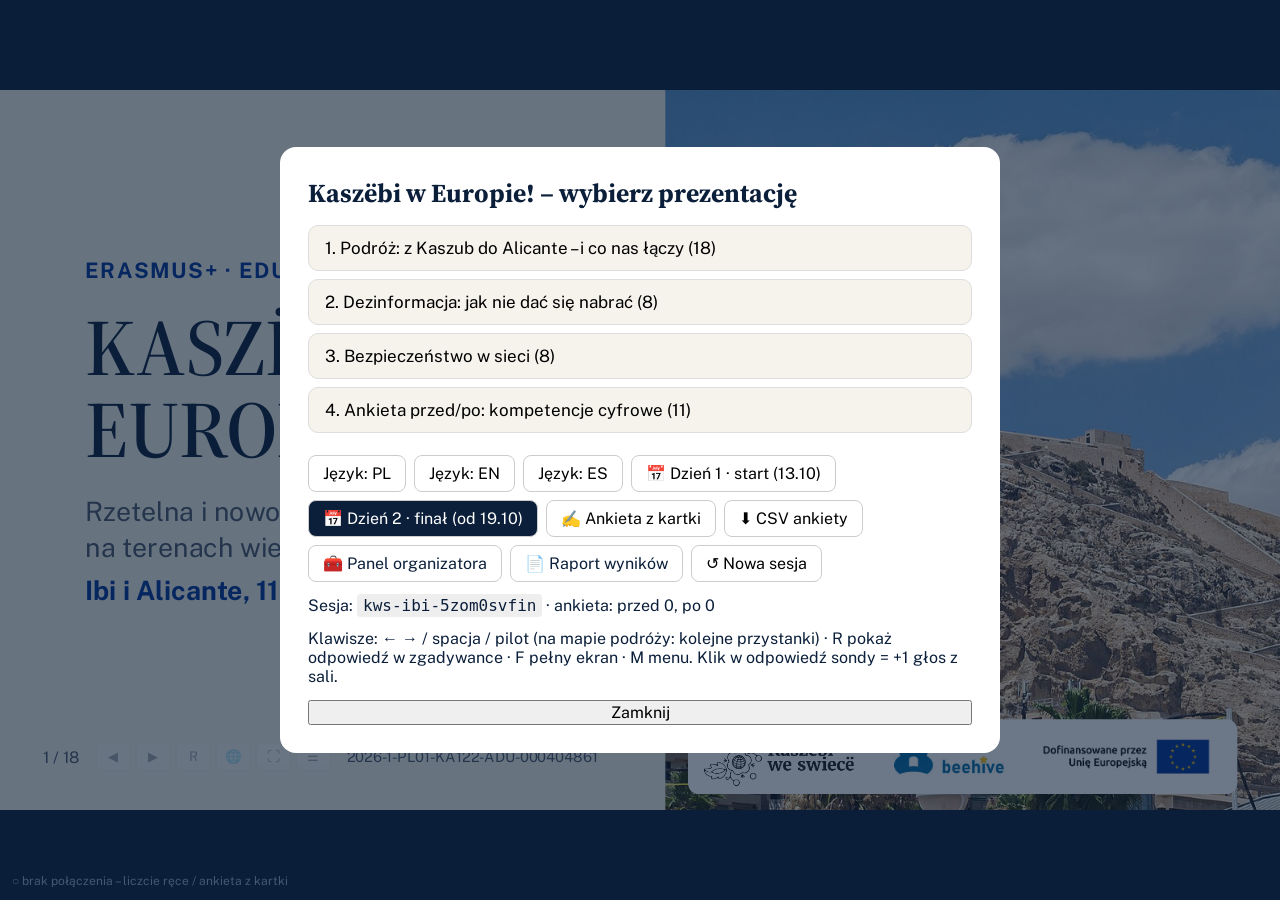
<file: index.html>
<!doctype html>
<html lang="pl">
<head>
<meta charset="utf-8">
<meta name="viewport" content="width=device-width,initial-scale=1">
<title>Kaszëbi w Europie! – prezentacje</title>
<link rel="preconnect" href="https://fonts.googleapis.com">
<link href="https://fonts.googleapis.com/css2?family=Public+Sans:wght@400;700&family=Source+Serif+4:wght@600&display=swap" rel="stylesheet">
<link rel="stylesheet" href="vendor/maplibre-gl.css">
<link rel="stylesheet" href="style.css?v=80">
</head>
<body>
<div id="viewport"></div>
<div id="nav"><button id="prev">←</button><span id="pos"></span><button id="next">→</button></div>
<div id="chrome">
  <button data-act="prev">◀</button><button data-act="next">▶</button>
  <button data-act="reveal">R</button><button data-act="full">⛶</button><button data-act="menu">☰ Menu</button>
</div>
<div id="live"></div>
<div id="menu"><div class="card" id="menucard"></div></div>
<script src="qrcode.min.js"></script>
<script src="data.js?v=80"></script>
<script src="credits.js?v=80"></script>
<script src="vendor/maplibre-gl.js"></script>
<script src="common.js?v=80"></script>
<script src="survey.js?v=80"></script>
<script src="maps.js?v=80"></script>
<script src="app.js?v=80"></script>
</body>
</html>
</file>
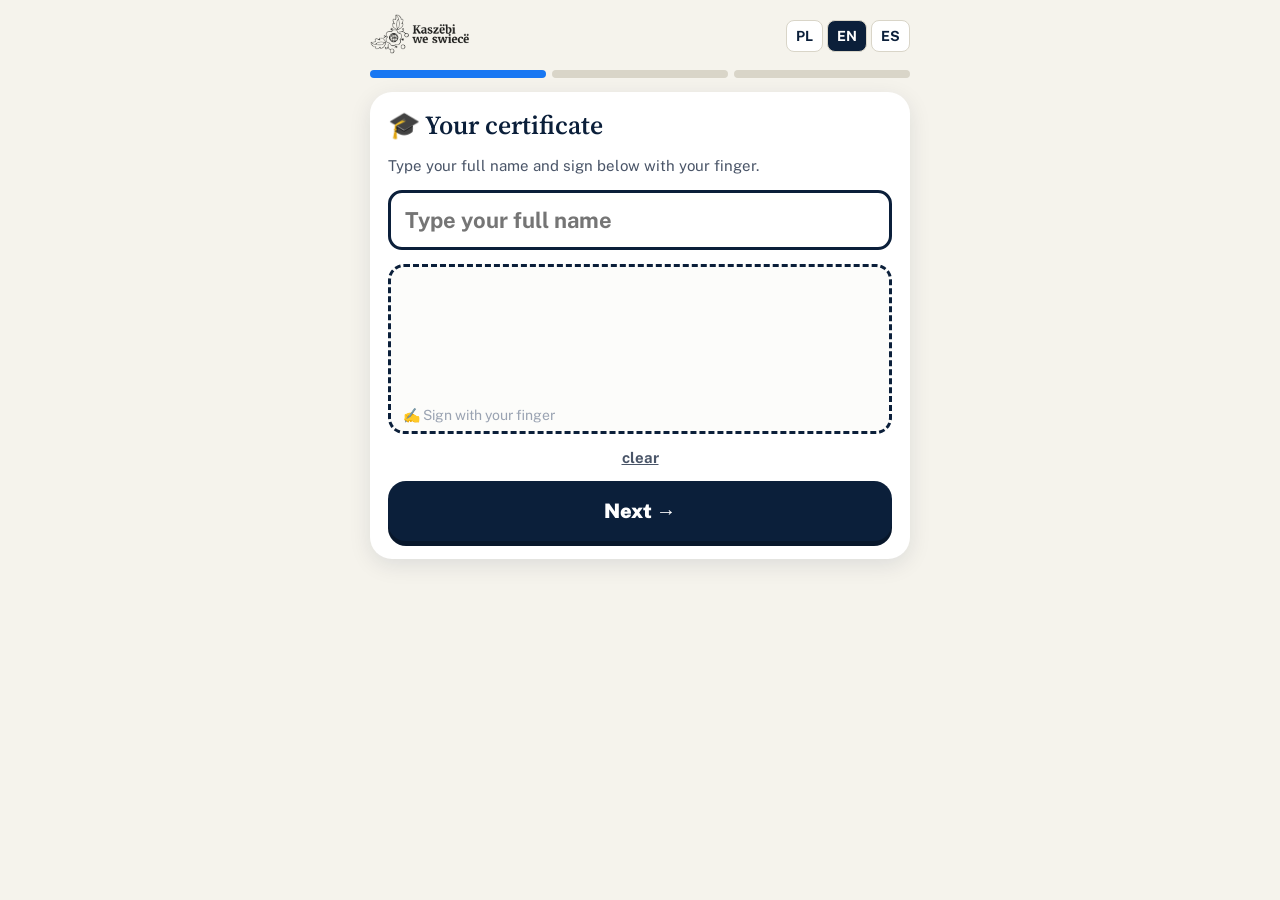
<file: cert.html>
<!doctype html>
<html lang="pl">
<head>
<meta charset="utf-8">
<meta name="viewport" content="width=device-width,initial-scale=1,maximum-scale=1">
<title>Certyfikat – Kaszëbi w Europie!</title>
<link href="https://fonts.googleapis.com/css2?family=Public+Sans:wght@400;700;900&family=Source+Serif+4:wght@600&display=swap" rel="stylesheet">
<style>
  * { box-sizing: border-box; margin: 0; }
  body { background: #F5F3EC; color: #0B1F3A; font-family: 'Public Sans', Arial, sans-serif; padding: 14px; }
  .app { max-width: 540px; margin: 0 auto; }
  .top { display: flex; justify-content: space-between; align-items: center; margin-bottom: 12px; }
  .top img { height: 40px; }
  .langs button { border: 1px solid #D9D5C8; background: #fff; border-radius: 8px; padding: 7px 9px; font: 700 14px 'Public Sans'; margin-left: 4px; color: #0B1F3A; }
  .langs button.on { background: #0B1F3A; color: #fff; }
  .steps { display: flex; gap: 6px; margin-bottom: 14px; }
  .steps i { flex: 1; height: 8px; border-radius: 4px; background: #D9D5C8; }
  .steps i.on { background: #1877F2; }
  .card { background: #fff; border-radius: 22px; padding: 18px; box-shadow: 0 6px 22px rgba(11,31,58,.1); display: flex; flex-direction: column; gap: 14px; }
  h1 { font: 600 26px/1.2 'Source Serif 4', Georgia, serif; }
  .hint { font-size: 15px; color: #4A5568; line-height: 1.4; }
  input.name { font: 700 22px 'Public Sans'; padding: 14px; border-radius: 14px; border: 3px solid #0B1F3A; width: 100%; }
  textarea { font: 17px/1.4 'Public Sans'; padding: 12px; border-radius: 14px; border: 2px solid #D9D5C8; min-height: 110px; width: 100%; }
  .padwrap { position: relative; border: 3px dashed #0B1F3A; border-radius: 16px; height: 170px; touch-action: none; background: #FCFCFA; }
  .padwrap canvas { width: 100%; height: 100%; display: block; }
  .padwrap span { position: absolute; left: 12px; bottom: 8px; color: #9AA3B2; font-size: 14px; pointer-events: none; }
  .btn { display: flex; align-items: center; justify-content: center; gap: 10px; width: 100%; min-height: 60px; border-radius: 18px; border: 0; font: 900 20px 'Public Sans'; background: #0B1F3A; color: #fff; box-shadow: 0 5px 0 #08172B; text-decoration: none; }
  .btn.fb { background: #1877F2; box-shadow: 0 5px 0 #0E5BC2; font-size: 22px; min-height: 70px; }
  .btn.ghost { background: #fff; color: #0B1F3A; border: 2px solid #D9D5C8; box-shadow: none; font-weight: 700; font-size: 17px; min-height: 52px; }
  .btn:disabled { opacity: .5; }
  .link { background: none; border: 0; color: #4A5568; font: 700 15px 'Public Sans'; text-decoration: underline; }
  .chips { display: flex; flex-wrap: wrap; gap: 8px; }
  .chip { font: 14px 'Public Sans'; padding: 8px 12px; border-radius: 99px; background: #fff; border: 1px solid #D9D5C8; color: #0B1F3A; }
  .a4prev { width: 100%; overflow: hidden; border-radius: 6px; box-shadow: 0 4px 16px rgba(0,0,0,.15); background: #fff; }
  .a4prev .cert { transform-origin: top left; }
  #preview { width: 100%; border-radius: 14px; box-shadow: 0 4px 16px rgba(0,0,0,.15); }
  .guide { display: grid; gap: 8px; margin: 4px 0 12px; }
  .gstep { display: flex; gap: 12px; align-items: center; background: #fff; border: 2px solid #E3E0D5; border-radius: 16px; padding: 12px; font-size: 17px; line-height: 1.35; }
  .gstep b { flex: none; width: 36px; height: 36px; border-radius: 50%; background: #1877F2; color: #fff; display: grid; place-items: center; font: 900 18px 'Public Sans'; }
  textarea.copied { min-height: 90px; font-size: 15px; background: #F7F7F4; margin: 8px 0 2px; }
  #guide { display: grid; gap: 8px; }
  .ok { background: #DDF1E4; border-radius: 14px; padding: 14px; font-weight: 700; line-height: 1.4; }
  @media print { body { background: #fff; padding: 0; } .app { display: none; } }
</style>
</head>
<body>
<div class="app">
  <div class="top"><a id="home"><img src="img/kaszebi-logo.png" alt="Kaszëbi we swiecë"></a><div class="langs" id="langs"></div></div>
  <div class="steps" id="steps"></div>
  <div id="main"></div>
</div>
<div class="certs" id="cert"></div>

<script src="data.js?v=80"></script>
<script src="common.js?v=80"></script>
<script src="cert-print.js?v=80"></script>
<script>
  if (!params.get('lang') && store('kws-lang')) LANG = store('kws-lang');
  const topic = params.get('t');
  // Foundation logo = home: the participant's task list for this session.
  document.getElementById('home').href = topic ? `vote.html?lang=${LANG}&t=${topic}` : 'lang.html';
  const C = {
    s1: T('Twój certyfikat', 'Your certificate', 'Tu certificado'),
    s1h: T('Wpisz imię i nazwisko, a poniżej podpisz się palcem.', 'Type your full name and sign below with your finger.', 'Escribe tu nombre y firma abajo con el dedo.'),
    sign: T('✍️ Podpisz się palcem', '✍️ Sign with your finger', '✍️ Firma con el dedo'),
    clear: T('wyczyść', 'clear', 'borrar'),
    next: T('Dalej', 'Next', 'Siguiente'),
    s2: T('Opis na Facebooka', 'Your Facebook text', 'Tu texto para Facebook'),
    s2h: T('Zmień tekst albo zostaw nasz. Dodamy do niego informację o projekcie.', 'Change the text or keep ours. We add the project information to it.', 'Cambia el texto o deja el nuestro. Le añadimos la información del proyecto.'),
    s3: T('Gotowe! Pochwal się', 'Done! Show it off', '¡Listo! Compártelo'),
    s3h: T('Zrób dwa kroki, a potem dodasz post na Facebooku.', 'Do these two steps, then add the post on Facebook.', 'Haz estos dos pasos y luego publica en Facebook.'),
    defaultText: T('Wróciłam/em z Hiszpanii z nową wiedzą: jak rozpoznać oszustwa w sieci i nie dać się nabrać na fake newsy! 🇵🇱🇪🇸', 'Back from Spain with new skills: how to spot online scams and not fall for fake news! 🇵🇱🇪🇸', '¡Vuelvo de España sabiendo detectar estafas en internet y no caer en bulos! 🇵🇱🇪🇸'),
    starters: [T('Najbardziej zaskoczyło mnie… ', 'What surprised me most… ', 'Lo que más me sorprendió… '), T('Polecam taki wyjazd, bo… ', 'I recommend a trip like this because… ', 'Recomiendo un viaje así porque… ')],
    saveImg: T('Zapisz certyfikat do zdjęć', 'Save the certificate to photos', 'Guardar el certificado en fotos'),
    saveHint: T('Bez podpisów, gotowy na Facebooka. iPhone: wybierz „Zapisz obraz”.', 'No signatures, ready for Facebook. iPhone: choose “Save Image”.', 'Sin firmas, listo para Facebook. iPhone: elige «Guardar imagen».'),
    savedOk: T('Certyfikat zapisany w telefonie', 'Certificate saved on your phone', 'Certificado guardado en el teléfono'),
    copy: T('Kopiuj opis do Facebooka', 'Copy the text for Facebook', 'Copiar el texto para Facebook'),
    copiedOk: T('Opis skopiowany. Jest w pamięci telefonu.', 'Text copied. It is in your phone’s memory.', 'Texto copiado. Está en la memoria del teléfono.'),
    copyManual: T('Zaznacz tekst poniżej i skopiuj go.', 'Select the text below and copy it.', 'Selecciona el texto de abajo y cópialo.'),
    copyAgain: T('kopiuj jeszcze raz', 'copy again', 'copiar otra vez'),
    guide: [T('Otwórz Facebooka i kliknij „Co słychać?”', 'Open Facebook and tap “What’s on your mind?”', 'Abre Facebook y pulsa «¿Qué estás pensando?»'),
      T('Przytrzymaj palec na polu tekstu i wybierz „Wklej”', 'Press and hold the text box and choose “Paste”', 'Mantén pulsado el cuadro de texto y elige «Pegar»'),
      T('Kliknij „Zdjęcie”, wybierz certyfikat i zdjęcia z wyjazdu, potem „Opublikuj”', 'Tap “Photo”, pick the certificate and trip photos, then “Post”', 'Pulsa «Foto», elige el certificado y las fotos del viaje y luego «Publicar»')],
    openFb: T('Otwórz Facebooka', 'Open Facebook', 'Abrir Facebook'),
    forPrint: T('Certyfikat do druku', 'Certificate to print', 'Certificado para imprimir'),
    pdf: T('Zapisz certyfikat (PDF)', 'Save the certificate (PDF)', 'Guardar el certificado (PDF)'),
    signed: T('✓ podpisano', '✓ signed', '✓ firmado'),
    sign2: T('Mobilność Erasmus+ „KASZËBI W EUROPIE!” · Ibi i Alicante 2026 · @Kaszëbi we swiecë · Współfinansowane przez Unię Europejską #ErasmusPlus #KaszëbiWEuropie #Cyberbezpieczeństwo', 'Erasmus+ mobility “KASZËBI IN EUROPE!” · Ibi and Alicante 2026 · @Kaszëbi we swiecë · Co-funded by the European Union #ErasmusPlus #KaszëbiWEuropie', 'Movilidad Erasmus+ «KASZËBI EN EUROPA» · Ibi y Alicante 2026 · @Kaszëbi we swiecë · Cofinanciado por la Unión Europea #ErasmusPlus #KaszëbiWEuropie')
  };
  const st = store('kws-cert') || { step: 0, name: '', sig: '', text: '' };
  // Preview (?pv=<step>): a sample participant at that step, never saved over the real one on this device.
  const pv = params.get('pv');
  if (pv !== null) Object.assign(st, { step: +pv || 0, name: 'Anna Kowalska', sig: '', text: '' });
  const saveSt = () => { if (pv === null) store('kws-cert', st); };
  const main = document.getElementById('main');

  function langs() {
    const el = document.getElementById('langs'); el.innerHTML = '';
    ['pl', 'en', 'es'].forEach((l) => el.append(h('button', { class: l === LANG ? 'on' : '', onclick: () => { LANG = l; store('kws-lang', l); draw(); } }, l.toUpperCase())));
    document.getElementById('steps').innerHTML = [0, 1, 2].map((i) => `<i class="${i <= st.step ? 'on' : ''}"></i>`).join('');
  }

  function pad(container) {
    const cv = h('canvas'), wrap = h('div', { class: 'padwrap' }, cv, h('span', {}, L(C.sign)));
    container.append(wrap);
    const ctx = cv.getContext('2d');
    requestAnimationFrame(() => {
      const r = cv.getBoundingClientRect(), k = devicePixelRatio || 1;
      cv.width = r.width * k; cv.height = r.height * k; ctx.scale(k, k);
      ctx.lineWidth = 3; ctx.lineCap = 'round'; ctx.lineJoin = 'round'; ctx.strokeStyle = '#0B1F3A';
      if (st.sig) { const im = new Image(); im.onload = () => ctx.drawImage(im, 0, 0, r.width, r.height); im.src = st.sig; }
    });
    let on = false;
    const pt = (e) => { const r = cv.getBoundingClientRect(); return [e.clientX - r.left, e.clientY - r.top]; };
    cv.addEventListener('pointerdown', (e) => { on = true; cv.setPointerCapture(e.pointerId); const [x, y] = pt(e); ctx.beginPath(); ctx.moveTo(x, y); });
    cv.addEventListener('pointermove', (e) => { if (!on) return; const [x, y] = pt(e); ctx.lineTo(x, y); ctx.stroke(); });
    cv.addEventListener('pointerup', () => { on = false; st.sig = cv.toDataURL('image/png'); saveSt(); });
    return () => { ctx.clearRect(0, 0, cv.width, cv.height); st.sig = ''; saveSt(); };
  }

  function draw() {
    langs(); main.innerHTML = '';
    const card = h('div', { class: 'card' }); main.append(card);
    if (st.step === 0) {
      const inp = h('input', { class: 'name', value: st.name, placeholder: L(UI.certName), autocomplete: 'name' });
      inp.oninput = () => { st.name = inp.value; saveSt(); };
      card.append(h('h1', {}, '🎓 ' + L(C.s1)), h('p', { class: 'hint' }, L(C.s1h)), inp);
      const clear = pad(card);
      card.append(h('button', { class: 'link', onclick: () => { clear(); } }, L(C.clear)),
        h('button', { class: 'btn', onclick: () => { if (!st.name.trim()) { inp.focus(); return; } st.step = 1; saveSt(); draw(); } }, L(C.next) + ' →'));
    } else if (st.step === 1) {
      // Step 2: the participant writes the Facebook text first.
      if (!st.text) st.text = L(C.defaultText);
      const ta = h('textarea', {}); ta.value = st.text; ta.oninput = () => { st.text = ta.value; saveSt(); };
      card.append(h('h1', {}, '✏️ ' + L(C.s2)), h('p', { class: 'hint' }, L(C.s2h)), ta,
        h('div', { class: 'chips' }, C.starters.map((t) => h('button', { class: 'chip', onclick: () => { ta.value += '\n' + L(t); st.text = ta.value; saveSt(); ta.focus(); } }, '+ ' + L(t).trim()))),
        h('button', { class: 'btn', onclick: () => { st.step = 2; saveSt(); draw(); } }, L(C.next) + ' →'),
        h('button', { class: 'link', onclick: () => { st.step = 0; saveSt(); draw(); } }, '← ' + L(C.s1)));
    } else {
      // Step 3: save the masked certificate, copy the text, then a 3-step guide for the Facebook post.
      const saveBtn = h('button', { class: 'btn fb', onclick: () => saveImage(saveBtn) }, '① ' + L(C.saveImg));
      const copyBtn = h('button', { class: 'btn fb', onclick: () => copyText() }, '② ' + L(C.copy));
      const a4 = h('div', { class: 'a4prev' }); a4.innerHTML = certHtml(st.name, st.sig, bossData());
      requestAnimationFrame(() => { const k = a4.clientWidth / a4.firstElementChild.offsetWidth; a4.firstElementChild.style.transform = `scale(${k})`; a4.style.height = a4.firstElementChild.offsetHeight * k + 'px'; });
      card.append(h('h1', {}, '🎉 ' + L(C.s3)), h('p', { class: 'hint' }, L(C.s3h)),
        saveBtn, h('p', { class: 'hint', id: 'saved' }, st.saved ? '✓ ' + L(C.savedOk) : L(C.saveHint)),
        copyBtn, h('div', { id: 'guide' }));
      if (st.copied) showGuide();
      card.append(h('h1', { style: 'margin-top:14px;font-size:21px' }, '🎓 ' + L(C.forPrint)), a4,
        h('button', { class: 'btn ghost', onclick: printCert }, '⬇ ' + L(C.pdf)),
        h('button', { class: 'link', onclick: () => { st.step = 1; saveSt(); draw(); } }, '← ' + L(C.s2)));
    }
  }

  function postText() { return [(st.text || L(C.defaultText)).trim(), L(C.sign2), window.FB.event].filter(Boolean).join('\n\n'); }
  async function saveImage(btn) {
    btn.disabled = true;
    const f = new File([await makeImage()], 'certyfikat-kaszebi-w-europie.jpg', { type: 'image/jpeg' });
    let ok = false;
    try {
      // Phones: the share sheet's "Save image" puts it in the gallery, where Facebook's photo picker finds it.
      if (/Android|iPhone|iPad/i.test(navigator.userAgent) && navigator.canShare && navigator.canShare({ files: [f] })) { await navigator.share({ files: [f] }); ok = true; }
      else { const a = h('a', { href: URL.createObjectURL(f), download: f.name }); document.body.append(a); a.click(); a.remove(); ok = true; }
    } catch (e) { /* closed the share sheet */ }
    if (ok) { st.saved = true; saveSt(); document.getElementById('saved').textContent = '✓ ' + L(C.savedOk); }
    btn.disabled = false;
  }
  async function copyText() {
    let ok = true;
    try { await navigator.clipboard.writeText(postText()); } catch (e) { ok = false; }
    st.copied = true; saveSt(); showGuide(ok);
    // Organiser summary: count participants who got to the Facebook step (no personal data, just the device).
    if (topic && !store('kws-fb-sent-' + topic)) { Live.sendSure(topic, { k: 'fb', d: deviceId() }, null, 6).then((r) => { if (r) store('kws-fb-sent-' + topic, 1); }); }
  }
  function showGuide(ok = true) {
    const g = document.getElementById('guide'); if (!g) return;
    const box = h('textarea', { readonly: true, class: 'copied' }); box.value = postText();
    g.innerHTML = '';
    g.append(h('p', { class: 'ok' }, ok ? '✓ ' + L(C.copiedOk) : L(C.copyManual)), box,
      h('button', { class: 'link', onclick: () => copyText() }, '📋 ' + L(C.copyAgain)),
      h('div', { class: 'guide' }, C.guide.map((t, i) => h('div', { class: 'gstep' }, h('b', {}, String(i + 1)), h('span', {}, L(t))))),
      h('a', { class: 'btn fb', href: 'https://www.facebook.com/', target: '_blank' }, 'f  ' + L(C.openFb)));
    g.scrollIntoView({ behavior: 'smooth', block: 'start' });
  }

  const load = (src) => new Promise((r) => { if (!src) return r(null); const i = new Image(); i.onload = () => r(i); i.onerror = () => r(null); i.src = src; });
  function wrap(x, text, cx, y, maxW, lh) {
    let line = '';
    for (const w of text.split(' ')) { const t = line + w + ' '; if (x.measureText(t).width > maxW && line) { x.fillText(line.trim(), cx, y); line = w + ' '; y += lh; } else line = t; }
    x.fillText(line.trim(), cx, y); return y;
  }
  // 1080×840 picture for Facebook: the certificate with signatures masked.
  async function makeImage() {
    const c = document.createElement('canvas'); c.width = 1080; c.height = 840;
    const x = c.getContext('2d');
    // Certificate card in the printed design (classic diploma): navy double frame, gold inner line, centred text.
    x.fillStyle = '#F5F3EC'; x.fillRect(0, 0, 1080, 1350);
    x.fillStyle = '#fff'; x.fillRect(40, 40, 1000, 760);
    x.strokeStyle = '#0B1F3A'; x.lineWidth = 8; x.strokeRect(52, 52, 976, 736);
    x.lineWidth = 2; x.strokeRect(66, 66, 948, 708);
    x.strokeStyle = '#E5B800'; x.lineWidth = 1.5; x.strokeRect(75, 75, 930, 690);
    const boss = bossData();
    const [logo, eu, bb, sig, bsig, stamp] = await Promise.all([load('img/kaszebi-logo.png'), load('img/eu-pl.jpg'), load('img/bluebeehive.jpg'), load(st.sig), load(boss.sig), load(boss.stamp)]);
    x.textAlign = 'center';
    x.fillStyle = '#003399'; x.font = '700 17px "Public Sans", Arial'; if ('letterSpacing' in x) x.letterSpacing = '4px';
    x.fillText(L(UI.certKick).toUpperCase(), 540, 124); if ('letterSpacing' in x) x.letterSpacing = '0px';
    x.fillStyle = '#0B1F3A'; x.font = '600 56px "Source Serif 4", Georgia, serif'; x.fillText(L(UI.certTitle), 540, 192);
    const nm = st.name.trim() || '…';
    x.font = `italic 500 ${nm.length > 26 ? 44 : 56}px "Source Serif 4", Georgia, serif`; x.fillText(nm, 540, 274);
    x.fillStyle = '#E5B800'; x.fillRect(250, 294, 580, 2.5);
    x.font = '400 20px "Public Sans", Arial'; x.fillStyle = '#26334A';
    let y = wrap(x, L(UI.certBody), 540, 336, 860, 28) + 44;
    // Two short competence columns: digital skills and cybersecurity.
    const cols = [
      [T('Kompetencje cyfrowe', 'Digital skills', 'Competencias digitales'), T('tablet, aplikacje, kody QR', 'tablet, apps, QR codes', 'tableta, apps, códigos QR'), T('AI: Copilot / ChatGPT', 'AI: Copilot / ChatGPT', 'IA: Copilot / ChatGPT'), T('Google Lens, fact-checking', 'Google Lens, fact-checking', 'Google Lens, verificación')],
      [T('Cyberbezpieczeństwo', 'Cybersecurity', 'Ciberseguridad'), T('phishing, SMS, deepfake', 'phishing, texts, deepfakes', 'phishing, SMS, deepfakes'), T('silne hasła, 2FA, BLIK', 'strong passwords, 2FA', 'contraseñas seguras, 2FA'), T('bezpieczny telefon i dane', 'safe phone and data', 'móvil y datos seguros')]
    ];
    cols.forEach((col, i) => col.forEach((t, j) => {
      x.font = j ? '400 19px "Public Sans", Arial' : '700 17px "Public Sans", Arial'; x.fillStyle = j ? '#26334A' : '#003399';
      x.fillText(j ? L(t) : L(t).toUpperCase(), 310 + i * 460, y + j * 27);
    }));
    // Signatures: participant left, president (stamp under signature) right — same as the printed certificate.
    const line = 652, px = 330, bx = 750;
    const put = (img, cx, hh, maxW) => { const w = Math.min(maxW, hh * img.width / img.height); x.drawImage(img, cx - w / 2, line - 4 - hh, w, hh); };
    // Public post: real signatures and the stamp stay off the picture (they appear only on the printed PDF).
    x.font = 'italic 600 26px "Source Serif 4", Georgia, serif'; x.fillStyle = '#6A7385';
    if (sig) x.fillText(L(C.signed), px, line - 16);
    if (stamp || bsig) x.fillText(L(C.signed), bx, line - 16);
    x.fillStyle = '#0B1F3A'; x.fillRect(px - 150, line, 300, 1.5); x.fillRect(bx - 150, line, 300, 1.5);
    x.font = '400 14px "Public Sans", Arial'; x.fillText(L(UI.certSignP), px, line + 22); x.fillText(L(UI.certSignBoss), bx, line + 22);
    // Logo row as on the consent form: foundation + Blue Beehive left, EU right.
    const lw = logo ? 52 * logo.width / logo.height : 0;
    if (logo) x.drawImage(logo, 110, 700, lw, 52);
    if (bb) x.drawImage(bb, 130 + lw, 707, 40 * bb.width / bb.height, 40);
    if (eu) x.drawImage(eu, 970 - 52 * eu.width / eu.height, 700, 52 * eu.width / eu.height, 52);
    return new Promise((r) => c.toBlob(r, 'image/jpeg', 0.9));
  }

  function printCert() {
    // President's signature/stamp come from this device's storage (added on prezes.html); without them the line stays empty.
    const b = this && this.tagName ? this : null, t = b && b.textContent;
    if (b) { b.disabled = true; b.textContent = '⏳ PDF…'; }
    certPdf([{ name: st.name, sig: st.sig, boss: bossData() }], 'certyfikat-kaszebi-w-europie.pdf')
      .catch(() => { document.getElementById('cert').innerHTML = certHtml(st.name, st.sig, bossData()); setTimeout(print, 300); })
      .finally(() => { if (b) { b.disabled = false; b.textContent = t; } });
  }
  draw();
</script>
</body>
</html>
</file>
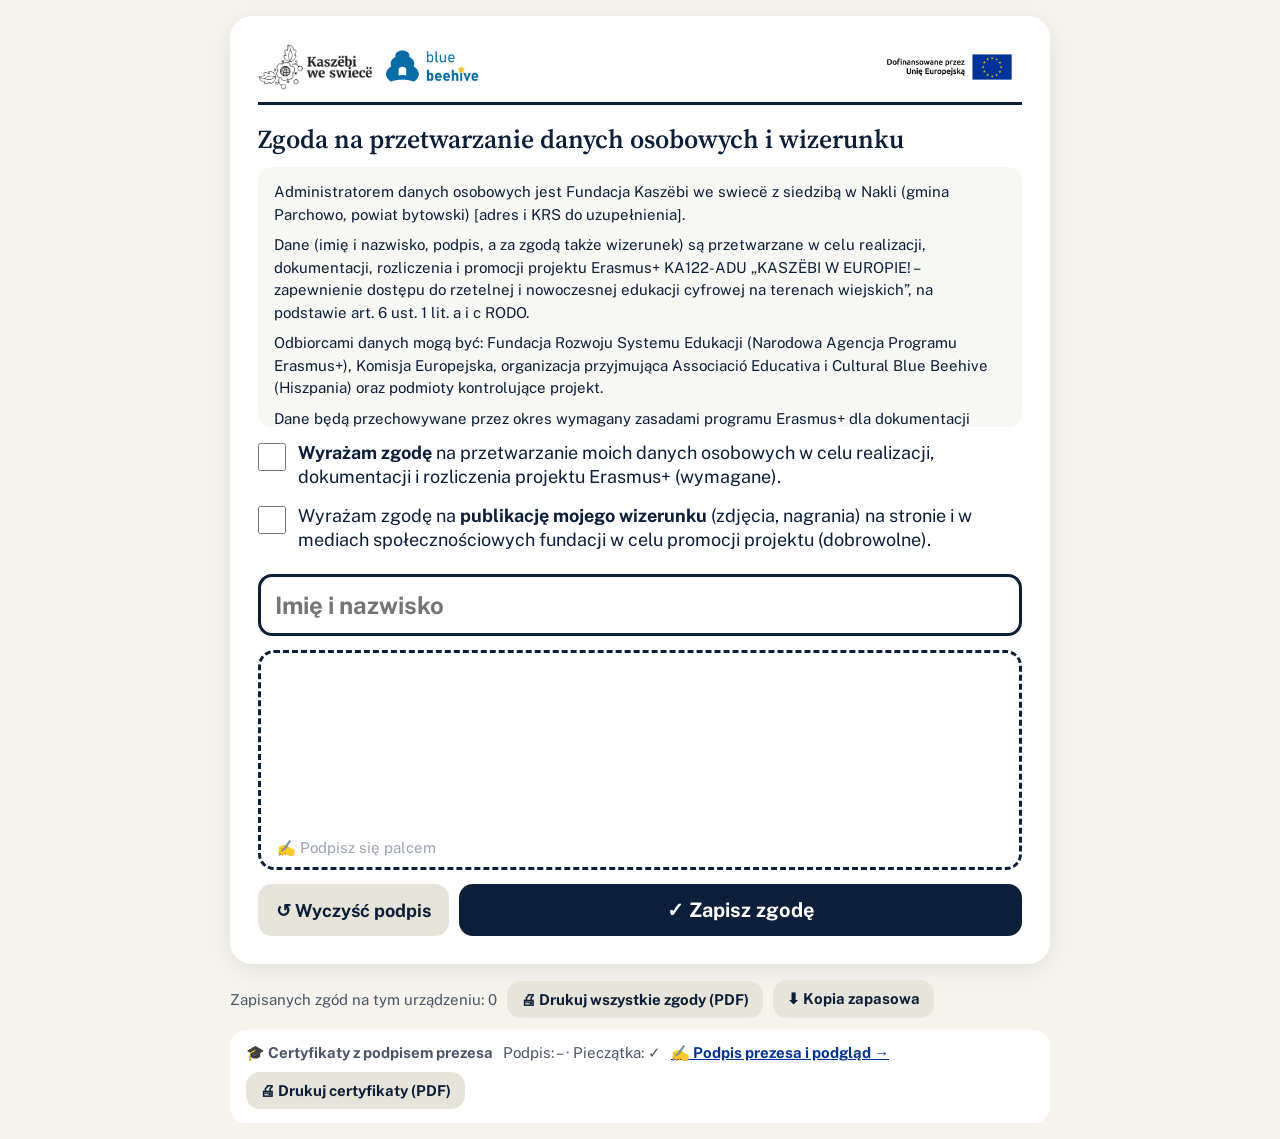
<file: consent.html>
<!doctype html>
<html lang="pl">
<head>
<meta charset="utf-8">
<meta name="viewport" content="width=device-width,initial-scale=1,maximum-scale=1">
<title>Zgody RODO – Kaszëbi w Europie!</title>
<link href="https://fonts.googleapis.com/css2?family=Public+Sans:wght@400;700;900&family=Source+Serif+4:wght@600&display=swap" rel="stylesheet">
<style>
  * { box-sizing: border-box; margin: 0; }
  body { font-family: 'Public Sans', Arial, sans-serif; color: #0B1F3A; background: #F5F3EC; padding: 16px; }
  .page { max-width: 820px; margin: 0 auto; background: #fff; border-radius: 22px; padding: 28px; box-shadow: 0 6px 24px rgba(11,31,58,.08); }
  header { display: flex; align-items: center; gap: 14px; border-bottom: 3px solid #0B1F3A; padding-bottom: 12px; margin-bottom: 16px; flex-wrap: wrap; }
  header img { height: 46px; } header .eu { margin-left: auto; }
  h1 { font: 600 26px 'Source Serif 4', Georgia, serif; margin-bottom: 10px; }
  .clause { font-size: 15px; line-height: 1.5; background: #F7F7F4; border-radius: 14px; padding: 14px 16px; max-height: 260px; overflow: auto; }
  .clause p { margin-bottom: 8px; }
  label.ck { display: flex; gap: 12px; align-items: flex-start; font-size: 18px; margin: 14px 0; line-height: 1.35; }
  label.ck input { width: 28px; height: 28px; flex: none; margin-top: 2px; }
  input.name { width: 100%; font: 700 24px 'Public Sans'; padding: 14px; border-radius: 14px; border: 3px solid #0B1F3A; margin: 8px 0 14px; }
  .padwrap { position: relative; border: 3px dashed #0B1F3A; border-radius: 16px; background: #fff; height: 220px; touch-action: none; }
  .padwrap canvas { width: 100%; height: 100%; display: block; border-radius: 14px; }
  .padwrap span { position: absolute; left: 16px; bottom: 10px; color: #9AA3B2; font-size: 15px; pointer-events: none; }
  .row { display: flex; gap: 10px; margin-top: 14px; flex-wrap: wrap; }
  button { font: 700 18px 'Public Sans'; padding: 14px 18px; border-radius: 14px; border: 0; background: #E7E4DA; color: #0B1F3A; }
  button.main { background: #0B1F3A; color: #fff; flex: 1; font-size: 20px; }
  .ok { background: #DDF1E4; border-radius: 14px; padding: 14px; font-weight: 700; margin-top: 12px; display: none; }
  .admin { max-width: 820px; margin: 16px auto 0; font-size: 15px; color: #4A5568; display: flex; gap: 10px; align-items: center; flex-wrap: wrap; }
  .admin button { font-size: 15px; padding: 10px 14px; }
  .admin.boss { background: #fff; border-radius: 16px; padding: 14px 16px; margin-top: 12px; }
  .admin.boss label { display: flex; flex-direction: column; gap: 4px; font-size: 14px; }
  .print { display: none; }
  @media print {
    body { background: #fff; padding: 0; } .page, .admin { display: none; } .print { display: block; }
    .sheet { page-break-after: always; padding: 10mm 6mm; font-size: 12px; line-height: 1.45; }
    .sheet img.sig { height: 70px; border-bottom: 1px solid #000; }
  }
</style>
</head>
<body>
<div class="page">
  <header><img src="img/kaszebi-logo.png" alt=""><img src="img/bluebeehive.jpg" alt="" style="height:36px"><img class="eu" src="img/eu-pl.jpg" alt=""></header>
  <h1>Zgoda na przetwarzanie danych osobowych i wizerunku</h1>
  <div class="clause" id="clause"></div>
  <label class="ck"><input type="checkbox" id="c1"> <span><b>Wyrażam zgodę</b> na przetwarzanie moich danych osobowych w celu realizacji, dokumentacji i rozliczenia projektu Erasmus+ (wymagane).</span></label>
  <label class="ck"><input type="checkbox" id="c2"> <span>Wyrażam zgodę na <b>publikację mojego wizerunku</b> (zdjęcia, nagrania) na stronie i w mediach społecznościowych fundacji w celu promocji projektu (dobrowolne).</span></label>
  <input class="name" id="name" placeholder="Imię i nazwisko" autocomplete="off">
  <div class="padwrap"><canvas id="pad"></canvas><span>✍️ Podpisz się palcem</span></div>
  <div class="row"><button id="clear">↺ Wyczyść podpis</button><button class="main" id="save">✓ Zapisz zgodę</button></div>
  <div class="ok" id="ok"></div>
</div>
<div class="admin"><span id="count"></span><button id="print">🖨 Drukuj wszystkie zgody (PDF)</button><button id="backup">⬇ Kopia zapasowa</button></div>
<div class="admin boss">
  <b>🎓 Certyfikaty z podpisem prezesa</b>
  <span id="bossInfo"></span>
  <a href="prezes.html" style="font-weight:700;color:#003399">✍️ Podpis prezesa i podgląd →</a>
  <button id="certs">🖨 Drukuj certyfikaty (PDF)</button>
</div>
<div class="print" id="printArea"></div>
<div class="certs" id="certArea"></div>

<script src="data.js?v=80"></script>
<script src="common.js?v=80"></script>
<script src="cert-print.js?v=80"></script>
<script>
  LANG = 'pl'; // organiser station: consents and certificates print in Polish
  // Consents stay on this tablet only (never sent over the internet); print them as PDF for the project files.
  const CLAUSE = [
    'Administratorem danych osobowych jest Fundacja Kaszëbi we swiecë z siedzibą w Nakli (gmina Parchowo, powiat bytowski) [adres i KRS do uzupełnienia].',
    'Dane (imię i nazwisko, podpis, a za zgodą także wizerunek) są przetwarzane w celu realizacji, dokumentacji, rozliczenia i promocji projektu Erasmus+ KA122-ADU „KASZËBI W EUROPIE! – zapewnienie dostępu do rzetelnej i nowoczesnej edukacji cyfrowej na terenach wiejskich”, na podstawie art. 6 ust. 1 lit. a i c RODO.',
    'Odbiorcami danych mogą być: Fundacja Rozwoju Systemu Edukacji (Narodowa Agencja Programu Erasmus+), Komisja Europejska, organizacja przyjmująca Associació Educativa i Cultural Blue Beehive (Hiszpania) oraz podmioty kontrolujące projekt.',
    'Dane będą przechowywane przez okres wymagany zasadami programu Erasmus+ dla dokumentacji projektu, a dane przetwarzane na podstawie zgody do czasu jej wycofania.',
    'Przysługuje Pani/Panu prawo dostępu do danych, ich sprostowania, usunięcia, ograniczenia przetwarzania, wycofania zgody w dowolnym momencie (bez wpływu na wcześniejsze przetwarzanie) oraz wniesienia skargi do Prezesa Urzędu Ochrony Danych Osobowych.',
    'Podanie danych jest dobrowolne, ale niezbędne do udziału w projekcie. Zgoda na publikację wizerunku jest całkowicie dobrowolna. Ankieta ewaluacyjna jest anonimowa.'
  ];
  document.getElementById('clause').innerHTML = CLAUSE.map((p) => `<p>${p}</p>`).join('');
  const KEY = 'kws-consents';
  const list = () => store(KEY) || [];

  // Finger signature pad
  const cv = document.getElementById('pad'), ctx = cv.getContext('2d');
  let drawing = false, dirty = false;
  function size() { const r = cv.getBoundingClientRect(), k = devicePixelRatio || 1; cv.width = r.width * k; cv.height = r.height * k; ctx.scale(k, k); ctx.lineWidth = 3.2; ctx.lineCap = 'round'; ctx.lineJoin = 'round'; ctx.strokeStyle = '#0B1F3A'; }
  size(); addEventListener('resize', () => { if (!dirty) size(); });
  const pt = (e) => { const r = cv.getBoundingClientRect(); return [e.clientX - r.left, e.clientY - r.top]; };
  cv.addEventListener('pointerdown', (e) => { drawing = true; dirty = true; cv.setPointerCapture(e.pointerId); const [x, y] = pt(e); ctx.beginPath(); ctx.moveTo(x, y); });
  cv.addEventListener('pointermove', (e) => { if (!drawing) return; const [x, y] = pt(e); ctx.lineTo(x, y); ctx.stroke(); });
  addEventListener('pointerup', () => { drawing = false; });
  document.getElementById('clear').onclick = () => { ctx.clearRect(0, 0, cv.width, cv.height); dirty = false; };

  function refresh() { document.getElementById('count').textContent = `Zapisanych zgód na tym urządzeniu: ${list().length}`; }
  document.getElementById('save').onclick = () => {
    const name = document.getElementById('name').value.trim();
    if (!document.getElementById('c1').checked) { alert('Zaznacz zgodę na przetwarzanie danych (wymagane).'); return; }
    if (!name) { document.getElementById('name').focus(); return; }
    if (!dirty) { alert('Podpisz się palcem w ramce.'); return; }
    const all = list();
    all.push({ name, image: document.getElementById('c2').checked, sig: cv.toDataURL('image/png'), at: new Date().toISOString() });
    store(KEY, all);
    const ok = document.getElementById('ok'); ok.style.display = 'block'; ok.textContent = `✓ Dziękujemy, ${name}! Zgoda zapisana. Następna osoba może się podpisać.`;
    document.getElementById('name').value = ''; document.getElementById('c1').checked = false; document.getElementById('c2').checked = false;
    ctx.clearRect(0, 0, cv.width, cv.height); dirty = false; refresh(); scrollTo(0, 0);
  };
  document.getElementById('print').onclick = () => {
    const pa = document.getElementById('printArea');
    pa.innerHTML = list().map((c) => `<div class="sheet"><h2 style="font-family:Georgia">Zgoda na przetwarzanie danych osobowych i wizerunku</h2>
      ${CLAUSE.map((p) => `<p>${p}</p>`).join('')}
      <p>☑ Zgoda na przetwarzanie danych w celu realizacji projektu</p><p>${c.image ? '☑' : '☐'} Zgoda na publikację wizerunku</p>
      <p><b>${c.name}</b> · ${new Date(c.at).toLocaleString('pl-PL')}</p><img class="sig" src="${c.sig}" alt=""></div>`).join('');
    document.getElementById('certArea').innerHTML = '';
    setPage('A4 portrait', 12); print();
  };
  // President's signature and stamp are added on prezes.html; kept in this browser only, never uploaded.
  const BOSS = 'kws-boss';
  const boss = () => store(BOSS) || {};
  function bossInfo() { const b = bossData(); document.getElementById('bossInfo').textContent = `Podpis: ${b.sig ? '✓' : '–'} · Pieczątka: ${b.stamp ? '✓' : '–'}`; }
  document.getElementById('certs').onclick = () => {
    const all = list(); if (!all.length) { alert('Brak zapisanych osób.'); return; }
    const b = document.getElementById('certs'), t = b.textContent; b.disabled = true; b.textContent = '⏳ PDF…';
    certPdf(all.map((c) => ({ name: c.name, sig: c.sig, boss: bossData() })), 'certyfikaty-kaszebi-w-europie.pdf')
      .catch(() => alert('Nie udało się utworzyć PDF. Sprawdź internet i spróbuj ponownie.'))
      .finally(() => { b.disabled = false; b.textContent = t; });
  };
  bossInfo();
  document.getElementById('backup').onclick = () => {
    const a = document.createElement('a');
    a.href = URL.createObjectURL(new Blob([JSON.stringify(list(), null, 1)], { type: 'application/json' }));
    a.download = 'zgody-rodo-kaszebi-w-europie.json'; a.click();
  };
  refresh();
</script>
</body>
</html>
</file>
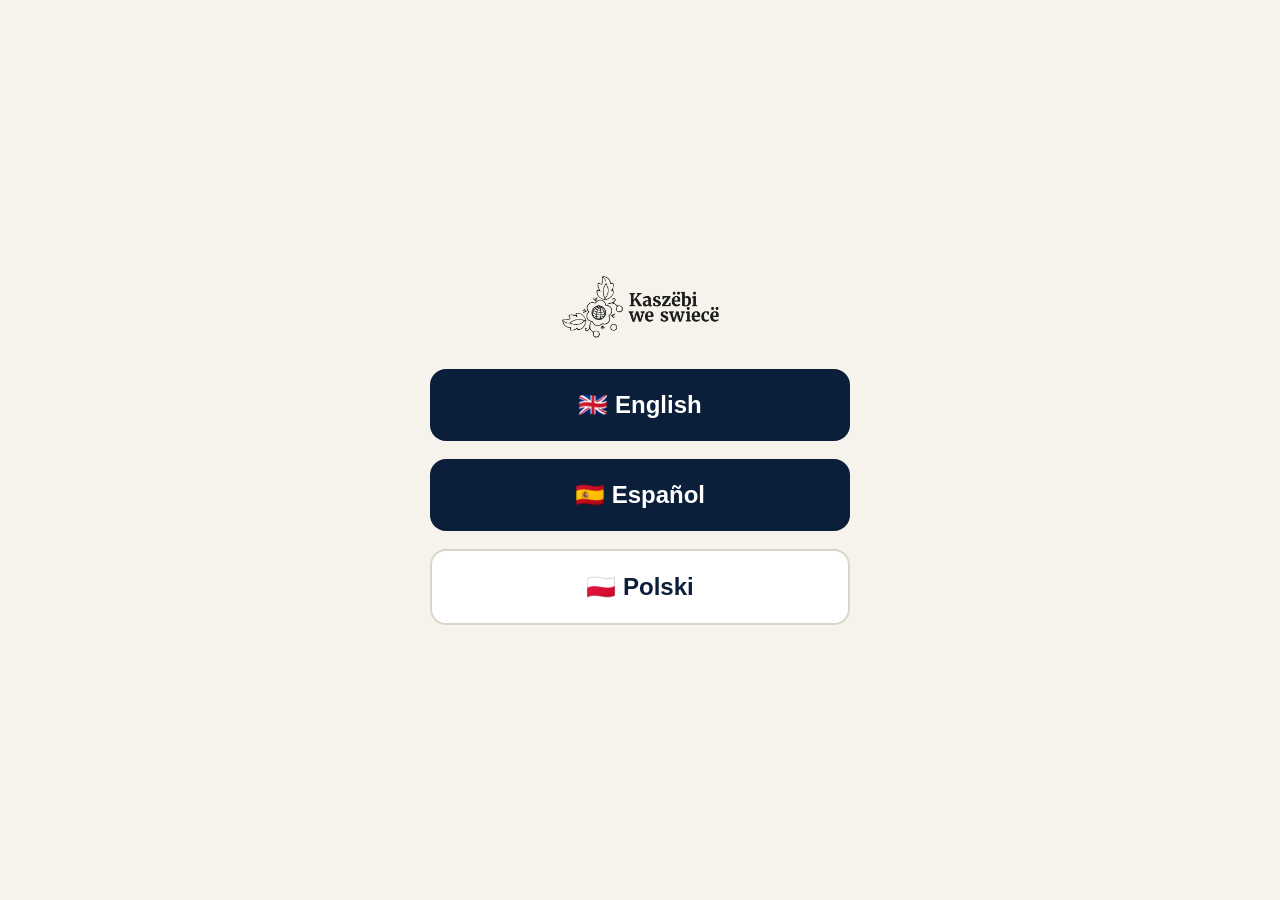
<file: lang.html>
<!doctype html>
<html lang="en">
<head>
<meta charset="utf-8">
<meta name="viewport" content="width=device-width,initial-scale=1">
<title>Kaszëbi w Europie! – language</title>
<style>
  body { margin: 0; min-height: 100vh; background: #F5F3EC; color: #0B1F3A; font-family: Arial, sans-serif; display: flex; flex-direction: column; align-items: center; justify-content: center; gap: 18px; padding: 24px; box-sizing: border-box; }
  img { height: 64px; margin-bottom: 12px; }
  a { display: block; width: min(420px, 100%); padding: 22px; border-radius: 16px; background: #0B1F3A; color: #fff; text-decoration: none; font-size: 24px; font-weight: 700; text-align: center; box-sizing: border-box; }
  a.alt { background: #fff; color: #0B1F3A; border: 2px solid #D9D5C8; }
</style>
</head>
<body>
<img src="img/kaszebi-logo.png" alt="Kaszëbi we swiecë">
<a id="en" class="">🇬🇧 English</a>
<a id="es" class="">🇪🇸 Español</a>
<a id="pl" class="alt">🇵🇱 Polski</a>
<script>
  const p = new URLSearchParams(location.search);
  ['en', 'es', 'pl'].forEach((l) => {
    const q = new URLSearchParams({ d: p.get('d') || 'p1', s: p.get('s') || '0', lang: l, view: '1' });
    if (p.get('t')) q.set('t', p.get('t'));
    document.getElementById(l).href = 'index.html?' + q;
  });
</script>
</body>
</html>
</file>
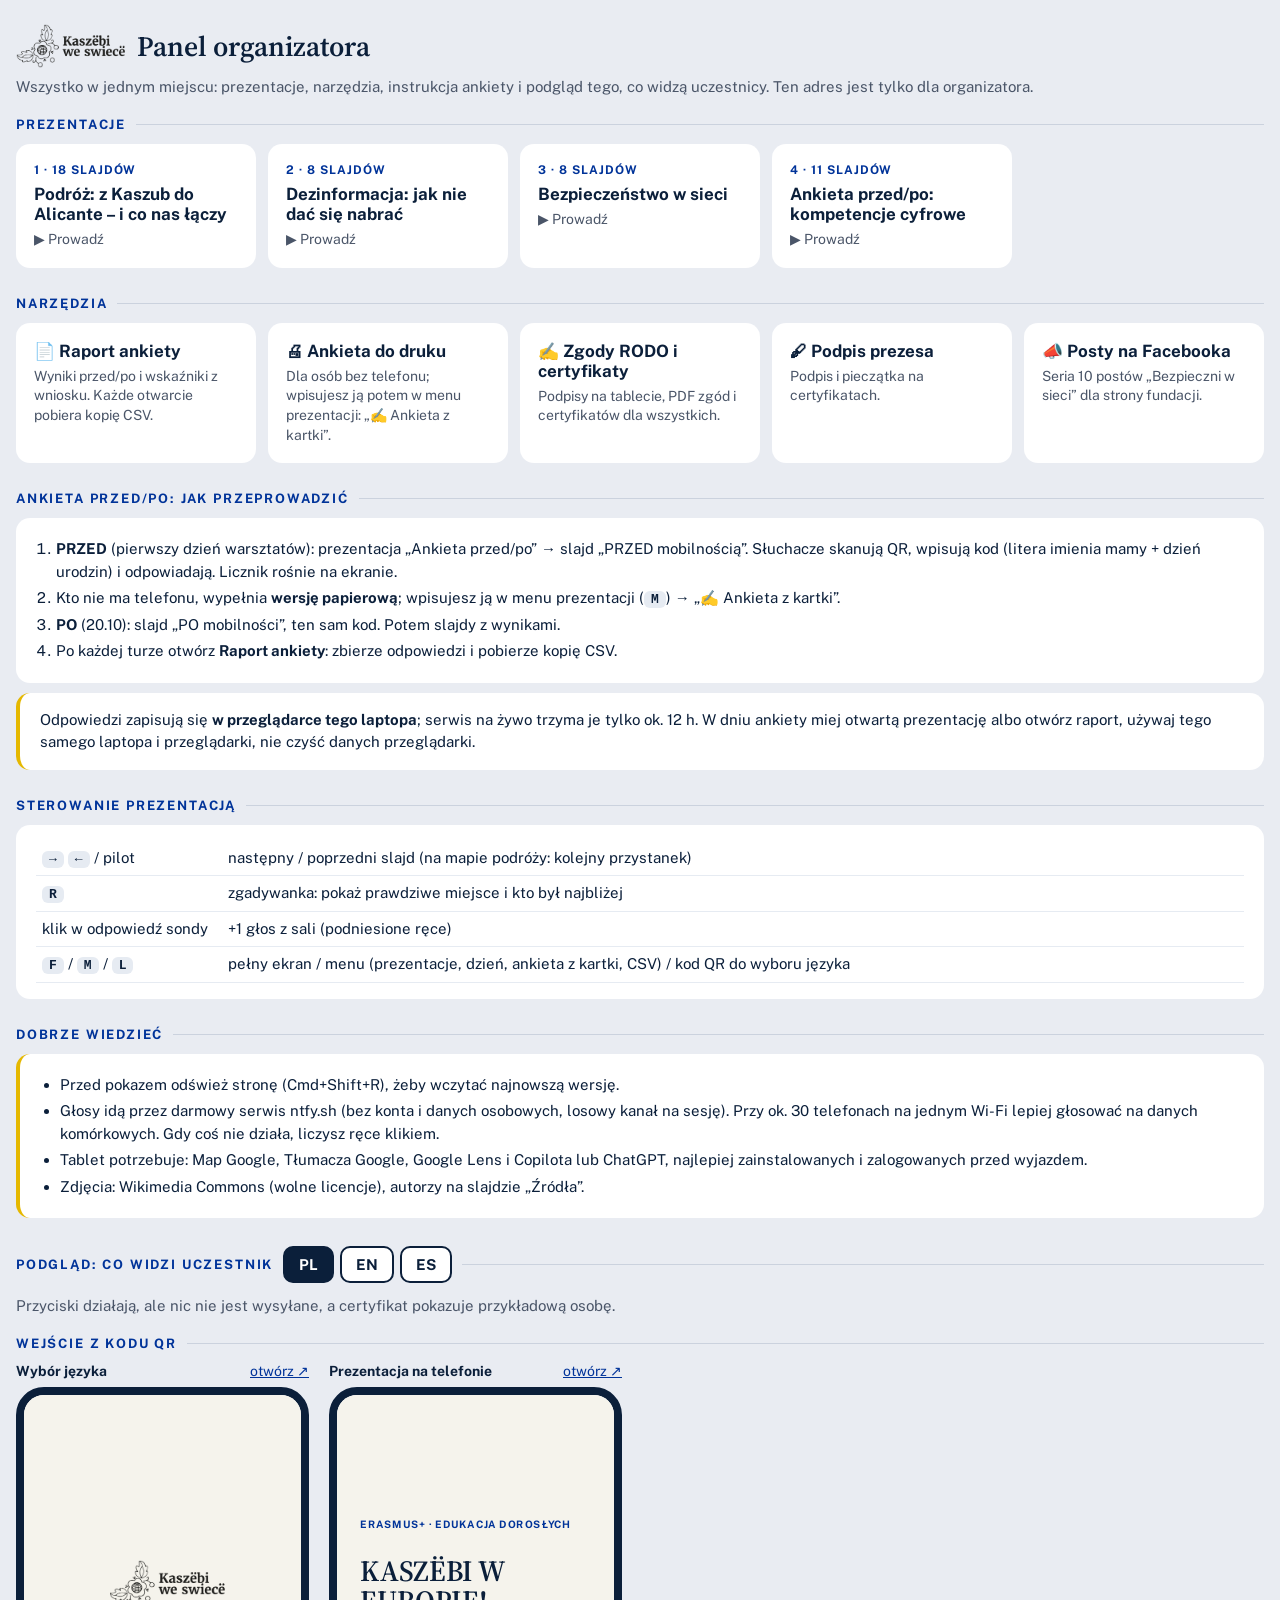
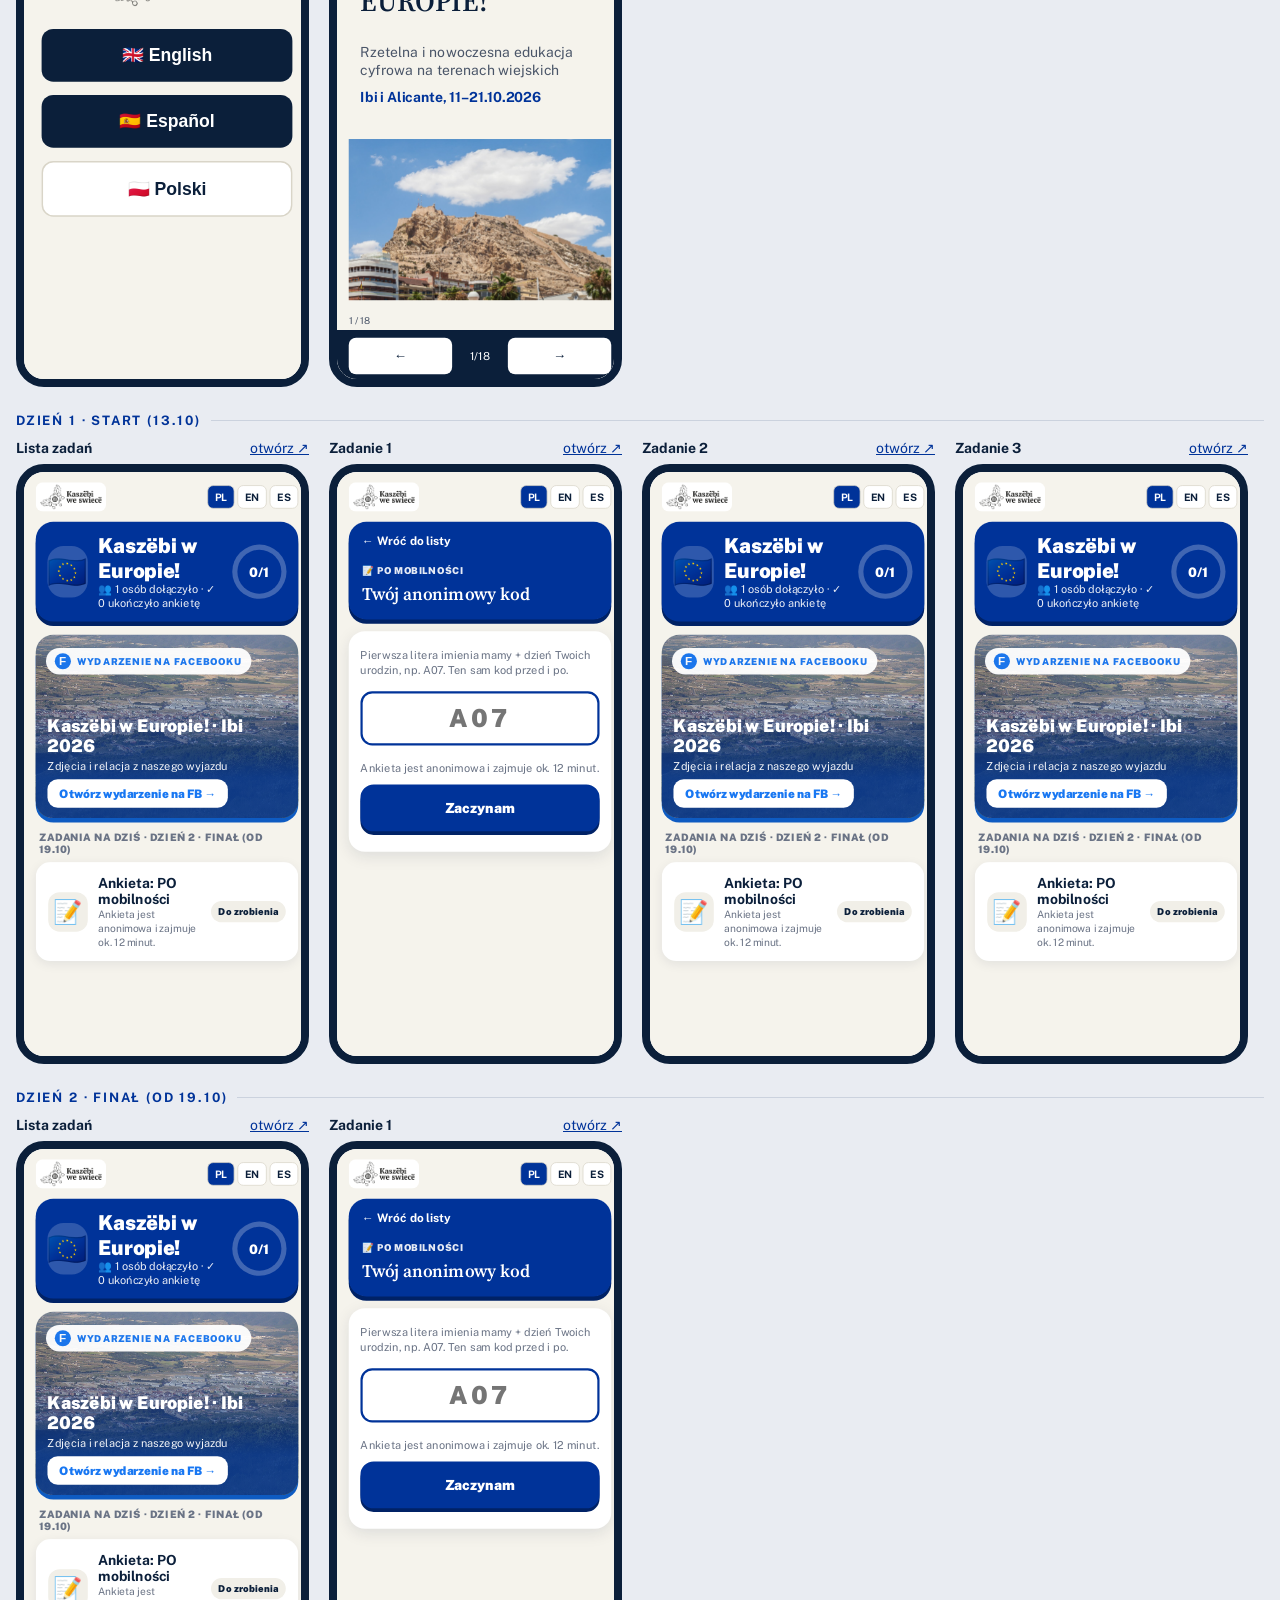
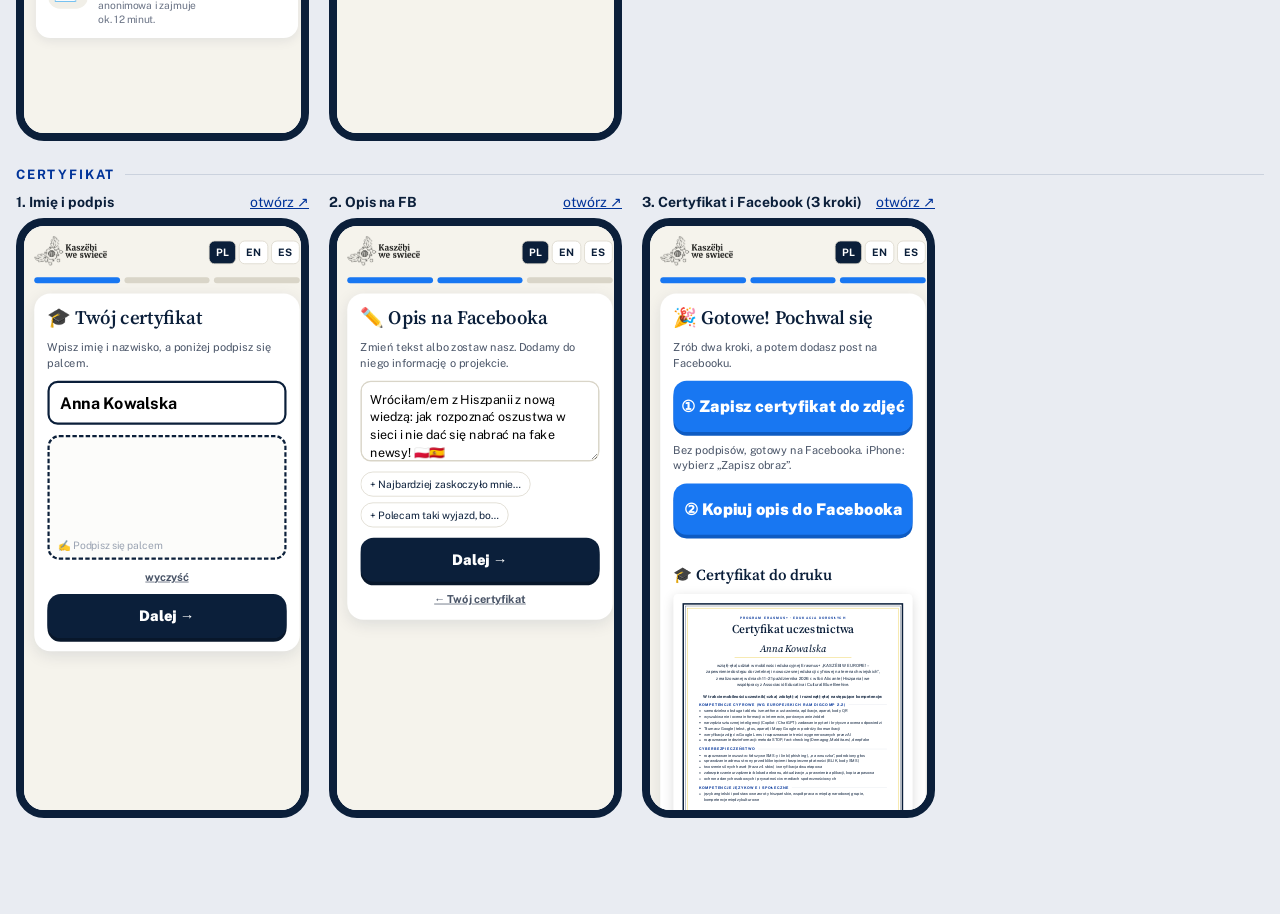
<file: panel.html>
<!doctype html>
<html lang="pl">
<head>
<meta charset="utf-8">
<meta name="viewport" content="width=device-width,initial-scale=1">
<title>Panel organizatora – Kaszëbi w Europie!</title>
<link href="https://fonts.googleapis.com/css2?family=Public+Sans:wght@400;700;900&family=Source+Serif+4:wght@600&display=swap" rel="stylesheet">
<style>
  * { box-sizing: border-box; margin: 0; }
  body { font-family: 'Public Sans', Arial, sans-serif; color: #0B1F3A; background: #E9ECF2; padding: 24px 16px 60px; }
  header, section, .note { max-width: 1400px; margin-left: auto; margin-right: auto; }
  header { margin-bottom: 8px; display: flex; flex-wrap: wrap; gap: 12px; align-items: center; }
  header img { height: 44px; }
  h1 { font: 600 28px 'Source Serif 4', Georgia, serif; }
  .note { margin-bottom: 18px; color: #4A5568; font-size: 15px; line-height: 1.5; }
  section { margin-bottom: 28px; }
  h2 { font: 700 13px 'Public Sans'; letter-spacing: .14em; text-transform: uppercase; color: #003399; margin: 0 0 12px; display: flex; gap: 10px; align-items: center; }
  h2::after { content: ''; flex: 1; height: 1px; background: #CBD2DE; }
  .grid { display: grid; grid-template-columns: repeat(auto-fill, minmax(240px, 1fr)); gap: 12px; }
  .card { background: #fff; border-radius: 14px; padding: 16px; display: flex; flex-direction: column; gap: 6px; color: inherit; text-decoration: none; border: 2px solid transparent; }
  a.card:hover { border-color: #003399; }
  .card b { font-size: 17px; } .card span { color: #4A5568; font-size: 14px; line-height: 1.4; }
  .card .n { font-size: 12px; letter-spacing: .08em; text-transform: uppercase; color: #003399; font-weight: 700; }
  .box { background: #fff; border-radius: 14px; padding: 16px 20px; font-size: 15px; line-height: 1.5; }
  .box + .box { margin-top: 10px; } .warn { border-left: 4px solid #E5B800; }
  ol, ul { padding-left: 20px; } li { margin: 4px 0; }
  kbd { background: #E6EBF2; border-radius: 6px; padding: 1px 7px; font: 600 13px ui-monospace, monospace; }
  table { border-collapse: collapse; width: 100%; } td { padding: 6px; border-bottom: 1px solid #E6EBF2; vertical-align: top; } td:first-child { white-space: nowrap; width: 1%; padding-right: 14px; }
  .langs { margin-left: auto; display: flex; gap: 6px; }
  .langs button { font: 700 15px 'Public Sans'; padding: 8px 14px; border-radius: 10px; border: 2px solid #0B1F3A; background: #fff; color: #0B1F3A; cursor: pointer; }
  .langs button.on { background: #0B1F3A; color: #fff; }
  .row { display: flex; gap: 20px; overflow-x: auto; padding-bottom: 8px; }
  figure { flex: none; display: grid; gap: 8px; }
  figcaption { font-size: 14px; font-weight: 700; display: flex; justify-content: space-between; gap: 8px; }
  figcaption a { color: #003399; font-weight: 400; }
  /* Phone 390×800 shown at 75%. */
  .ph { width: 293px; height: 600px; border-radius: 28px; border: 8px solid #0B1F3A; overflow: hidden; background: #fff; }
  .ph iframe { width: 390px; height: 800px; border: 0; transform: scale(.7333); transform-origin: top left; }
</style>
</head>
<body>
<header><img src="img/kaszebi-logo.png" alt="Kaszëbi we swiecë"><h1>Panel organizatora</h1></header>
<p class="note">Wszystko w jednym miejscu: prezentacje, narzędzia, instrukcja ankiety i podgląd tego, co widzą uczestnicy. Ten adres jest tylko dla organizatora.</p>

<section><h2>Prezentacje</h2><div class="grid" id="decks"></div></section>

<section><h2>Narzędzia</h2><div class="grid">
  <a class="card" href="report.html" target="_blank"><b>📄 Raport ankiety</b><span>Wyniki przed/po i wskaźniki z wniosku. Każde otwarcie pobiera kopię CSV.</span></a>
  <a class="card" href="survey-print.html" target="_blank"><b>🖨 Ankieta do druku</b><span>Dla osób bez telefonu; wpisujesz ją potem w menu prezentacji: „✍ Ankieta z kartki”.</span></a>
  <a class="card" href="consent.html" target="_blank"><b>✍️ Zgody RODO i certyfikaty</b><span>Podpisy na tablecie, PDF zgód i certyfikatów dla wszystkich.</span></a>
  <a class="card" href="prezes.html" target="_blank"><b>🖋 Podpis prezesa</b><span>Podpis i pieczątka na certyfikatach.</span></a>
  <a class="card" href="social.html" target="_blank"><b>📣 Posty na Facebooka</b><span>Seria 10 postów „Bezpieczni w sieci” dla strony fundacji.</span></a>
</div></section>

<section><h2>Ankieta przed/po: jak przeprowadzić</h2>
  <div class="box"><ol>
    <li><b>PRZED</b> (pierwszy dzień warsztatów): prezentacja „Ankieta przed/po” → slajd „PRZED mobilnością”. Słuchacze skanują QR, wpisują kod (litera imienia mamy + dzień urodzin) i odpowiadają. Licznik rośnie na ekranie.</li>
    <li>Kto nie ma telefonu, wypełnia <b>wersję papierową</b>; wpisujesz ją w menu prezentacji (<kbd>M</kbd>) → „✍ Ankieta z kartki”.</li>
    <li><b>PO</b> (20.10): slajd „PO mobilności”, ten sam kod. Potem slajdy z wynikami.</li>
    <li>Po każdej turze otwórz <b>Raport ankiety</b>: zbierze odpowiedzi i pobierze kopię CSV.</li>
  </ol></div>
  <div class="box warn">Odpowiedzi zapisują się <b>w przeglądarce tego laptopa</b>; serwis na żywo trzyma je tylko ok. 12 h. W dniu ankiety miej otwartą prezentację albo otwórz raport, używaj tego samego laptopa i przeglądarki, nie czyść danych przeglądarki.</div>
</section>

<section><h2>Sterowanie prezentacją</h2><div class="box"><table>
  <tr><td><kbd>→</kbd> <kbd>←</kbd> / pilot</td><td>następny / poprzedni slajd (na mapie podróży: kolejny przystanek)</td></tr>
  <tr><td><kbd>R</kbd></td><td>zgadywanka: pokaż prawdziwe miejsce i kto był najbliżej</td></tr>
  <tr><td>klik w odpowiedź sondy</td><td>+1 głos z sali (podniesione ręce)</td></tr>
  <tr><td><kbd>F</kbd> / <kbd>M</kbd> / <kbd>L</kbd></td><td>pełny ekran / menu (prezentacje, dzień, ankieta z kartki, CSV) / kod QR do wyboru języka</td></tr>
</table></div></section>

<section><h2>Dobrze wiedzieć</h2><div class="box warn"><ul>
  <li>Przed pokazem odśwież stronę (Cmd+Shift+R), żeby wczytać najnowszą wersję.</li>
  <li>Głosy idą przez darmowy serwis ntfy.sh (bez konta i danych osobowych, losowy kanał na sesję). Przy ok. 30 telefonach na jednym Wi-Fi lepiej głosować na danych komórkowych. Gdy coś nie działa, liczysz ręce klikiem.</li>
  <li>Tablet potrzebuje: Map Google, Tłumacza Google, Google Lens i Copilota lub ChatGPT, najlepiej zainstalowanych i zalogowanych przed wyjazdem.</li>
  <li>Zdjęcia: Wikimedia Commons (wolne licencje), autorzy na slajdzie „Źródła”.</li>
</ul></div></section>

<section><h2>Podgląd: co widzi uczestnik <span class="langs" id="langs"></span></h2>
  <p class="note" style="margin:0 0 12px">Przyciski działają, ale nic nie jest wysyłane, a certyfikat pokazuje przykładową osobę.</p>
  <div id="all"></div>
</section>

<script src="data.js?v=80"></script>
<script>
  // Preview session id, so nothing mixes with a real class session.
  const TOPIC = 'podglad';
  let lang = new URLSearchParams(location.search).get('lang') || 'pl';
  const name = (t) => (t && t[lang]) || (t && t.pl) || '';
  document.getElementById('decks').innerHTML = window.DECKS.map((d, i) =>
    `<a class="card" href="index.html?d=${d.id}" target="_blank"><span class="n">${i + 1} · ${d.slides.length} slajdów</span><b>${d.title.pl}</b><span>▶ Prowadź</span></a>`).join('');
  function build() {
    document.getElementById('langs').innerHTML = ['pl', 'en', 'es'].map((l) => `<button class="${l === lang ? 'on' : ''}" data-l="${l}">${l.toUpperCase()}</button>`).join('');
    const q = (pv, extra) => `pv=${pv}&t=${TOPIC}&lang=${lang}${extra ? '&' + extra : ''}`;
    const groups = [
      ['Wejście z kodu QR', [['Wybór języka', `lang.html?${q(1)}`], ['Prezentacja na telefonie', `index.html?${q(1, 'view=1&d=p1&s=0')}`]]],
      ...Object.keys(window.DAYS).map((d) => [name(window.DAYS[d].name), [
        ['Lista zadań', `vote.html?${q(1, 'day=' + d)}`],
        ...window.DAYS[d].acts.map((a, i) => [`Zadanie ${i + 1}`, `vote.html?${q(1, `day=${d}&open=${i}`)}`])
      ]]),
      ['Certyfikat', [['1. Imię i podpis', `cert.html?${q(0)}`], ['2. Opis na FB', `cert.html?${q(1)}`], ['3. Certyfikat i Facebook (3 kroki)', `cert.html?${q(2)}`]]]
    ];
    document.getElementById('all').innerHTML = groups.map(([g, items]) => `<h2 style="margin-top:18px">${g}</h2><div class="row">${items.map(([t, u]) =>
      `<figure><figcaption>${t}<a href="${u}" target="_blank">otwórz ↗</a></figcaption><div class="ph"><iframe loading="lazy" src="${u}" title="${t}"></iframe></div></figure>`).join('')}</div>`).join('');
  }
  document.getElementById('langs').onclick = (e) => { const l = e.target.dataset.l; if (!l) return; lang = l; history.replaceState(null, '', '?lang=' + l); build(); };
  build();
</script>
</body>
</html>
</file>
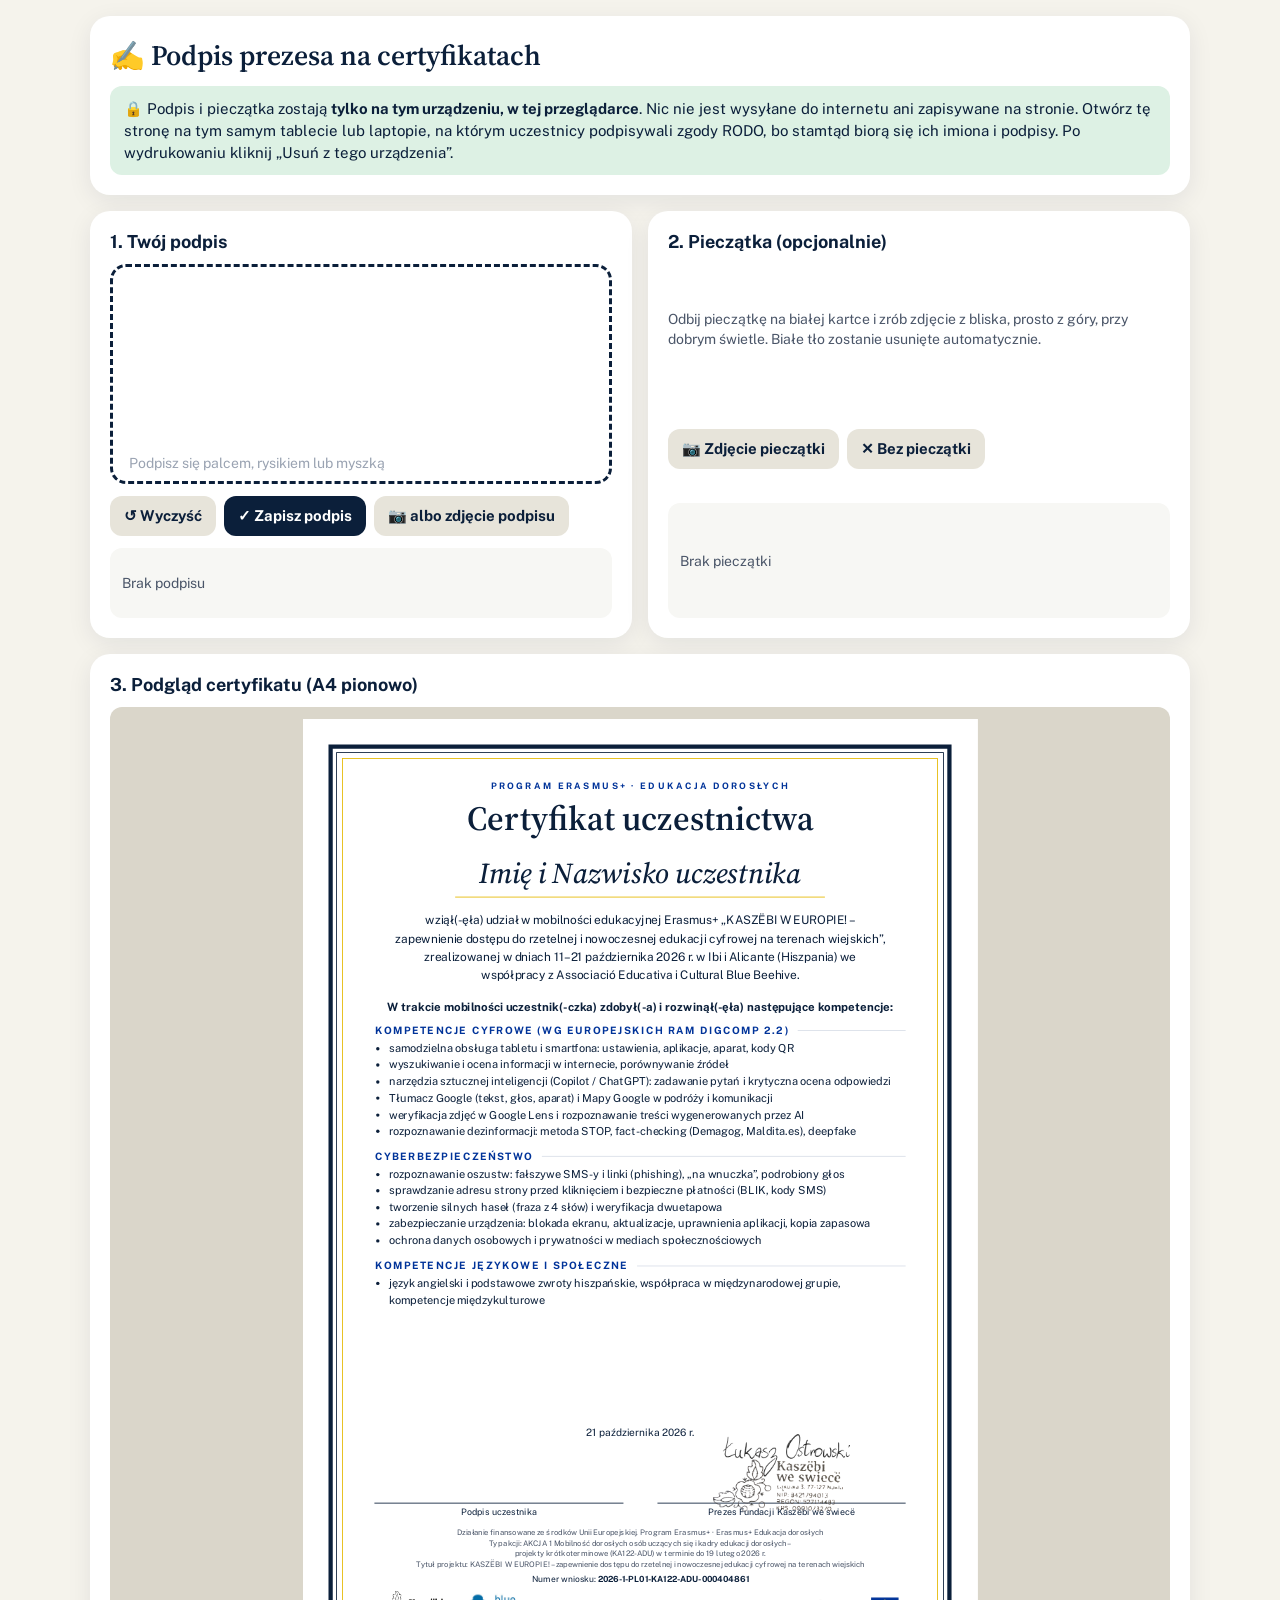
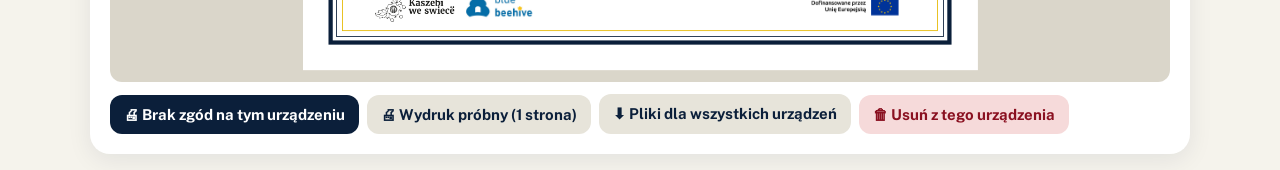
<file: prezes.html>
<!doctype html>
<html lang="pl">
<head>
<meta charset="utf-8">
<meta name="viewport" content="width=device-width,initial-scale=1,maximum-scale=1">
<meta name="robots" content="noindex">
<title>Podpis prezesa – Kaszëbi w Europie!</title>
<link href="https://fonts.googleapis.com/css2?family=Public+Sans:wght@400;700;900&family=Source+Serif+4:wght@600&display=swap" rel="stylesheet">
<style>
  * { box-sizing: border-box; margin: 0; }
  body { font-family: 'Public Sans', Arial, sans-serif; color: #0B1F3A; background: #F5F3EC; padding: 16px; }
  .w { max-width: 1100px; margin: 0 auto; display: grid; gap: 16px; }
  .card { background: #fff; border-radius: 20px; padding: 20px; box-shadow: 0 6px 24px rgba(11,31,58,.08); display: grid; gap: 12px; }
  h1 { font: 600 28px 'Source Serif 4', Georgia, serif; } h2 { font-size: 18px; }
  .note { background: #DDF1E4; border-radius: 12px; padding: 12px 14px; font-size: 15px; line-height: 1.45; }
  .cols { display: grid; grid-template-columns: 1fr 1fr; gap: 16px; } @media (max-width: 760px) { .cols { grid-template-columns: 1fr; } }
  .padwrap { position: relative; border: 3px dashed #0B1F3A; border-radius: 16px; height: 220px; touch-action: none; background: #fff; }
  .padwrap canvas { width: 100%; height: 100%; display: block; border-radius: 14px; }
  .padwrap span { position: absolute; left: 16px; bottom: 10px; color: #9AA3B2; font-size: 14px; pointer-events: none; }
  .row { display: flex; gap: 8px; flex-wrap: wrap; align-items: center; }
  button, .file { font: 700 15px 'Public Sans'; padding: 11px 14px; border-radius: 12px; border: 0; background: #E7E4DA; color: #0B1F3A; cursor: pointer; }
  button.main { background: #0B1F3A; color: #fff; } button.danger { background: #F6DADA; color: #8A1020; }
  .file input { display: none; }
  .have { display: flex; gap: 12px; align-items: center; min-height: 70px; background: #F7F7F4; border-radius: 12px; padding: 8px 12px; font-size: 14px; color: #4A5568; }
  .have img { max-height: 60px; max-width: 220px; background: repeating-conic-gradient(#eee 0 25%, #fff 0 50%) 0 0 / 12px 12px; border-radius: 6px; }
  .prev { overflow: hidden; border-radius: 12px; background: #DAD6CA; padding: 12px; }
  .prev .certs { display: block; transform-origin: top left; }
  @media print { body { padding: 0; background: #fff; } .w { display: none; } }
</style>
</head>
<body>
<div class="w">
  <div class="card">
    <h1>✍️ Podpis prezesa na certyfikatach</h1>
    <div class="note">🔒 Podpis i pieczątka zostają <b>tylko na tym urządzeniu, w tej przeglądarce</b>. Nic nie jest wysyłane do internetu ani zapisywane na stronie. Otwórz tę stronę na tym samym tablecie lub laptopie, na którym uczestnicy podpisywali zgody RODO, bo stamtąd biorą się ich imiona i podpisy. Po wydrukowaniu kliknij „Usuń z tego urządzenia”.</div>
  </div>
  <div class="cols">
    <div class="card">
      <h2>1. Twój podpis</h2>
      <div class="padwrap"><canvas id="pad"></canvas><span>Podpisz się palcem, rysikiem lub myszką</span></div>
      <div class="row"><button id="clr">↺ Wyczyść</button><button class="main" id="savePad">✓ Zapisz podpis</button>
        <label class="file">📷 albo zdjęcie podpisu <input type="file" accept="image/*" id="sigFile"></label></div>
      <div class="have"><img id="sigImg" alt="" hidden><span id="sigInfo">Brak podpisu</span></div>
    </div>
    <div class="card">
      <h2>2. Pieczątka (opcjonalnie)</h2>
      <p style="font-size:14px;color:#4A5568;line-height:1.45">Odbij pieczątkę na białej kartce i zrób zdjęcie z bliska, prosto z góry, przy dobrym świetle. Białe tło zostanie usunięte automatycznie.</p>
      <div class="row"><label class="file">📷 Zdjęcie pieczątki <input type="file" accept="image/*" id="stampFile"></label><button id="stampDel">✕ Bez pieczątki</button></div>
      <div class="have"><img id="stampImg" alt="" hidden><span id="stampInfo">Brak pieczątki</span></div>
    </div>
  </div>
  <div class="card">
    <h2>3. Podgląd certyfikatu (A4 pionowo)</h2>
    <div class="prev" id="prevBox"><div class="certs" id="prev"></div></div>
    <div class="row"><button class="main" id="printAll"></button><button id="printTest">🖨 Wydruk próbny (1 strona)</button><button id="share">⬇ Pliki dla wszystkich urządzeń</button><button class="danger" id="del">🗑 Usuń z tego urządzenia</button></div>
  </div>
</div>
<div class="certs" id="printArea"></div>
<script src="data.js?v=80"></script>
<script src="common.js?v=80"></script>
<script src="cert-print.js?v=80"></script>
<script>
  LANG = 'pl';
  const BOSS = 'kws-boss';
  const boss = () => store(BOSS) || {};
  const consents = () => store('kws-consents') || [];
  const $ = (id) => document.getElementById(id);

  // Crop a canvas to its non-transparent pixels and return a PNG data URL.
  function crop(c) {
    const x = c.getContext('2d'), d = x.getImageData(0, 0, c.width, c.height).data;
    let t = c.height, l = c.width, b = -1, r = -1;
    for (let y = 0; y < c.height; y++) for (let i = 0; i < c.width; i++) if (d[(y * c.width + i) * 4 + 3] > 20) { if (y < t) t = y; if (y > b) b = y; if (i < l) l = i; if (i > r) r = i; }
    if (b < 0) return null;
    const p = 6, o = document.createElement('canvas');
    o.width = r - l + 1 + p * 2; o.height = b - t + 1 + p * 2;
    o.getContext('2d').drawImage(c, l, t, r - l + 1, b - t + 1, p, p, r - l + 1, b - t + 1);
    return o.toDataURL('image/png');
  }
  // Photo → transparent background. ink=true recolours strokes to dark blue (signature); false keeps colours (stamp).
  // Tries a strict ink threshold first, then looser ones for faint pen or grey photos; null when nothing was found.
  function clean(file, ink) {
    return new Promise((res) => {
      const img = new Image();
      img.onload = () => {
        const k = Math.min(1, 700 / Math.max(img.width, img.height)), c = document.createElement('canvas');
        c.width = Math.round(img.width * k); c.height = Math.round(img.height * k);
        const x = c.getContext('2d'); x.drawImage(img, 0, 0, c.width, c.height);
        const id = x.getImageData(0, 0, c.width, c.height), d = id.data;
        let sum = 0; for (let i = 0; i < d.length; i += 4) sum += (d[i] + d[i + 1] + d[i + 2]) / 3;
        const paper = sum / (d.length / 4), src = new Uint8ClampedArray(d);
        for (const gap of [45, 25, 12]) {
        d.set(src); const cut = paper - gap; // anything clearly darker than the paper is ink
        for (let i = 0; i < d.length; i += 4) {
          const lum = (d[i] + d[i + 1] + d[i + 2]) / 3, sat = Math.max(d[i], d[i + 1], d[i + 2]) - Math.min(d[i], d[i + 1], d[i + 2]);
          const a = ink ? (lum < cut ? Math.min(255, (cut - lum) * 4 + 120) : 0) : (lum < cut || sat > 60 ? Math.min(255, (paper - lum) * 3 + sat * 2) : 0);
          if (ink) { d[i] = 11; d[i + 1] = 31; d[i + 2] = 80; }
          d[i + 3] = Math.max(0, a);
        }
        x.putImageData(id, 0, 0); const out = crop(c); if (out) { URL.revokeObjectURL(img.src); res(out); return; }
        }
        URL.revokeObjectURL(img.src); res(null);
      };
      img.src = URL.createObjectURL(file);
    });
  }
  // Saved in this browser's storage (kept across sessions, never uploaded); a failed save is reported instead of silently lost.
  function put(key, val) {
    const b = boss(); if (val) b[key] = val; else delete b[key]; store(BOSS, b);
    if (val && boss()[key] !== val) alert('Nie udało się zapisać (za mało miejsca w przeglądarce). Spróbuj mniejszego zdjęcia.');
    if (navigator.storage && navigator.storage.persist) navigator.storage.persist();
    render();
  }

  // Drawing pad
  const cv = $('pad'), ctx = cv.getContext('2d'); let drawing = false, dirty = false;
  function size() { const r = cv.getBoundingClientRect(), s = devicePixelRatio || 1; cv.width = r.width * s; cv.height = r.height * s; ctx.scale(s, s); ctx.lineWidth = 2.6; ctx.lineCap = ctx.lineJoin = 'round'; ctx.strokeStyle = '#0B1F50'; dirty = false; }
  const pt = (e) => { const r = cv.getBoundingClientRect(); return [e.clientX - r.left, e.clientY - r.top]; };
  cv.addEventListener('pointerdown', (e) => { drawing = true; cv.setPointerCapture(e.pointerId); ctx.beginPath(); ctx.moveTo(...pt(e)); });
  cv.addEventListener('pointermove', (e) => { if (!drawing) return; ctx.lineTo(...pt(e)); ctx.stroke(); dirty = true; });
  addEventListener('pointerup', () => { drawing = false; });
  $('clr').onclick = size;
  $('savePad').onclick = () => { if (!dirty) { alert('Najpierw się podpisz.'); return; } put('sig', crop(cv)); size(); };
  $('sigFile').onchange = async (e) => { const f = e.target.files[0]; e.target.value = ''; if (!f) return; const v = await clean(f, true); if (v) put('sig', v); else alert('Nie widać podpisu na zdjęciu. Zrób zdjęcie ciemnym długopisem na białej kartce albo podpisz się palcem w ramce.'); };
  $('stampFile').onchange = async (e) => { const f = e.target.files[0]; e.target.value = ''; if (!f) return; const v = await clean(f, false); if (v) put('stamp', v); else alert('Nie widać pieczątki na zdjęciu.'); };
  // Downloads the PNGs; once they are in the repo's img/ folder, every phone shows them (see BOSS_FILES in data.js).
  $('share').onclick = () => {
    const b = boss(); if (!b.sig && !b.stamp) { alert('Najpierw dodaj podpis lub pieczątkę.'); return; }
    [['sig', 'prezes-podpis.png'], ['stamp', 'prezes-pieczatka.png']].forEach(([k, f], i) => { if (!b[k]) return; setTimeout(() => { const a = document.createElement('a'); a.href = b[k]; a.download = f; a.click(); }, i * 600); });
  };
  $('stampDel').onclick = () => put('stamp', null);
  $('del').onclick = () => { if (confirm('Usunąć podpis i pieczątkę z tego urządzenia?')) { localStorage.removeItem(BOSS); render(); } };

  function fit() { const box = $('prevBox'), p = $('prev'), c = p.firstElementChild; if (!c) return; const k = Math.min((box.clientWidth - 24) / c.offsetWidth, 0.85); p.style.transform = `scale(${k})`; p.style.marginLeft = (box.clientWidth - 24 - c.offsetWidth * k) / 2 + 'px'; box.style.height = c.offsetHeight * k + 24 + 'px'; }
  function render() {
    const b = boss(), n = consents().length, first = consents()[0];
    $('sigImg').hidden = !b.sig; if (b.sig) $('sigImg').src = b.sig; $('sigInfo').textContent = b.sig ? '✓ Podpis zapisany na tym urządzeniu' : 'Brak podpisu';
    $('stampImg').hidden = !b.stamp; if (b.stamp) $('stampImg').src = b.stamp; $('stampInfo').textContent = b.stamp ? '✓ Pieczątka zapisana' : 'Brak pieczątki';
    $('prev').innerHTML = certHtml(first ? first.name : 'Imię i Nazwisko uczestnika', first ? first.sig : '', bossData());
    $('printAll').textContent = n ? `🖨 Drukuj certyfikaty dla ${n} os. (PDF)` : '🖨 Brak zgód na tym urządzeniu';
    $('printAll').disabled = !n;
    requestAnimationFrame(fit);
  }
  function go(list) { $('printArea').innerHTML = list.map((c) => certHtml(c.name, c.sig, bossData())).join(''); setPage('A4 portrait'); setTimeout(print, 400); }
  $('printAll').onclick = () => go(consents());
  $('printTest').onclick = () => go([consents()[0] || { name: 'Imię i Nazwisko uczestnika', sig: '' }]);
  addEventListener('resize', fit);
  size(); render();
</script>
</body>
</html>
</file>
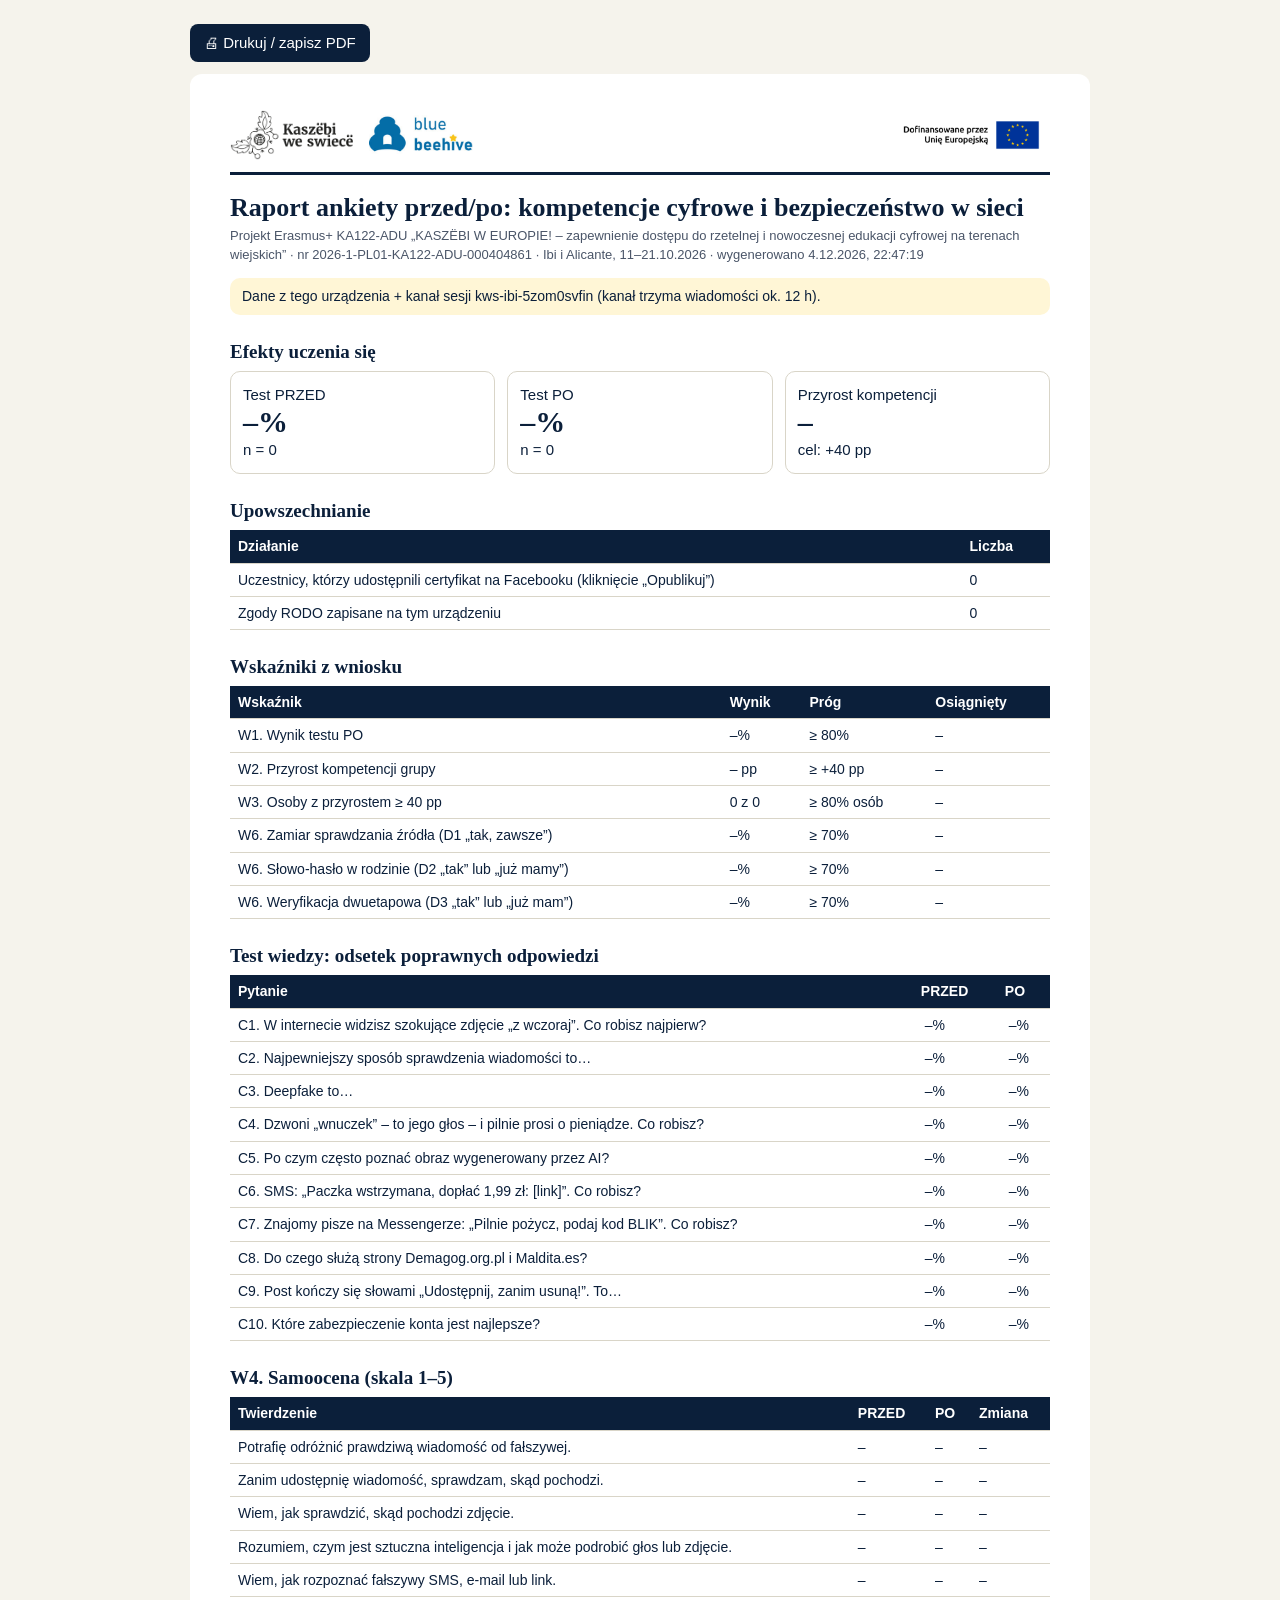
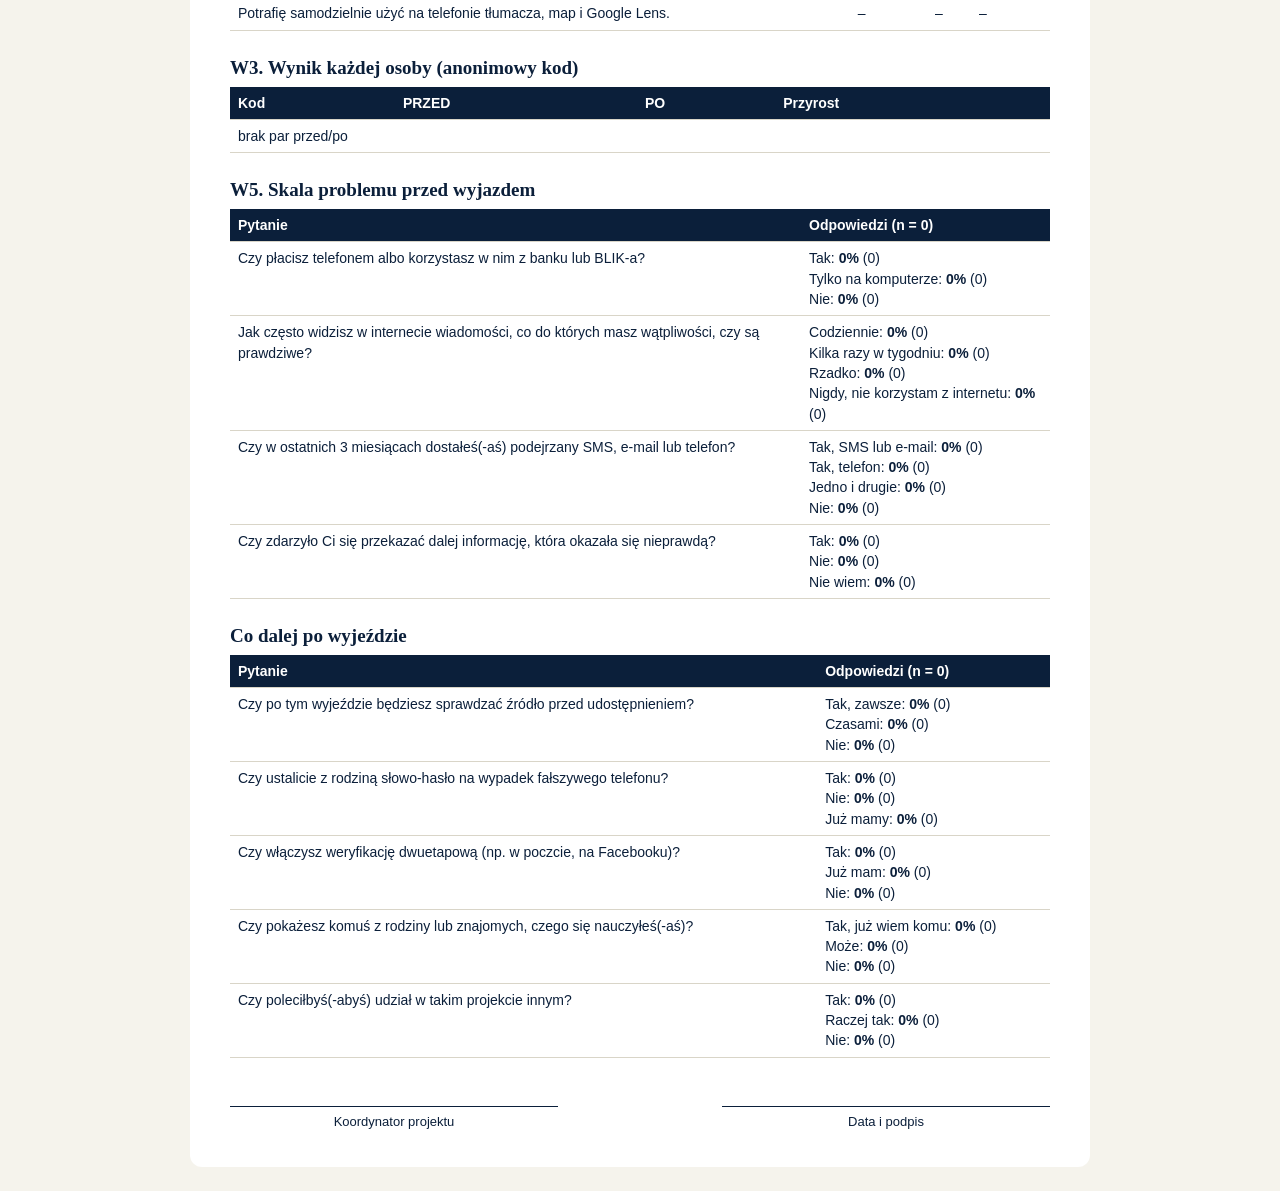
<file: report.html>
<!doctype html>
<html lang="pl">
<head>
<meta charset="utf-8">
<meta name="viewport" content="width=device-width,initial-scale=1">
<title>Raport ankiety – Kaszëbi w Europie!</title>
<style>
  * { box-sizing: border-box; }
  body { font: 15px/1.45 Arial, sans-serif; color: #0B1F3A; margin: 0; padding: 24px 16px; background: #F5F3EC; }
  .page { max-width: 900px; margin: 0 auto; background: #fff; padding: 36px 40px; border-radius: 12px; }
  header { display: flex; align-items: center; gap: 16px; border-bottom: 3px solid #0B1F3A; padding-bottom: 12px; margin-bottom: 18px; flex-wrap: wrap; }
  header img { height: 50px; } header .eu { margin-left: auto; height: 50px; }
  h1 { font: 600 26px Georgia, serif; margin: 0 0 4px; } h2 { font: 600 19px Georgia, serif; margin: 26px 0 8px; }
  .meta { color: #4A5568; font-size: 13px; }
  table { width: 100%; border-collapse: collapse; font-size: 14px; }
  th, td { border-bottom: 1px solid #D9D5C8; padding: 6px 8px; text-align: left; vertical-align: top; }
  th { background: #0B1F3A; color: #fff; font-weight: 700; }
  .ok { color: #1E7B4A; font-weight: 700; } .no { color: #B3261E; font-weight: 700; }
  .kpis { display: grid; grid-template-columns: repeat(3, 1fr); gap: 12px; }
  .kpi { border: 1px solid #D9D5C8; border-radius: 10px; padding: 12px; } .kpi b { display: block; font: 600 30px Georgia, serif; }
  .bar { display: inline-block; height: 10px; background: #1E7B4A; border-radius: 3px; vertical-align: middle; }
  .bar.pre { background: #8A94A6; }
  .tools { max-width: 900px; margin: 0 auto 12px; display: flex; gap: 8px; }
  .tools button { font: inherit; padding: 8px 14px; border-radius: 8px; border: 0; background: #0B1F3A; color: #fff; cursor: pointer; }
  .sign { display: flex; justify-content: space-between; margin-top: 48px; font-size: 13px; }
  .sign div { border-top: 1px solid #0B1F3A; width: 40%; padding-top: 6px; text-align: center; }
  @media print { body { background: #fff; padding: 0; } .tools { display: none; } .page { padding: 0; border-radius: 0; } @page { size: A4; margin: 14mm; } h2 { break-after: avoid; } tr { break-inside: avoid; } }
</style>
</head>
<body>
<div class="tools"><button onclick="print()">🖨 Drukuj / zapisz PDF</button></div>
<div class="page" id="page"></div>
<script src="data.js?v=80"></script>
<script src="common.js?v=80"></script>
<script src="survey.js?v=80"></script>
<script>
  LANG = 'pl';
  // Answers from phones arrive on the live channel; pull them here too, so the report works without the presentation open.
  const TOPIC = params.get('t') || store('kws-topic');
  async function pull() {
    await Survey.pull(TOPIC);
    return TOPIC ? `Dane z tego urządzenia + kanał sesji ${TOPIC} (kanał trzyma wiadomości ok. 12 h).` : 'Brak sesji na tym urządzeniu: otwórz raport na laptopie z prezentacją albo dodaj ?t=<kod sesji>.';
  }
  function draw(note) {
  const { TESTS } = Survey;
  const st = Survey.stats(), { pre, post, preAvg, postAvg, gain, people, reached, d1, d2, d3 } = st;
  const yes = (v, t) => (v == null ? '–' : v >= t ? '<span class="ok">TAK</span>' : '<span class="no">NIE</span>');
  const dist = (list, it) => { const c = Survey.dist(list, it); const n = c.reduce((a, b) => a + b, 0) || 1; return it.a.map((o, i) => `${L(o)}: <b>${Math.round((100 * c[i]) / n)}%</b> (${c[i]})`).join('<br>'); };

  document.getElementById('page').innerHTML = `
    <header><img src="img/kaszebi-logo.png" alt=""><img src="img/bluebeehive.jpg" alt="" style="height:40px"><img class="eu" src="img/eu-pl.jpg" alt=""></header>
    <h1>Raport ankiety przed/po: kompetencje cyfrowe i bezpieczeństwo w sieci</h1>
    <div class="meta">Projekt Erasmus+ KA122-ADU „KASZËBI W EUROPIE! – zapewnienie dostępu do rzetelnej i nowoczesnej edukacji cyfrowej na terenach wiejskich”${PROJECT_NO ? ' · nr ' + PROJECT_NO : ''} · Ibi i Alicante, 11–21.10.2026 · wygenerowano ${new Date().toLocaleString('pl-PL')}</div>
    <p class="note" style="background:#FFF6D6;border-radius:10px;padding:8px 12px;font-size:14px">${note}</p>
    <h2>Efekty uczenia się</h2>
    <div class="kpis">
      <div class="kpi">Test PRZED<b>${preAvg ?? '–'}%</b>n = ${pre.length}</div>
      <div class="kpi">Test PO<b>${postAvg ?? '–'}%</b>n = ${post.length}</div>
      <div class="kpi">Przyrost kompetencji<b>${gain == null ? '–' : (gain > 0 ? '+' : '') + gain + ' pp'}</b>cel: +40 pp</div>
    </div>
    <h2>Upowszechnianie</h2>
    <table><tr><th>Działanie</th><th>Liczba</th></tr>
      <tr><td>Uczestnicy, którzy udostępnili certyfikat na Facebooku (kliknięcie „Opublikuj”)</td><td>${Survey.fbCount()}</td></tr>
      <tr><td>Zgody RODO zapisane na tym urządzeniu</td><td>${(store('kws-consents') || []).length}</td></tr>
    </table>
    <h2>Wskaźniki z wniosku</h2>
    <table><tr><th>Wskaźnik</th><th>Wynik</th><th>Próg</th><th>Osiągnięty</th></tr>
      <tr><td>W1. Wynik testu PO</td><td>${postAvg ?? '–'}%</td><td>≥ 80%</td><td>${yes(postAvg, 80)}</td></tr>
      <tr><td>W2. Przyrost kompetencji grupy</td><td>${gain ?? '–'} pp</td><td>≥ +40 pp</td><td>${yes(gain, 40)}</td></tr>
      <tr><td>W3. Osoby z przyrostem ≥ 40 pp</td><td>${reached} z ${people.length}</td><td>≥ 80% osób</td><td>${people.length ? yes(Math.round((100 * reached) / people.length), 80) : '–'}</td></tr>
      <tr><td>W6. Zamiar sprawdzania źródła (D1 „tak, zawsze”)</td><td>${d1 ?? '–'}%</td><td>≥ 70%</td><td>${yes(d1, 70)}</td></tr>
      <tr><td>W6. Słowo-hasło w rodzinie (D2 „tak” lub „już mamy”)</td><td>${d2 ?? '–'}%</td><td>≥ 70%</td><td>${yes(d2, 70)}</td></tr>
      <tr><td>W6. Weryfikacja dwuetapowa (D3 „tak” lub „już mam”)</td><td>${d3 ?? '–'}%</td><td>≥ 70%</td><td>${yes(d3, 70)}</td></tr>
    </table>
    <h2>Test wiedzy: odsetek poprawnych odpowiedzi</h2>
    <table><tr><th>Pytanie</th><th>PRZED</th><th>PO</th></tr>
      ${TESTS.map((q, i) => { const a = st.preQ[i], b = st.postQ[i];
        return `<tr><td>${q.id}. ${L(q.q)}</td><td><span class="bar pre" style="width:${a || 0}px"></span> ${a ?? '–'}%</td><td><span class="bar" style="width:${b || 0}px"></span> ${b ?? '–'}%</td></tr>`; }).join('')}
    </table>
    <h2>W4. Samoocena (skala 1–5)</h2>
    <table><tr><th>Twierdzenie</th><th>PRZED</th><th>PO</th><th>Zmiana</th></tr>
      ${st.B.map(({ item: x, pre: a, post: b }) => { return `<tr><td>${L(x.q)}</td><td>${a ?? '–'}</td><td>${b ?? '–'}</td><td>${a != null && b != null ? (b - a >= 0 ? '+' : '') + Math.round((b - a) * 10) / 10 : '–'}</td></tr>`; }).join('')}
    </table>
    <h2>W3. Wynik każdej osoby (anonimowy kod)</h2>
    <table><tr><th>Kod</th><th>PRZED</th><th>PO</th><th>Przyrost</th></tr>
      ${people.map((p) => `<tr><td>${p.code}</td><td>${p.pre}%</td><td>${p.post}%</td><td class="${p.post - p.pre >= 40 ? 'ok' : ''}">${p.post - p.pre > 0 ? '+' : ''}${p.post - p.pre} pp</td></tr>`).join('') || '<tr><td colspan="4">brak par przed/po</td></tr>'}
    </table>
    <h2>W5. Skala problemu przed wyjazdem</h2>
    <table><tr><th>Pytanie</th><th>Odpowiedzi (n = ${pre.length})</th></tr>
      ${SURVEY.filter((x) => x.part === 'A').map((x) => `<tr><td>${L(x.q)}</td><td>${dist(pre, x)}</td></tr>`).join('')}
    </table>
    <h2>Co dalej po wyjeździe</h2>
    <table><tr><th>Pytanie</th><th>Odpowiedzi (n = ${post.length})</th></tr>
      ${SURVEY.filter((x) => x.part === 'D').map((x) => `<tr><td>${L(x.q)}</td><td>${dist(post, x)}</td></tr>`).join('')}
    </table>
    <div class="sign"><div>Koordynator projektu</div><div>Data i podpis</div></div>`;
  }
  draw('⏳ Pobieram odpowiedzi…');
  // Every opening saves a dated CSV copy: the survey's only durable backup besides this browser.
  const backup = (note) => {
    const has = Survey.entries('pre').length + Survey.entries('post').length > 0;
    draw(note + (has ? ' Kopia CSV pobrana do Pobranych.' : ''));
    if (has) Survey.csv(`kws-ankieta-${new Date().toISOString().slice(0, 16).replace(/[T:]/g, '-')}.csv`);
  };
  pull().then(backup, () => backup('Nie udało się pobrać odpowiedzi z kanału.'));
</script>
</body>
</html>
</file>
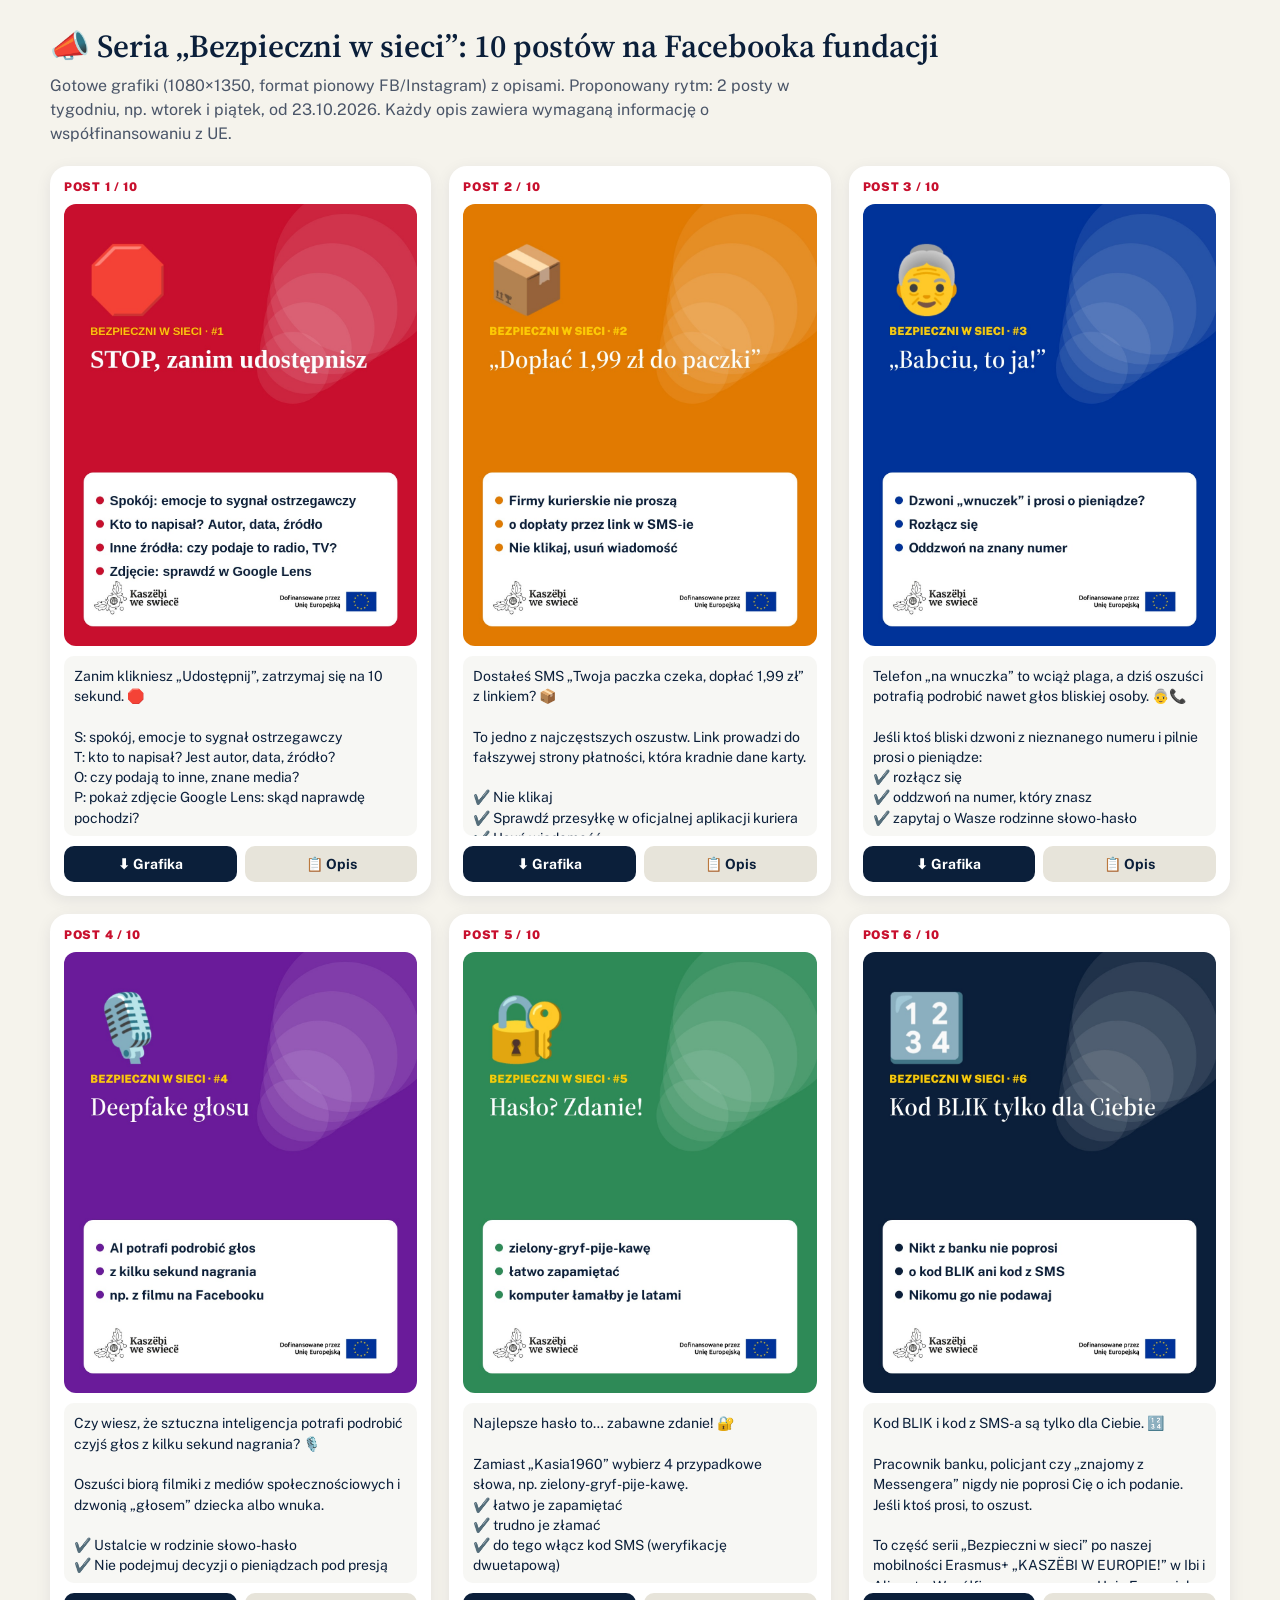
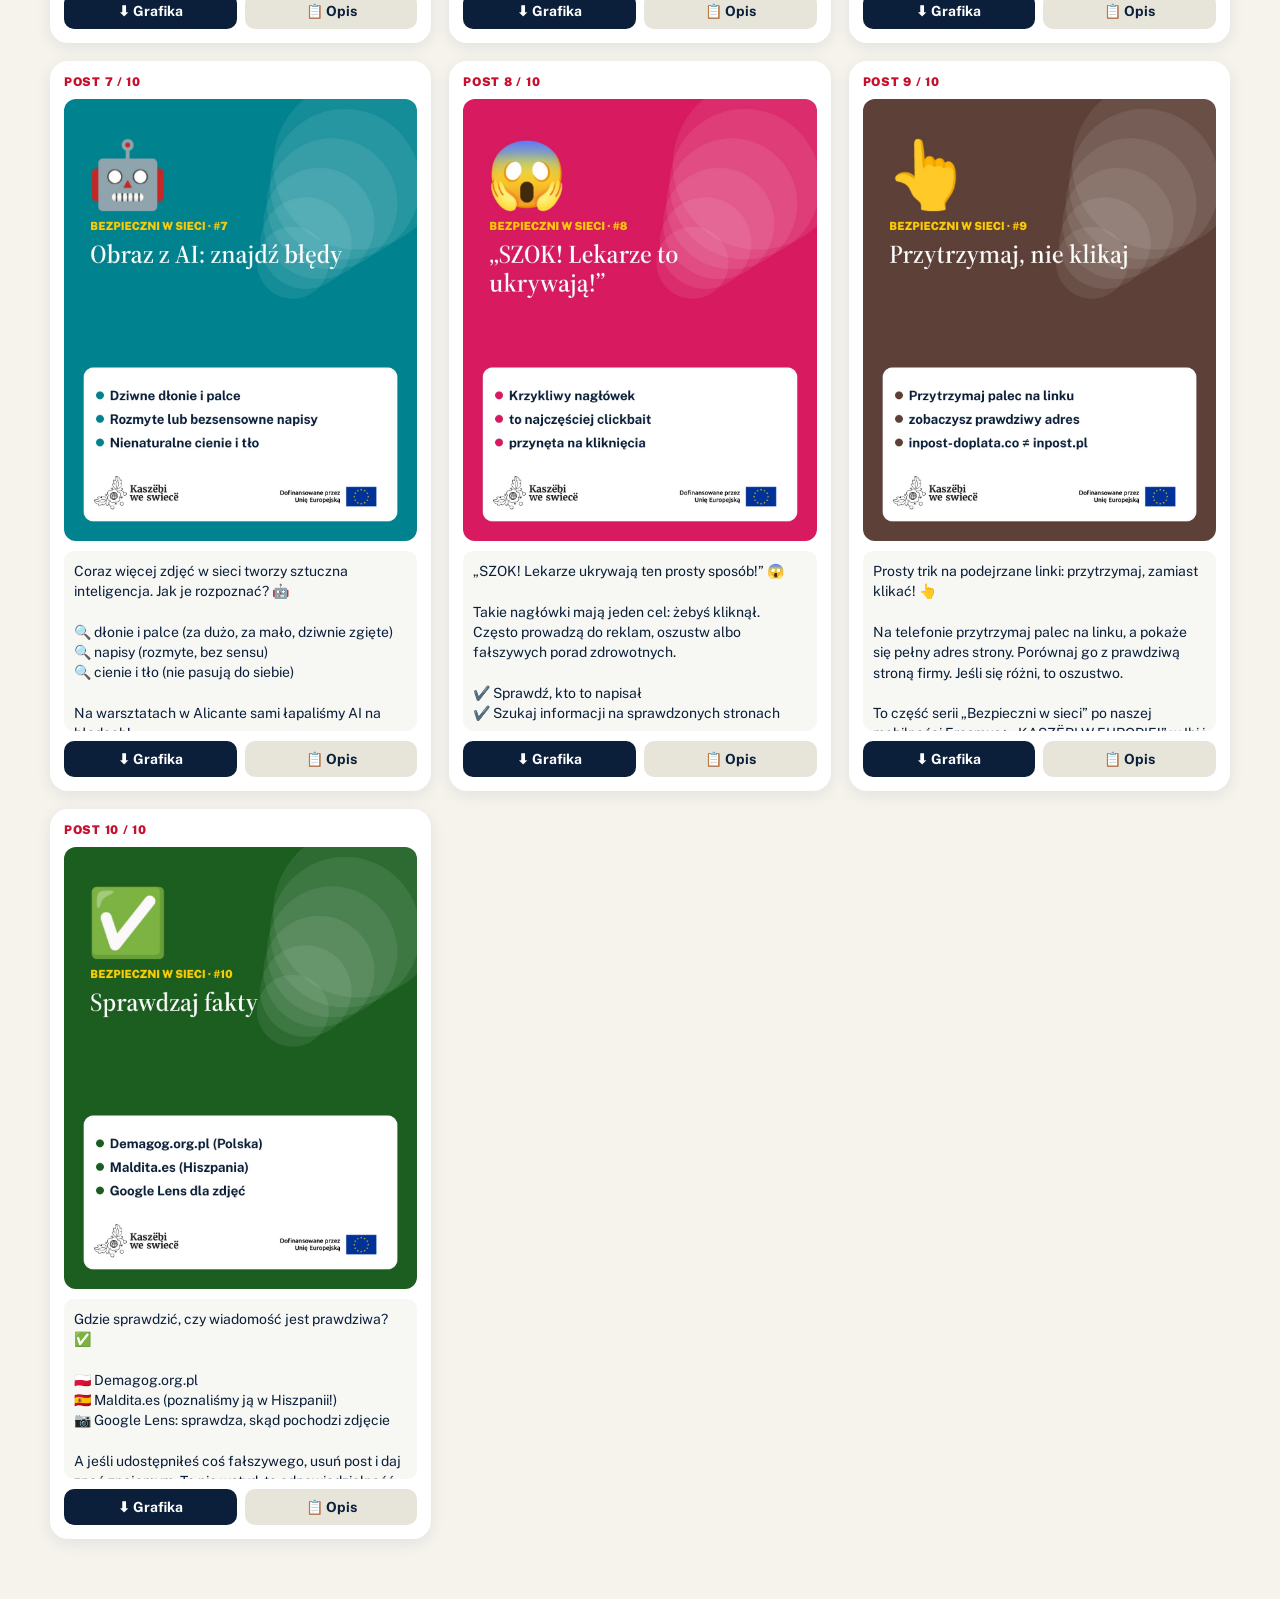
<file: social.html>
<!doctype html>
<html lang="pl">
<head>
<meta charset="utf-8">
<meta name="viewport" content="width=device-width,initial-scale=1">
<title>Seria postów – Bezpieczni w sieci</title>
<link href="https://fonts.googleapis.com/css2?family=Public+Sans:wght@400;700;900&family=Source+Serif+4:wght@600&display=swap" rel="stylesheet">
<style>
  * { box-sizing: border-box; margin: 0; }
  body { font-family: 'Public Sans', Arial, sans-serif; color: #0B1F3A; background: #F5F3EC; padding: 24px 16px 60px; }
  .w { max-width: 1180px; margin: 0 auto; }
  h1 { font: 600 32px 'Source Serif 4', Georgia, serif; } .lead { color: #4A5568; margin: 6px 0 20px; max-width: 75ch; line-height: 1.5; }
  .grid { display: grid; grid-template-columns: repeat(auto-fill, minmax(320px, 1fr)); gap: 18px; }
  .post { background: #fff; border-radius: 18px; padding: 14px; box-shadow: 0 4px 16px rgba(11,31,58,.08); display: flex; flex-direction: column; gap: 10px; }
  .post img { width: 100%; border-radius: 12px; }
  .post pre { white-space: pre-wrap; font: 14px/1.45 'Public Sans'; background: #F7F7F4; border-radius: 10px; padding: 10px; max-height: 180px; overflow: auto; }
  .row { display: flex; gap: 8px; } .row button { flex: 1; font: 700 14px 'Public Sans'; padding: 10px; border-radius: 10px; border: 0; background: #0B1F3A; color: #fff; cursor: pointer; } .row button.alt { background: #E7E4DA; color: #0B1F3A; }
  .tag { font: 900 12px 'Public Sans'; color: #C8102E; letter-spacing: .06em; }
</style>
</head>
<body>
<div class="w">
  <h1>📣 Seria „Bezpieczni w sieci”: 10 postów na Facebooka fundacji</h1>
  <p class="lead">Gotowe grafiki (1080×1350, format pionowy FB/Instagram) z opisami. Proponowany rytm: 2 posty w tygodniu, np. wtorek i piątek, od 23.10.2026. Każdy opis zawiera wymaganą informację o współfinansowaniu z UE.</p>
  <div class="grid" id="grid"></div>
</div>
<script src="data.js?v=80"></script>
<script src="common.js?v=80"></script>
<script>
  const FOOT = '\n\nTo część serii „Bezpieczni w sieci” po naszej mobilności Erasmus+ „KASZËBI W EUROPIE!” w Ibi i Alicante. Współfinansowane przez Unię Europejską.\n#BezpieczniWSieci #Cyberbezpieczeństwo #ErasmusPlus #KaszëbiWEuropie #Kaszuby';
  const POSTS = [
    { e: '🛑', c: '#C8102E', h: 'STOP, zanim udostępnisz', l: ['Spokój: emocje to sygnał ostrzegawczy', 'Kto to napisał? Autor, data, źródło', 'Inne źródła: czy podaje to radio, TV?', 'Zdjęcie: sprawdź w Google Lens'], t: 'Zanim klikniesz „Udostępnij”, zatrzymaj się na 10 sekund. 🛑\n\nS: spokój, emocje to sygnał ostrzegawczy\nT: kto to napisał? Jest autor, data, źródło?\nO: czy podają to inne, znane media?\nP: pokaż zdjęcie Google Lens: skąd naprawdę pochodzi?\n\nZapisz sobie i podeślij bliskim!' },
    { e: '📦', c: '#E07A00', h: '„Dopłać 1,99 zł do paczki”', l: ['Firmy kurierskie nie proszą', 'o dopłaty przez link w SMS-ie', 'Nie klikaj, usuń wiadomość'], t: 'Dostałeś SMS „Twoja paczka czeka, dopłać 1,99 zł” z linkiem? 📦\n\nTo jedno z najczęstszych oszustw. Link prowadzi do fałszywej strony płatności, która kradnie dane karty.\n\n✔️ Nie klikaj\n✔️ Sprawdź przesyłkę w oficjalnej aplikacji kuriera\n✔️ Usuń wiadomość' },
    { e: '👵', c: '#003399', h: '„Babciu, to ja!”', l: ['Dzwoni „wnuczek” i prosi o pieniądze?', 'Rozłącz się', 'Oddzwoń na znany numer'], t: 'Telefon „na wnuczka” to wciąż plaga, a dziś oszuści potrafią podrobić nawet głos bliskiej osoby. 👵📞\n\nJeśli ktoś bliski dzwoni z nieznanego numeru i pilnie prosi o pieniądze:\n✔️ rozłącz się\n✔️ oddzwoń na numer, który znasz\n✔️ zapytaj o Wasze rodzinne słowo-hasło' },
    { e: '🎙️', c: '#6A1B9A', h: 'Deepfake głosu', l: ['AI potrafi podrobić głos', 'z kilku sekund nagrania', 'np. z filmu na Facebooku'], t: 'Czy wiesz, że sztuczna inteligencja potrafi podrobić czyjś głos z kilku sekund nagrania? 🎙️\n\nOszuści biorą filmiki z mediów społecznościowych i dzwonią „głosem” dziecka albo wnuka.\n\n✔️ Ustalcie w rodzinie słowo-hasło\n✔️ Nie podejmuj decyzji o pieniądzach pod presją czasu' },
    { e: '🔐', c: '#2E8B57', h: 'Hasło? Zdanie!', l: ['zielony-gryf-pije-kawę', 'łatwo zapamiętać', 'komputer łamałby je latami'], t: 'Najlepsze hasło to… zabawne zdanie! 🔐\n\nZamiast „Kasia1960” wybierz 4 przypadkowe słowa, np. zielony-gryf-pije-kawę.\n✔️ łatwo je zapamiętać\n✔️ trudno je złamać\n✔️ do tego włącz kod SMS (weryfikację dwuetapową)' },
    { e: '🔢', c: '#0B1F3A', h: 'Kod BLIK tylko dla Ciebie', l: ['Nikt z banku nie poprosi', 'o kod BLIK ani kod z SMS', 'Nikomu go nie podawaj'], t: 'Kod BLIK i kod z SMS-a są tylko dla Ciebie. 🔢\n\nPracownik banku, policjant czy „znajomy z Messengera” nigdy nie poprosi Cię o ich podanie. Jeśli ktoś prosi, to oszust.' },
    { e: '🤖', c: '#00838F', h: 'Obraz z AI: znajdź błędy', l: ['Dziwne dłonie i palce', 'Rozmyte lub bezsensowne napisy', 'Nienaturalne cienie i tło'], t: 'Coraz więcej zdjęć w sieci tworzy sztuczna inteligencja. Jak je rozpoznać? 🤖\n\n🔍 dłonie i palce (za dużo, za mało, dziwnie zgięte)\n🔍 napisy (rozmyte, bez sensu)\n🔍 cienie i tło (nie pasują do siebie)\n\nNa warsztatach w Alicante sami łapaliśmy AI na błędach!' },
    { e: '😱', c: '#D81B60', h: '„SZOK! Lekarze to ukrywają!”', l: ['Krzykliwy nagłówek', 'to najczęściej clickbait', 'przynęta na kliknięcia'], t: '„SZOK! Lekarze ukrywają ten prosty sposób!” 😱\n\nTakie nagłówki mają jeden cel: żebyś kliknął. Często prowadzą do reklam, oszustw albo fałszywych porad zdrowotnych.\n\n✔️ Sprawdź, kto to napisał\n✔️ Szukaj informacji na sprawdzonych stronach' },
    { e: '👆', c: '#5D4037', h: 'Przytrzymaj, nie klikaj', l: ['Przytrzymaj palec na linku', 'zobaczysz prawdziwy adres', 'inpost-doplata.co ≠ inpost.pl'], t: 'Prosty trik na podejrzane linki: przytrzymaj, zamiast klikać! 👆\n\nNa telefonie przytrzymaj palec na linku, a pokaże się pełny adres strony. Porównaj go z prawdziwą stroną firmy. Jeśli się różni, to oszustwo.' },
    { e: '✅', c: '#1B5E20', h: 'Sprawdzaj fakty', l: ['Demagog.org.pl (Polska)', 'Maldita.es (Hiszpania)', 'Google Lens dla zdjęć'], t: 'Gdzie sprawdzić, czy wiadomość jest prawdziwa? ✅\n\n🇵🇱 Demagog.org.pl\n🇪🇸 Maldita.es (poznaliśmy ją w Hiszpanii!)\n📷 Google Lens: sprawdza, skąd pochodzi zdjęcie\n\nA jeśli udostępniłeś coś fałszywego, usuń post i daj znać znajomym. To nie wstyd, to odpowiedzialność.' }
  ];
  const load = (src) => new Promise((r) => { const i = new Image(); i.onload = () => r(i); i.onerror = () => r(null); i.src = src; });
  async function card(p, n) {
    const c = document.createElement('canvas'); c.width = 1080; c.height = 1350;
    const x = c.getContext('2d');
    x.fillStyle = p.c; x.fillRect(0, 0, 1080, 1350);
    x.fillStyle = 'rgba(255,255,255,.08)'; for (let i = 0; i < 6; i++) { x.beginPath(); x.arc(900 - i * 40, 200 + i * 60, 260 - i * 30, 0, 7); x.fill(); }
    x.fillStyle = '#fff'; x.beginPath(); x.roundRect(60, 820, 960, 470, 30); x.fill();
    x.font = '200px serif'; x.textAlign = 'left'; x.fillText(p.e, 70, 300);
    x.fillStyle = '#FFCC00'; x.font = '900 34px "Public Sans", Arial'; x.fillText(`BEZPIECZNI W SIECI · #${n}`, 80, 400);
    x.fillStyle = '#fff'; x.font = '600 78px "Source Serif 4", Georgia, serif';
    let y = 500, line = '';
    for (const w of p.h.split(' ')) { const t = line + w + ' '; if (x.measureText(t).width > 920 && line) { x.fillText(line.trim(), 80, y); line = w + ' '; y += 88; } else line = t; }
    x.fillText(line.trim(), 80, y);
    x.fillStyle = '#0B1F3A'; x.font = '700 40px "Public Sans", Arial';
    p.l.forEach((t, i) => { x.fillStyle = p.c; x.beginPath(); x.arc(110, 905 + i * 72, 12, 0, 7); x.fill(); x.fillStyle = '#0B1F3A'; x.fillText(t, 140, 920 + i * 72); });
    const [logo, eu] = await Promise.all([load('img/kaszebi-logo.png'), load('img/eu-pl.jpg')]);
    if (logo) x.drawImage(logo, 90, 1150, 260, 260 * logo.height / logo.width);
    if (eu) x.drawImage(eu, 640, 1160, 340, 340 * eu.height / eu.width);
    return c.toDataURL('image/jpeg', 0.92);
  }
  (async () => {
    const g = document.getElementById('grid');
    for (let i = 0; i < POSTS.length; i++) {
      const p = POSTS[i], src = await card(p, i + 1), text = p.t + FOOT;
      g.append(h('div', { class: 'post' }, h('span', { class: 'tag' }, `POST ${i + 1} / ${POSTS.length}`), h('img', { src, alt: p.h }), h('pre', {}, text),
        h('div', { class: 'row' },
          h('button', { onclick: () => { const a = h('a', { href: src, download: `bezpieczni-w-sieci-${i + 1}.jpg` }); document.body.append(a); a.click(); a.remove(); } }, '⬇ Grafika'),
          h('button', { class: 'alt', onclick: (e) => navigator.clipboard.writeText(text).then(() => { e.target.textContent = 'Skopiowano ✓'; }) }, '📋 Opis'))));
    }
  })();
</script>
</body>
</html>
</file>
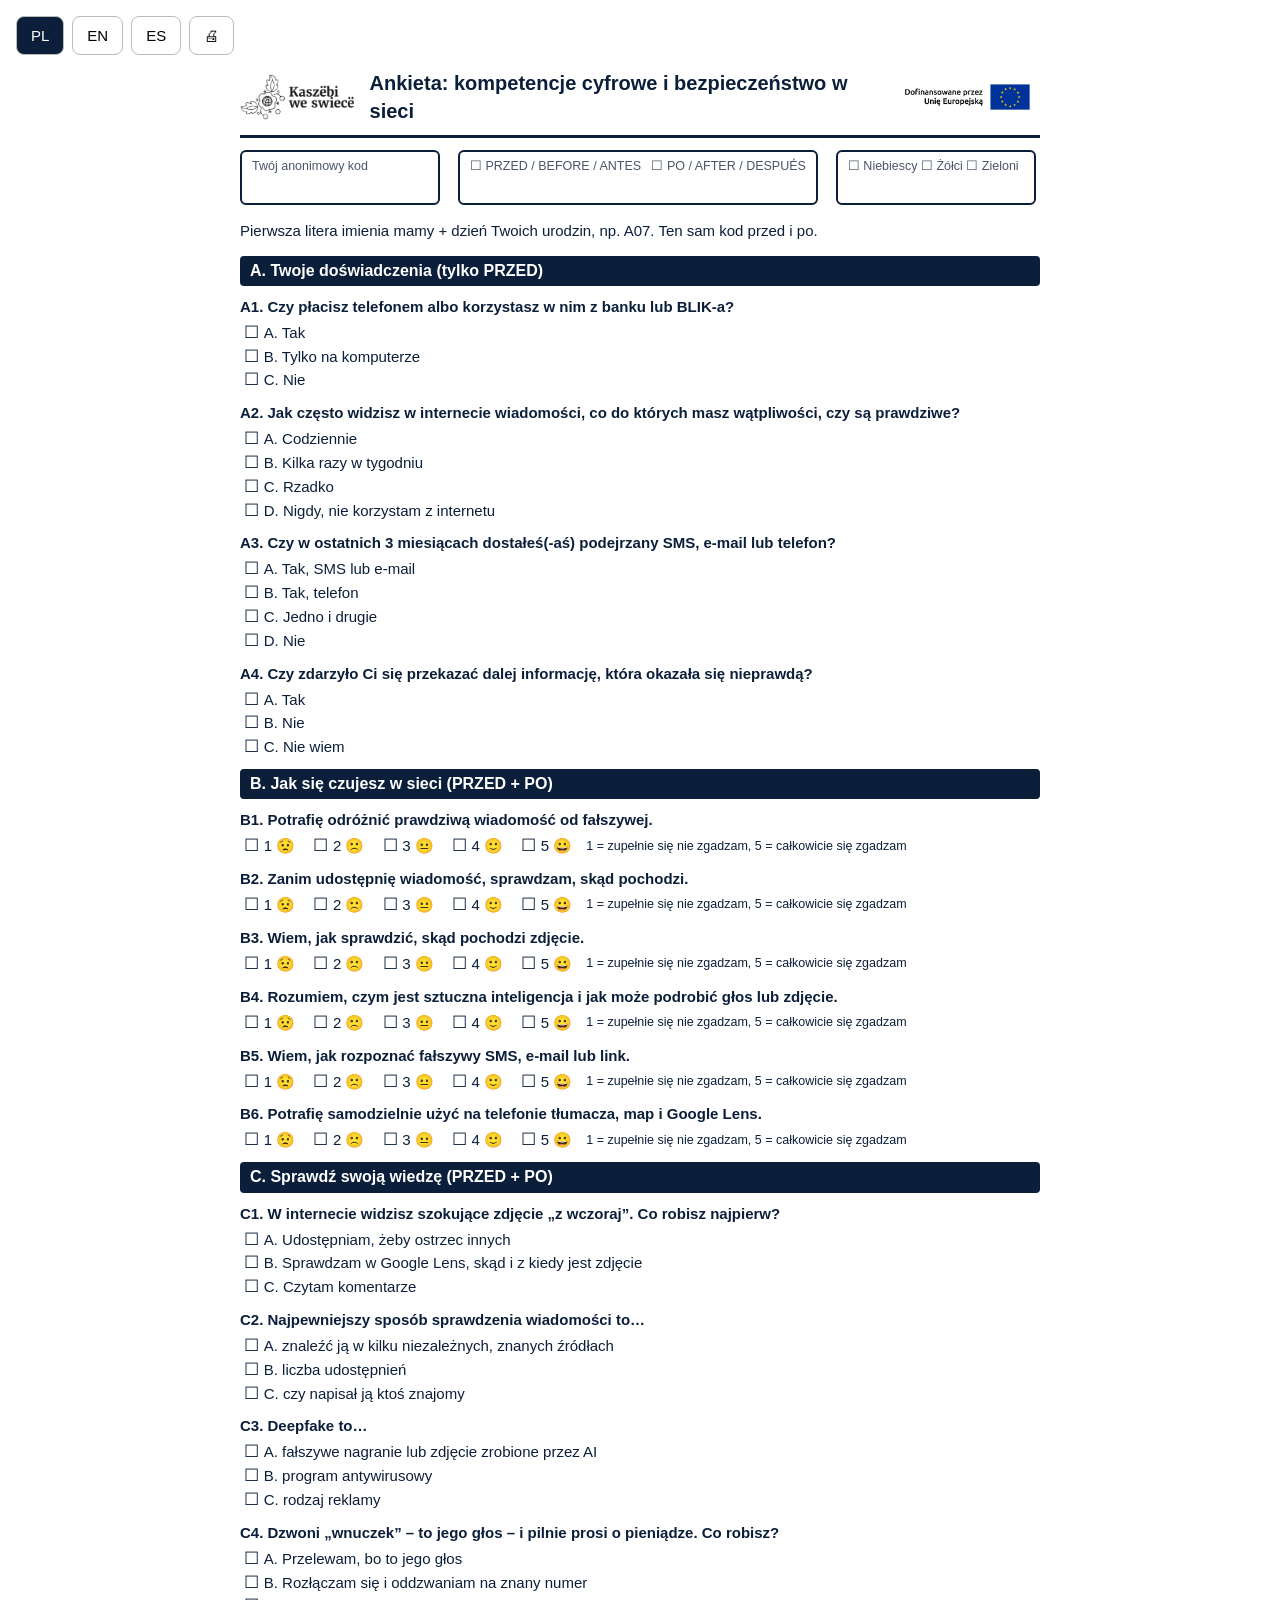
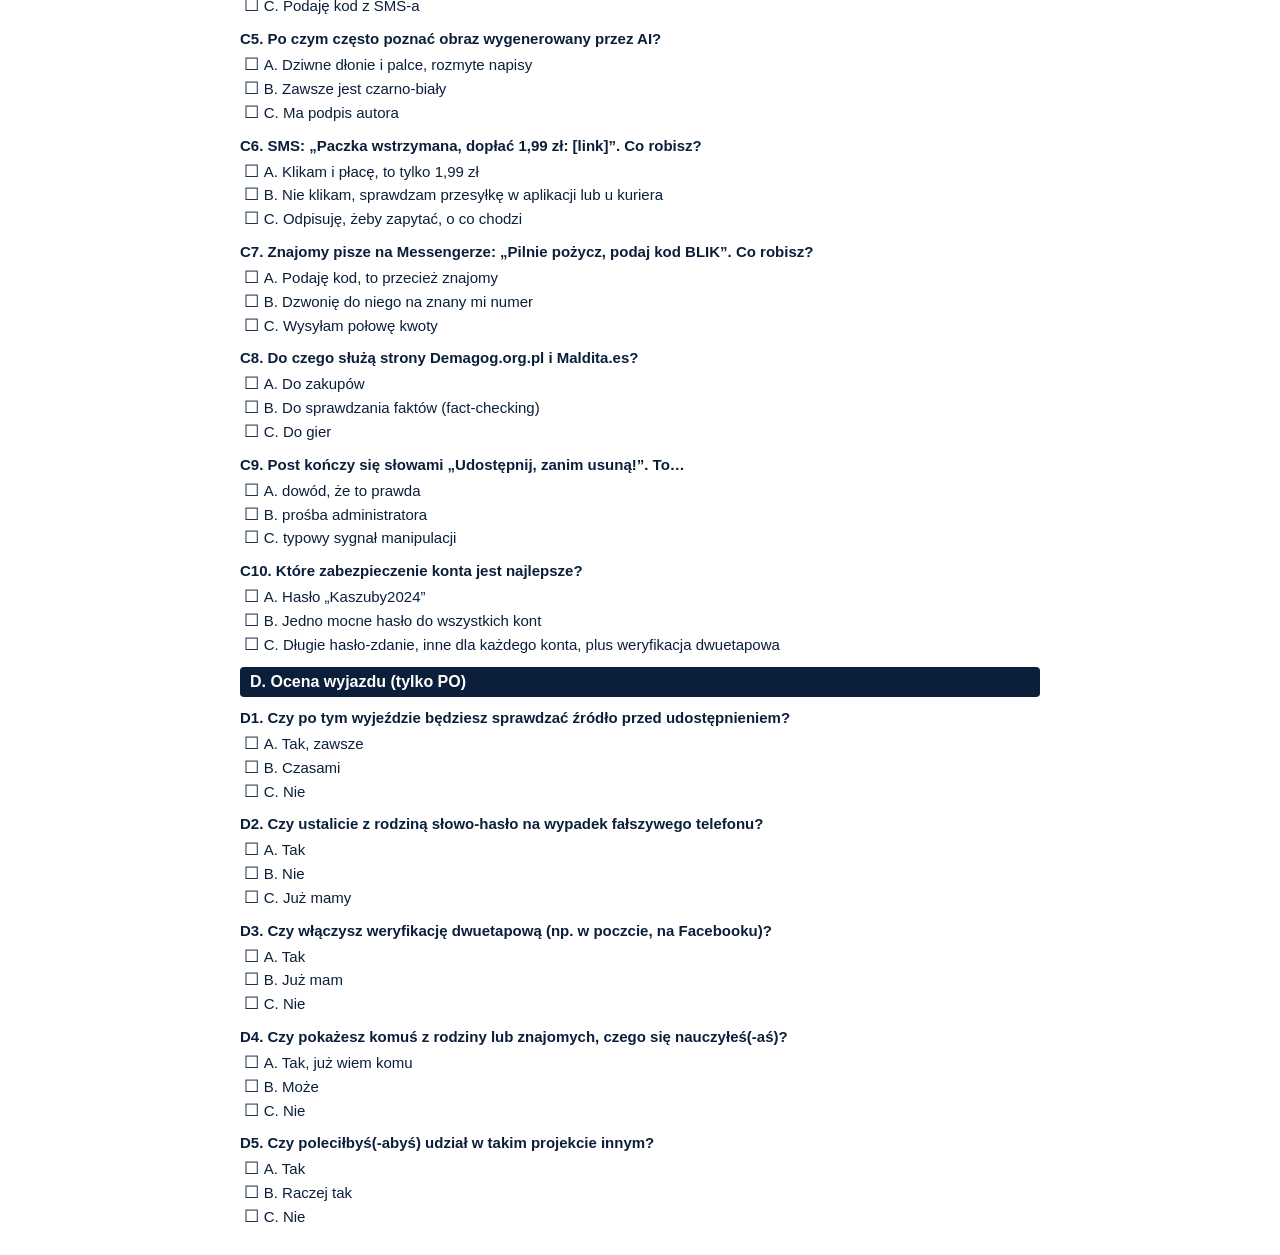
<file: survey-print.html>
<!doctype html>
<html lang="pl">
<head>
<meta charset="utf-8">
<meta name="viewport" content="width=device-width,initial-scale=1">
<title>Ankieta – kompetencje cyfrowe (do druku)</title>
<style>
  * { box-sizing: border-box; }
  body { font: 15px/1.4 Arial, sans-serif; color: #0B1F3A; margin: 0; padding: 16px; background: #fff; }
  .bar { display: flex; gap: 8px; margin-bottom: 14px; }
  .bar button { font: inherit; padding: 8px 14px; border-radius: 8px; border: 1px solid #bbb; background: #fff; }
  .sheet { max-width: 800px; margin: 0 auto; }
  header { display: flex; align-items: center; gap: 16px; border-bottom: 3px solid #0B1F3A; padding-bottom: 10px; margin-bottom: 12px; }
  header img { height: 46px; }
  header .eu { height: 46px; margin-left: auto; }
  h1 { font-size: 20px; margin: 0; }
  .fields { display: flex; gap: 18px; margin: 10px 0 14px; flex-wrap: wrap; }
  .fields div { border: 2px solid #0B1F3A; border-radius: 6px; padding: 6px 10px; min-width: 200px; }
  .fields small { display: block; color: #4A5568; }
  ol { padding-left: 0; margin: 0; list-style: none; }
  li.sec p { font-size: 16px; background: #0B1F3A; color: #fff; padding: 4px 10px; border-radius: 4px; margin-top: 8px; }
  .lk { display: flex; gap: 14px; flex-wrap: wrap; align-items: center; } .lk .opt { display: inline; }
  li { margin-bottom: 10px; break-inside: avoid; }
  li p { margin: 0 0 4px; font-weight: 700; }
  .opt { display: block; margin-left: 4px; }
  .opt::before { content: '☐ '; font-size: 17px; }
  @media print { .bar { display: none; } body { padding: 0; } @page { size: A4; margin: 12mm; } }
</style>
</head>
<body>
<div class="bar" id="bar"></div>
<div class="sheet">
  <header><img src="img/kaszebi-logo.png" alt=""><h1 id="t"></h1><img class="eu" src="img/eu-pl.jpg" alt=""></header>
  <div class="fields">
    <div><small id="lc"></small>&nbsp;</div>
    <div><small>☐ PRZED / BEFORE / ANTES &nbsp; ☐ PO / AFTER / DESPUÉS</small>&nbsp;</div>
    <div><small>☐ Niebiescy ☐ Żółci ☐ Zieloni</small>&nbsp;</div>
  </div>
  <p id="help"></p>
  <ol id="qs"></ol>
</div>
<script src="data.js?v=80"></script>
<script src="common.js?v=80"></script>
<script>
  function draw() {
    const bar = document.getElementById('bar'); bar.innerHTML = '';
    ['pl', 'en', 'es'].forEach((l) => bar.append(h('button', { onclick: () => { LANG = l; draw(); }, style: l === LANG ? 'background:#0B1F3A;color:#fff' : '' }, l.toUpperCase())));
    bar.append(h('button', { onclick: () => print() }, '🖨'));
    document.getElementById('t').textContent = L(SURVEY_UI.title);
    document.getElementById('lc').textContent = L(SURVEY_UI.code);
    document.getElementById('help').textContent = L(SURVEY_UI.codeHelp);
    const qs = document.getElementById('qs'); qs.innerHTML = '';
    let part = null;
    window.SURVEY.forEach((q) => {
      if (q.part !== part) {
        part = q.part;
        const tag = q.ph.length === 2 ? 'PRZED + PO' : q.ph[0] === 'pre' ? 'tylko PRZED' : 'tylko PO';
        qs.append(h('li', { class: 'sec' }, h('p', {}, `${q.part}. ${L(PARTS[q.part])} (${tag})`)));
      }
      const opts = q.type === 'likert'
        ? h('span', { class: 'lk' }, [1, 2, 3, 4, 5].map((v) => h('span', { class: 'opt' }, `${v} ${LIKERT_FACE[v - 1]}`)), h('small', {}, ` 1 = ${L(LIKERT[0])}, 5 = ${L(LIKERT[4])}`))
        : q.a.map((a, i) => h('span', { class: 'opt' }, 'ABCD'[i] + '. ' + L(a)));
      qs.append(h('li', {}, h('p', {}, `${q.id}. ${L(q.q)}`), opts));
    });
  }
  if (!params.get('lang')) LANG = 'pl';
  draw();
</script>
</body>
</html>
</file>
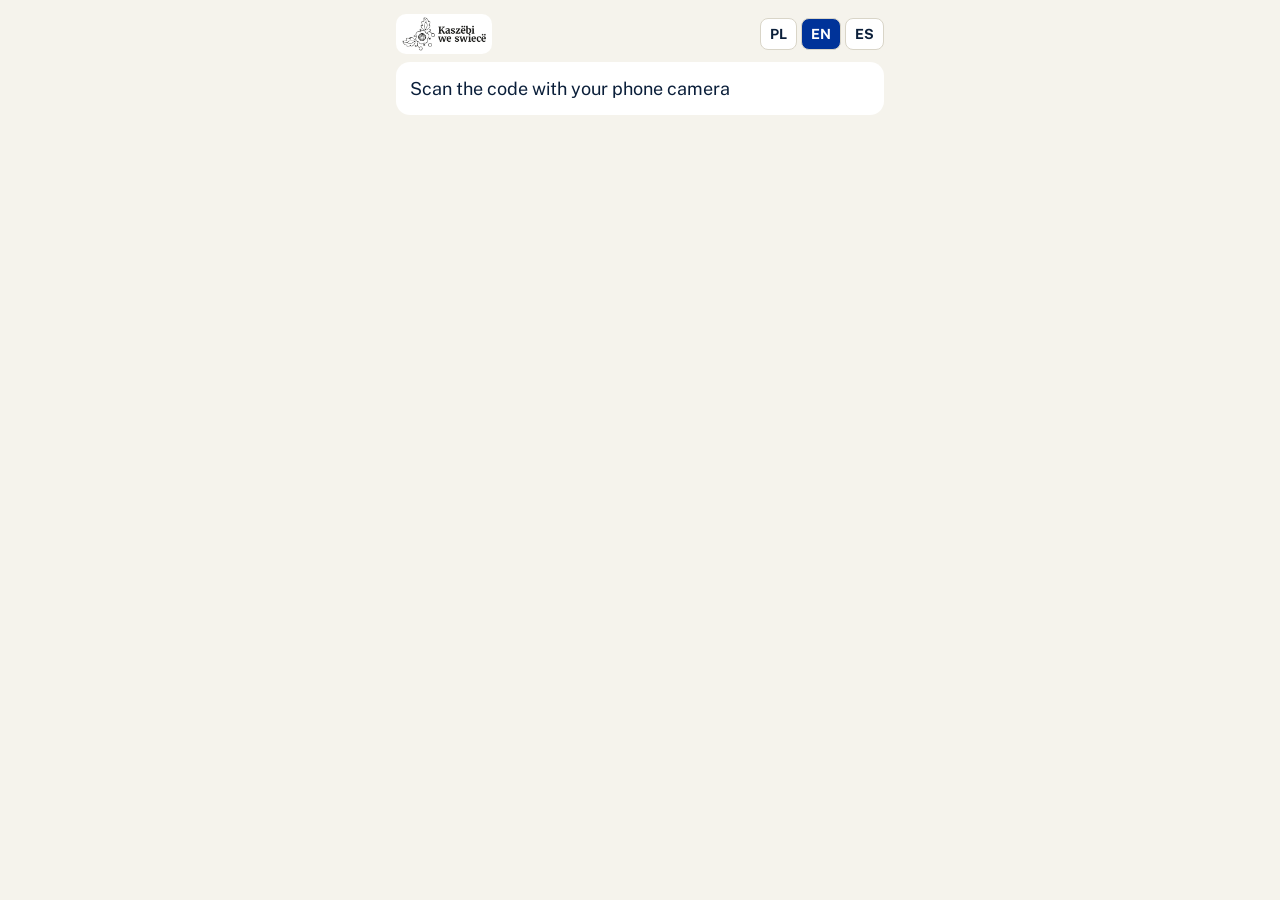
<file: vote.html>
<!doctype html>
<html lang="pl">
<head>
<meta charset="utf-8">
<meta name="viewport" content="width=device-width,initial-scale=1,viewport-fit=cover">
<meta name="theme-color" content="#0B1F3A">
<title>Kaszëbi w Europie!</title>
<link href="https://fonts.googleapis.com/css2?family=Public+Sans:wght@400;700;900&family=Source+Serif+4:wght@600&display=swap" rel="stylesheet">
<link rel="stylesheet" href="vendor/maplibre-gl.css">
<style>
  :root { --t: #0B1F3A; --td: #08172B; --navy: #0B1F3A; --eu: #003399; --ok: #1E7B4A; --line: #D9D5C8; --cream: #F5F3EC; }
  * { box-sizing: border-box; margin: 0; -webkit-tap-highlight-color: transparent; }
  body { background: var(--cream); color: var(--navy); font-family: 'Public Sans', Arial, sans-serif; min-height: 100vh; overflow-x: hidden; }
  body.team { background: var(--cream); }
  .wrap { padding: 14px 16px 40px; max-width: 520px; margin: 0 auto; }
  header { display: flex; align-items: center; justify-content: space-between; gap: 10px; }
  header img { height: 40px; background: #fff; border-radius: 10px; padding: 3px 6px; }
  .langs button { border: 1px solid var(--line); background: #fff; border-radius: 8px; padding: 7px 9px; font: 700 14px 'Public Sans'; margin-left: 4px; color: var(--navy); }
  .langs button.on { background: var(--navy); color: #fff; }
  body.team .langs button.on { background: var(--t); color: #fff; }
  h1 { font: 600 26px/1.2 'Source Serif 4', Georgia, serif; margin: 18px 0 14px; }
  .lobby h1 { text-align: center; }
  .tbtn { display: flex; align-items: center; gap: 16px; width: 100%; padding: 18px; margin-bottom: 14px; border: 0; border-radius: 22px; color: #fff; font: 900 26px 'Public Sans'; text-align: left; box-shadow: 0 6px 0 rgba(0,0,0,.25); transition: transform .1s; }
  .tbtn:active { transform: translateY(4px); box-shadow: 0 2px 0 rgba(0,0,0,.25); }
  .tbtn .ic { font-size: 40px; width: 56px; height: 56px; background: rgba(255,255,255,.2); border-radius: 16px; display: grid; place-items: center; }
  .tbtn small { display: block; font: 700 15px 'Public Sans'; opacity: .9; }
  .hero { color: #fff; margin: 14px 0 18px; display: flex; align-items: center; gap: 14px; background: var(--t); border-radius: 24px; padding: 16px; box-shadow: 0 6px 0 var(--td); }
  .hero .ic { font-size: 44px; width: 70px; height: 70px; background: rgba(255,255,255,.18); border-radius: 22px; display: grid; place-items: center; animation: bob 2.4s ease-in-out infinite; }
  @keyframes bob { 50% { transform: translateY(-5px) rotate(-4deg); } }
  .hero b { font: 900 28px 'Public Sans'; display: block; }
  .hero span { font-size: 15px; opacity: .92; }
  .ring { margin-left: auto; width: 74px; height: 74px; border-radius: 50%; display: grid; place-items: center; font: 900 18px 'Public Sans'; color: #fff; background: conic-gradient(#fff var(--p, 0%), rgba(255,255,255,.25) 0); position: relative; flex: none; }
  .ring::before { content: ''; position: absolute; inset: 7px; border-radius: 50%; background: var(--t); }
  .ring i { position: relative; font-style: normal; }
  .card { background: #fff; border-radius: 22px; padding: 16px; box-shadow: 0 6px 22px rgba(11,31,58,.1); }
  .sec { font: 900 14px 'Public Sans'; letter-spacing: .06em; text-transform: uppercase; color: #6A7385; margin: 6px 4px 10px; }
  .task { display: flex; align-items: center; gap: 14px; width: 100%; background: #fff; border: 3px solid transparent; border-radius: 20px; padding: 14px; margin-bottom: 12px; box-shadow: 0 4px 14px rgba(11,31,58,.08); font: inherit; text-align: left; color: var(--navy); }
  .task .ti { font-size: 32px; width: 54px; height: 54px; border-radius: 16px; background: #F1EFE8; display: grid; place-items: center; flex: none; }
  .task b { font-size: 19px; display: block; }
  .task small { font-size: 14px; color: #6A7385; }
  .task .st { margin-left: auto; font: 900 13px 'Public Sans'; padding: 7px 10px; border-radius: 99px; background: #F1EFE8; white-space: nowrap; }
  .task.done { opacity: .7; } .task.done .st { background: #DDF1E4; color: var(--ok); }
  .fbev { position: relative; display: block; overflow: hidden; border-radius: 24px; margin: 0 0 18px; min-height: 250px; color: #fff; text-decoration: none; background: #1877F2 url(img/ibi.jpg) center/cover; box-shadow: 0 6px 0 #0E5BC2; }
  .fbev::before { content: ''; position: absolute; inset: 0; background: linear-gradient(180deg, rgba(24,119,242,0) 20%, rgba(14,60,140,.94) 78%); }
  .fbev > * { position: relative; }
  .fbev .tag { position: absolute; top: 14px; left: 14px; display: flex; align-items: center; gap: 8px; font: 900 13px 'Public Sans'; letter-spacing: .08em; text-transform: uppercase; background: #fff; color: #1877F2; padding: 7px 12px; border-radius: 99px; }
  .fbev .tag i { font: 900 16px Arial; font-style: normal; background: #1877F2; color: #fff; width: 22px; height: 22px; border-radius: 50%; display: grid; place-items: center; }
  .fbev .in { position: absolute; left: 16px; right: 16px; bottom: 14px; }
  .fbev b { font: 900 24px/1.15 'Public Sans'; display: block; }
  .fbev span { font-size: 15px; opacity: .95; display: block; margin-top: 4px; }
  .fbev em { font-style: normal; display: inline-block; margin-top: 10px; background: #fff; color: #1877F2; font: 900 16px 'Public Sans'; padding: 10px 16px; border-radius: 14px; }
  .task.live { border-color: var(--t); animation: glow 1.4s ease-in-out infinite; } .task.live .st { background: var(--t); color: #fff; }
  @keyframes glow { 50% { box-shadow: 0 0 0 6px rgba(11,31,58,.15); } }
  .alldone { text-align: center; font: 900 22px 'Public Sans'; padding: 20px; }
  .btn { display: flex; align-items: center; gap: 14px; width: 100%; min-height: 64px; margin-bottom: 12px; padding: 12px 16px; border-radius: 18px; border: 3px solid var(--line); background: #fff; font: 700 19px 'Public Sans'; color: var(--navy); text-align: left; }
  .btn b { width: 40px; height: 40px; border-radius: 12px; background: var(--t); color: #fff; display: grid; place-items: center; flex: none; }
  .btn.pick { border-color: var(--t); background: #F3F5FA; }
  .btn.main { background: var(--t); color: #fff; border-color: var(--t); justify-content: center; font-weight: 900; box-shadow: 0 5px 0 var(--td); }
  .btn:disabled { opacity: .45; }
  .btn.lk .face { font-size: 30px; width: 40px; text-align: center; }
  .link { background: none; border: 0; color: #fff; font: 700 16px 'Public Sans'; padding: 10px 0; }
  .part { font: 900 13px 'Public Sans'; color: #fff; opacity: .9; text-transform: uppercase; letter-spacing: .05em; margin-top: 14px; }
  .prog { height: 12px; background: rgba(255,255,255,.3); border-radius: 99px; overflow: hidden; margin: 10px 0 4px; }
  .prog i { display: block; height: 100%; background: #fff; border-radius: 99px; transition: width .3s; }
  .qhead { color: #fff; background: var(--t); border-radius: 24px; padding: 6px 18px 20px; margin: 14px 0 16px; box-shadow: 0 6px 0 var(--td); }
  .qhead h1 { margin: 10px 0 0; font-size: 24px; }
  .help { font-size: 15px; color: #6A7385; line-height: 1.4; margin: 6px 0 12px; }
  input.code { width: 100%; font: 900 34px 'Public Sans'; letter-spacing: .15em; text-transform: uppercase; text-align: center; padding: 14px; border-radius: 16px; border: 3px solid var(--t); margin: 6px 0 14px; }
  .img { height: 170px; border-radius: 16px; background-size: cover; background-position: center; margin-bottom: 12px; }
  #map { height: 46vh; border-radius: 18px; margin-bottom: 12px; overflow: hidden; }
  .msg { font-size: 18px; padding: 14px; border-radius: 14px; background: #fff; margin-top: 8px; line-height: 1.4; }
  .msg.ok { background: #DDF1E4; }
  .pin { width: 30px; height: 30px; border-radius: 50% 50% 50% 0; background: var(--c); transform: rotate(-45deg); border: 4px solid #fff; box-shadow: 0 3px 8px rgba(0,0,0,.35); }
  .toast { position: fixed; left: 12px; right: 12px; bottom: 16px; background: var(--navy); color: #fff; border-radius: 18px; padding: 14px 16px; display: flex; gap: 12px; align-items: center; font-weight: 700; z-index: 9; animation: up .35s ease; }
  .toast button { margin-left: auto; border: 0; border-radius: 12px; padding: 10px 14px; font: 900 15px 'Public Sans'; background: #fff; color: var(--navy); }
  @keyframes up { from { transform: translateY(120%); } }
  .confetti { position: fixed; inset: 0; pointer-events: none; z-index: 20; overflow: hidden; }
  .confetti i { position: absolute; top: -20px; width: 10px; height: 16px; border-radius: 3px; animation: fall 1.8s ease-in forwards; }
  .sl-r { animation: slr .32s cubic-bezier(.2,.8,.2,1) both; } .sl-l { animation: sll .32s cubic-bezier(.2,.8,.2,1) both; }
  .sl-r + .sl-r, .sl-l + .sl-l { animation-delay: .05s; }
  @keyframes slr { from { transform: translateX(70%); opacity: 0; } }
  @keyframes sll { from { transform: translateX(-70%); opacity: 0; } }
  @media (prefers-reduced-motion: reduce) { .sl-r, .sl-l { animation: none; } }
  @keyframes fall { to { transform: translateY(110vh) rotate(720deg); opacity: .6; } }
</style>
</head>
<body>
<div class="wrap">
  <header><img id="home" src="img/kaszebi-logo.png" alt="Kaszëbi we swiecë" style="cursor:pointer"><div class="langs" id="langs"></div></header>
  <main id="main"></main>
</div>
<script src="data.js?v=80"></script>
<script src="vendor/maplibre-gl.js"></script>
<script src="common.js?v=80"></script>
<script src="maps.js?v=80"></script>
<script>
const topic = params.get('t');
const dev = deviceId();
const day = autoDay(params.get('day'));
const DAY = window.DAYS[day];
const done = store('kws-done-' + topic) || {};
const mine = store('kws-mine-' + topic) || {};
const revealed = {};
const members = {};      // devices that joined
const finished = {};     // devices that sent a survey
let liveKey = null;      // what the presenter shows right now
let view = null;         // null = task list, otherwise the open activity
let phoneMap = null, picked = null;
const main = document.getElementById('main');
// Foundation logo = home: back to the task list from any open activity.
// Preview (?open=<n>): open that activity of the day straight away.
if (params.get('open') !== null) view = DAY.acts[+params.get('open')] || null;
document.getElementById('home').onclick = () => { view = null; draw(); scrollTo(0, 0); };
if (!params.get('lang') && store('kws-lang')) LANG = store('kws-lang');
members[dev] = 1;
if (topic && !store('kws-joined-' + topic)) Live.send(topic, { k: 'j', d: dev }).then((ok) => { if (ok) store('kws-joined-' + topic, 1); });

const actKey = (a) => (a.type === 'survey' ? 'survey-' + a.phase : a.key);
const actTitle = (a) => (a.type === 'survey' ? `${L(GAME_UI.survey)}: ${L(SURVEY_UI[a.phase])}` : L(GAME_UI.guess));
const actIcon = (a) => (a.type === 'survey' ? '📝' : '📍');
const saveDone = () => store('kws-done-' + topic, done);

function theme() {
  document.body.classList.add('team');
  document.documentElement.style.setProperty('--t', '#003399');
  document.documentElement.style.setProperty('--td', '#002266');
  document.querySelector('meta[name=theme-color]').content = '#003399';
}
function langs() {
  const el = document.getElementById('langs'); el.innerHTML = '';
  ['pl', 'en', 'es'].forEach((l) => el.append(h('button', { class: l === LANG ? 'on' : '', onclick: () => { LANG = l; store('kws-lang', l); draw(); } }, l.toUpperCase())));
}
function confetti() {
  const c = h('div', { class: 'confetti' });
  for (let i = 0; i < 70; i++) c.append(h('i', { style: `left:${Math.random() * 100}%;background:${['#FFCC00', '#003399', '#C8102E', '#2E8B57', '#fff'][i % 5]};animation-delay:${Math.random() * .5}s` }));
  document.body.append(c); setTimeout(() => c.remove(), 2600);
  if (navigator.vibrate) navigator.vibrate([60, 40, 60]);
}
function toast(text, btn, fn) {
  document.querySelectorAll('.toast').forEach((t) => t.remove());
  const t = h('div', { class: 'toast' }, h('span', {}, text), btn ? h('button', { onclick: () => { t.remove(); fn(); } }, btn) : null);
  document.body.append(t); setTimeout(() => t.remove(), 7000);
}

function draw() {
  langs(); theme();
  if (phoneMap) { phoneMap.destroy(); phoneMap = null; }
  main.innerHTML = '';
  if (!topic) { main.append(h('p', { class: 'msg' }, L(UI.scan))); return; }
  if (!view) return drawList();
  if (view.type === 'survey') {
    const anim = slideDir > 0 ? 'sl-r' : slideDir < 0 ? 'sl-l' : ''; slideDir = 0;
    drawSurvey(view);
    if (anim) [...main.children].forEach((el) => el.classList.add(anim));
    return;
  }
  return drawMap(view);
}

function drawList() {
  const acts = DAY.acts, nDone = acts.filter((a) => done[actKey(a)]).length;
  const m = Object.keys(members).length, f = Object.keys(finished).length;
  const pct = Math.round((100 * nDone) / acts.length);
  main.append(h('div', { class: 'hero' }, h('div', { class: 'ic' }, '🇪🇺'),
    h('div', {}, h('b', {}, 'Kaszëbi w Europie!'), h('span', {}, `👥 ${m} ${L(GAME_UI.joined)} · ✓ ${f} ${L(GAME_UI.finished)}`)),
    h('div', { class: 'ring', style: `--p:${pct}%` }, h('i', {}, `${nDone}/${acts.length}`))));
  if (window.FB.event) main.append(h('a', { class: 'fbev', href: window.FB.event, target: '_blank' },
    h('span', { class: 'tag' }, h('i', {}, 'f'), L(T('Wydarzenie na Facebooku', 'Facebook event', 'Evento en Facebook'))),
    h('div', { class: 'in' }, h('b', {}, 'Kaszëbi w Europie! · Ibi 2026'),
      h('span', {}, L(T('Zdjęcia i relacja z naszego wyjazdu', 'Photos and news from our trip', 'Fotos y crónica de nuestro viaje'))),
      h('em', {}, L(T('Otwórz wydarzenie na FB →', 'Open the event on FB →', 'Abrir el evento en FB →'))))));
  main.append(h('p', { class: 'sec' }, `${L(GAME_UI.tasks)} · ${L(DAY.name)}`));
  let gi = 0;
  acts.forEach((a) => {
    const k = actKey(a), isDone = !!done[k], isLive = liveKey === k;
    const sub = a.type === 'guess' ? `#${++gi}` : L(SURVEY_UI.intro);
    main.append(h('button', { class: 'task' + (isDone ? ' done' : '') + (isLive ? ' live' : ''), onclick: () => { view = a; draw(); scrollTo(0, 0); } },
      h('span', { class: 'ti' }, actIcon(a)), h('span', {}, h('b', {}, actTitle(a)), h('small', {}, sub)),
      h('span', { class: 'st' }, isDone ? '✓ ' + L(GAME_UI.done) : isLive ? '● ' + L(GAME_UI.live) : L(GAME_UI.todo))));
  });
  const pb = pendingBox(); if (pb) main.append(pb);
  if (nDone === acts.length) main.append(h('div', { class: 'card alldone' }, '🏆 ' + L(GAME_UI.allDone)));
  if (done['survey-post']) main.append(h('a', { class: 'btn main', href: `cert.html?lang=${LANG}&t=${topic}`, style: 'text-decoration:none;margin-top:12px' }, '🎓 ' + L(UI.certTitle) + ' → f'));
}

let flushing = false;
async function flushOutbox() {
  if (flushing) return; flushing = true;
  const ob = store('kws-outbox') || {};
  for (const [k, it] of Object.entries(ob)) {
    const ok = await Live.send(it.topic, it.row);
    if (ok) { const cur = store('kws-outbox') || {}; delete cur[k]; store('kws-outbox', cur); }
  }
  flushing = false;
  if (!view) draw();
}
setInterval(flushOutbox, 20000);
function pendingBox() {
  const ob = Object.values(store('kws-outbox') || {}).filter((it) => it.topic === topic);
  if (!ob.length) return null;
  return h('div', { class: 'card', style: 'margin-top:12px' }, h('p', { class: 'help', style: 'margin-top:0' }, '⏳ ' + L(SURVEY_UI.failed)),
    ob.map((it) => h('p', { style: 'font:700 20px monospace;word-break:break-all' }, `${it.row.phase.toUpperCase()} · ${it.row.code} · ${it.str}`)),
    h('button', { class: 'btn', style: 'justify-content:center', onclick: () => flushOutbox() }, '↻ ' + L(SURVEY_UI.send)));
}

function backBar(extra) {
  return h('div', { class: 'qhead' }, h('button', { class: 'link', onclick: () => { view = null; draw(); } }, '← ' + L(GAME_UI.back)), extra);
}
function finish(a) { done[actKey(a)] = true; saveDone(); view = null; confetti(); draw(); }

function drawMap(a) {
  const G = window.GUESS[a.key], k = a.key;
  main.append(backBar(h('div', {}, h('p', { class: 'part' }, '📍 ' + L(GAME_UI.guess)), h('h1', {}, L(MAP_UI.guessQ)))));
  const box = h('div', { class: 'card' });
  main.append(box);
  box.append(h('div', { class: 'img', style: `background-image:url('${G.img}')` }), h('p', { class: 'help' }, L(MAP_UI.guessHelp)));
  const mapEl = h('div', { id: 'map' }); box.append(mapEl);
  const sent = mine[k];
  const btn = h('button', { class: 'btn main', disabled: true, onclick: () => {
    if (!picked) return;
    mine[k] = picked; store('kws-mine-' + topic, mine);
    Live.send(topic, { k: 'gs', key: k, at: picked, d: dev });
    finish(a);
  } }, '📍 ' + L(MAP_UI.confirm));
  box.append(btn);
  if (sent && revealed[k]) box.append(h('p', { class: 'msg ok' }, `✓ ${km(sent, G.at).toFixed(1)} ${L(MAP_UI.km)}`));
  picked = sent || null; if (picked) btn.disabled = false;
  if (!window.maplibregl) return;
  phoneMap = pinsMap(mapEl, window.REGION_VIEW, true);
  const color = '#C8102E';
  phoneMap.map.on('load', () => { if (picked) phoneMap.set('me', picked, color); if (revealed[k]) phoneMap.reveal(G.at, picked ? [picked] : []); });
  phoneMap.map.on('click', (e) => {
    if (revealed[k]) return;
    picked = [Math.round(e.lngLat.lng * 1e5) / 1e5, Math.round(e.lngLat.lat * 1e5) / 1e5];
    phoneMap.set('me', picked, color); btn.disabled = false;
  });
}

let slideDir = 0; // +1 next question, -1 back: picks the slide-in direction
function drawSurvey(a) {
  const ph = a.phase, dk = 'kws-survey2-draft-' + ph;
  const items = window.SURVEY.filter((x) => x.ph.includes(ph));
  const d = store(dk) || { code: '', step: -1, ans: {} };
  const saveD = () => store(dk, d);
  if (d.sent) { finish(a); return; }
  const n = items.length;
  if (d.step < 0) {
    const inp = h('input', { class: 'code', maxlength: '4', value: d.code, placeholder: 'A07', autocomplete: 'off' });
    main.append(backBar(h('div', {}, h('p', { class: 'part' }, '📝 ' + L(SURVEY_UI[ph])), h('h1', {}, L(SURVEY_UI.code)))),
      h('div', { class: 'card' }, h('p', { class: 'help' }, L(SURVEY_UI.codeHelp)), inp, h('p', { class: 'help' }, L(SURVEY_UI.intro)),
        h('button', { class: 'btn main', onclick: () => {
          const c = inp.value.trim().toUpperCase();
          if (!/^[A-ZĄĆĘŁŃÓŚŹŻÑ]\d{1,2}$/.test(c)) { inp.focus(); inp.style.borderColor = '#B3261E'; return; }
          d.code = c; d.step = 0; saveD(); slideDir = 1; draw();
        } }, L(SURVEY_UI.start))));
    return;
  }
  if (d.step >= n) {
    const btn = h('button', { class: 'btn main', onclick: () => {
      // Answers are kept on the phone first, so the button never hangs; sending retries in the background.
      const row = { k: 's', phase: ph, code: d.code, ans: d.ans, d: dev };
      const ob = store('kws-outbox') || {}; ob[topic + '|' + ph] = { topic, row, str: items.map((x) => (x.type === 'likert' ? d.ans[x.id] : 'ABCD'[d.ans[x.id]])).join('') }; store('kws-outbox', ob);
      d.sent = true; saveD(); finished[dev] = 1; finish(a); flushOutbox();
    } }, '🚀 ' + L(SURVEY_UI.send));
    main.append(backBar(h('h1', {}, '✓ ' + d.code)), h('div', { class: 'card' }, btn, h('button', { class: 'btn', style: 'justify-content:center', onclick: () => { d.step = n - 1; saveD(); slideDir = -1; draw(); } }, '←')));
    return;
  }
  const q = items[d.step];
  const next = (v) => { d.ans[q.id] = v; d.step++; saveD(); slideDir = 1; draw(); scrollTo(0, 0); };
  main.append(backBar(h('div', {}, h('p', { class: 'part' }, `${q.part}. ${L(PARTS[q.part])} · ${d.step + 1}/${n}`),
    h('div', { class: 'prog' }, h('i', { style: `width:${(100 * d.step) / n}%` })), h('h1', {}, L(q.q)))));
  const box = h('div', { class: 'card' }); main.append(box);
  if (q.type === 'likert') {
    [5, 4, 3, 2, 1].forEach((v) => box.append(h('button', { class: 'btn lk' + (d.ans[q.id] === v ? ' pick' : ''), onclick: () => next(v) },
      h('span', { class: 'face' }, LIKERT_FACE[v - 1]), h('span', {}, `${v} · ${L(LIKERT[v - 1])}`))));
  } else {
    q.a.forEach((o, i) => box.append(h('button', { class: 'btn' + (d.ans[q.id] === i ? ' pick' : ''), onclick: () => next(i) }, h('b', {}, 'ABCD'[i]), L(o))));
  }
  if (d.step > 0) box.append(h('button', { class: 'btn', style: 'justify-content:center', onclick: () => { d.step--; saveD(); slideDir = -1; draw(); } }, '←'));
}

function handle(x, quiet) {
  if (!x) return;
  if (x.k === 'j' && x.d != null) { members[x.d] = 1; if (!view && !quiet) draw(); }
  if (x.k === 's' && x.d != null) { finished[x.d] = 1; members[x.d] = 1; if (!view && !quiet) draw(); }
  if (x.k === 'r' && x.key) { revealed[x.key] = true; if (view && view.key === x.key) draw(); }
  if (x.k === 'o' && x.key) {
    const a = DAY.acts.find((t) => actKey(t) === x.key);
    if (!a || liveKey === x.key) return;
    liveKey = x.key;
    if (!view) draw();
    if (!quiet && !done[x.key] && (!view || actKey(view) !== x.key)) toast('● ' + L(GAME_UI.live) + ': ' + actTitle(a), L(GAME_UI.open), () => { view = a; draw(); });
    if (!quiet && navigator.vibrate) navigator.vibrate(80);
  }
}

draw();
flushOutbox();
if (topic) {
  Live.history(topic).then((ms) => { ms.map(Live.parse).forEach((x) => handle(x, true)); if (!view) draw(); });
  Live.listen(topic, (m) => handle(Live.parse(m)));
}
</script>
</body>
</html>
</file>
<file: vendor/maplibre-gl.css>
.maplibregl-map{font:12px/20px Helvetica Neue,Arial,Helvetica,sans-serif;overflow:hidden;position:relative;-webkit-tap-highlight-color:rgb(0 0 0/0)}.maplibregl-canvas{left:0;position:absolute;top:0}.maplibregl-map:fullscreen{height:100%;width:100%}.maplibregl-ctrl-group button.maplibregl-ctrl-compass{touch-action:none}.maplibregl-canvas-container.maplibregl-interactive,.maplibregl-ctrl-group button.maplibregl-ctrl-compass{cursor:grab;-webkit-user-select:none;-moz-user-select:none;user-select:none}.maplibregl-canvas-container.maplibregl-interactive.maplibregl-track-pointer{cursor:pointer}.maplibregl-canvas-container.maplibregl-interactive:active,.maplibregl-ctrl-group button.maplibregl-ctrl-compass:active{cursor:grabbing}.maplibregl-canvas-container.maplibregl-touch-zoom-rotate,.maplibregl-canvas-container.maplibregl-touch-zoom-rotate .maplibregl-canvas{touch-action:pan-x pan-y}.maplibregl-canvas-container.maplibregl-touch-drag-pan,.maplibregl-canvas-container.maplibregl-touch-drag-pan .maplibregl-canvas{touch-action:pinch-zoom}.maplibregl-canvas-container.maplibregl-touch-zoom-rotate.maplibregl-touch-drag-pan,.maplibregl-canvas-container.maplibregl-touch-zoom-rotate.maplibregl-touch-drag-pan .maplibregl-canvas{touch-action:none}.maplibregl-canvas-container.maplibregl-touch-drag-pan.maplibregl-cooperative-gestures,.maplibregl-canvas-container.maplibregl-touch-drag-pan.maplibregl-cooperative-gestures .maplibregl-canvas{touch-action:pan-x pan-y}.maplibregl-ctrl-bottom-left,.maplibregl-ctrl-bottom-right,.maplibregl-ctrl-top-left,.maplibregl-ctrl-top-right{pointer-events:none;position:absolute;z-index:2}.maplibregl-ctrl-top-left{left:0;top:0}.maplibregl-ctrl-top-right{right:0;top:0}.maplibregl-ctrl-bottom-left{bottom:0;left:0}.maplibregl-ctrl-bottom-right{bottom:0;right:0}.maplibregl-ctrl{clear:both;pointer-events:auto;transform:translate(0)}.maplibregl-ctrl-top-left .maplibregl-ctrl{float:left;margin:10px 0 0 10px}.maplibregl-ctrl-top-right .maplibregl-ctrl{float:right;margin:10px 10px 0 0}.maplibregl-ctrl-bottom-left .maplibregl-ctrl{float:left;margin:0 0 10px 10px}.maplibregl-ctrl-bottom-right .maplibregl-ctrl{float:right;margin:0 10px 10px 0}.maplibregl-ctrl-group{background:#fff;border-radius:4px}.maplibregl-ctrl-group:not(:empty){box-shadow:0 0 0 2px rgba(0,0,0,.1)}@media (forced-colors:active){.maplibregl-ctrl-group:not(:empty){box-shadow:0 0 0 2px ButtonText}}.maplibregl-ctrl-group button{background-color:transparent;border:0;box-sizing:border-box;cursor:pointer;display:block;height:29px;outline:none;padding:0;width:29px}.maplibregl-ctrl-group button+button{border-top:1px solid #ddd}.maplibregl-ctrl button .maplibregl-ctrl-icon{background-position:50%;background-repeat:no-repeat;display:block;height:100%;width:100%}@media (forced-colors:active){.maplibregl-ctrl-icon{background-color:transparent}.maplibregl-ctrl-group button+button{border-top:1px solid ButtonText}}.maplibregl-ctrl button::-moz-focus-inner{border:0;padding:0}.maplibregl-ctrl-attrib-button:focus,.maplibregl-ctrl-group button:focus{box-shadow:0 0 2px 2px #0096ff}.maplibregl-ctrl button:disabled{cursor:not-allowed}.maplibregl-ctrl button:disabled .maplibregl-ctrl-icon{opacity:.25}.maplibregl-ctrl button:not(:disabled):hover{background-color:rgb(0 0 0/5%)}.maplibregl-ctrl-group button:focus:focus-visible{box-shadow:0 0 2px 2px #0096ff}.maplibregl-ctrl-group button:focus:not(:focus-visible){box-shadow:none}.maplibregl-ctrl-group button:focus:first-child{border-radius:4px 4px 0 0}.maplibregl-ctrl-group button:focus:last-child{border-radius:0 0 4px 4px}.maplibregl-ctrl-group button:focus:only-child{border-radius:inherit}.maplibregl-ctrl button.maplibregl-ctrl-zoom-out .maplibregl-ctrl-icon{background-image:url("data:image/svg+xml;charset=utf-8,%3Csvg xmlns='http://www.w3.org/2000/svg' width='29' height='29' fill='%23333' viewBox='0 0 29 29'%3E%3Cpath d='M10 13c-.75 0-1.5.75-1.5 1.5S9.25 16 10 16h9c.75 0 1.5-.75 1.5-1.5S19.75 13 19 13z'/%3E%3C/svg%3E")}.maplibregl-ctrl button.maplibregl-ctrl-zoom-in .maplibregl-ctrl-icon{background-image:url("data:image/svg+xml;charset=utf-8,%3Csvg xmlns='http://www.w3.org/2000/svg' width='29' height='29' fill='%23333' viewBox='0 0 29 29'%3E%3Cpath d='M14.5 8.5c-.75 0-1.5.75-1.5 1.5v3h-3c-.75 0-1.5.75-1.5 1.5S9.25 16 10 16h3v3c0 .75.75 1.5 1.5 1.5S16 19.75 16 19v-3h3c.75 0 1.5-.75 1.5-1.5S19.75 13 19 13h-3v-3c0-.75-.75-1.5-1.5-1.5'/%3E%3C/svg%3E")}@media (forced-colors:active){.maplibregl-ctrl button.maplibregl-ctrl-zoom-out .maplibregl-ctrl-icon{background-image:url("data:image/svg+xml;charset=utf-8,%3Csvg xmlns='http://www.w3.org/2000/svg' width='29' height='29' fill='%23fff' viewBox='0 0 29 29'%3E%3Cpath d='M10 13c-.75 0-1.5.75-1.5 1.5S9.25 16 10 16h9c.75 0 1.5-.75 1.5-1.5S19.75 13 19 13z'/%3E%3C/svg%3E")}.maplibregl-ctrl button.maplibregl-ctrl-zoom-in .maplibregl-ctrl-icon{background-image:url("data:image/svg+xml;charset=utf-8,%3Csvg xmlns='http://www.w3.org/2000/svg' width='29' height='29' fill='%23fff' viewBox='0 0 29 29'%3E%3Cpath d='M14.5 8.5c-.75 0-1.5.75-1.5 1.5v3h-3c-.75 0-1.5.75-1.5 1.5S9.25 16 10 16h3v3c0 .75.75 1.5 1.5 1.5S16 19.75 16 19v-3h3c.75 0 1.5-.75 1.5-1.5S19.75 13 19 13h-3v-3c0-.75-.75-1.5-1.5-1.5'/%3E%3C/svg%3E")}}@media (forced-colors:active) and (prefers-color-scheme:light){.maplibregl-ctrl button.maplibregl-ctrl-zoom-out .maplibregl-ctrl-icon{background-image:url("data:image/svg+xml;charset=utf-8,%3Csvg xmlns='http://www.w3.org/2000/svg' width='29' height='29' viewBox='0 0 29 29'%3E%3Cpath d='M10 13c-.75 0-1.5.75-1.5 1.5S9.25 16 10 16h9c.75 0 1.5-.75 1.5-1.5S19.75 13 19 13z'/%3E%3C/svg%3E")}.maplibregl-ctrl button.maplibregl-ctrl-zoom-in .maplibregl-ctrl-icon{background-image:url("data:image/svg+xml;charset=utf-8,%3Csvg xmlns='http://www.w3.org/2000/svg' width='29' height='29' viewBox='0 0 29 29'%3E%3Cpath d='M14.5 8.5c-.75 0-1.5.75-1.5 1.5v3h-3c-.75 0-1.5.75-1.5 1.5S9.25 16 10 16h3v3c0 .75.75 1.5 1.5 1.5S16 19.75 16 19v-3h3c.75 0 1.5-.75 1.5-1.5S19.75 13 19 13h-3v-3c0-.75-.75-1.5-1.5-1.5'/%3E%3C/svg%3E")}}.maplibregl-ctrl button.maplibregl-ctrl-fullscreen .maplibregl-ctrl-icon{background-image:url("data:image/svg+xml;charset=utf-8,%3Csvg xmlns='http://www.w3.org/2000/svg' width='29' height='29' fill='%23333' viewBox='0 0 29 29'%3E%3Cpath d='M24 16v5.5c0 1.75-.75 2.5-2.5 2.5H16v-1l3-1.5-4-5.5 1-1 5.5 4 1.5-3zM6 16l1.5 3 5.5-4 1 1-4 5.5 3 1.5v1H7.5C5.75 24 5 23.25 5 21.5V16zm7-11v1l-3 1.5 4 5.5-1 1-5.5-4L6 13H5V7.5C5 5.75 5.75 5 7.5 5zm11 2.5c0-1.75-.75-2.5-2.5-2.5H16v1l3 1.5-4 5.5 1 1 5.5-4 1.5 3h1z'/%3E%3C/svg%3E")}.maplibregl-ctrl button.maplibregl-ctrl-shrink .maplibregl-ctrl-icon{background-image:url("data:image/svg+xml;charset=utf-8,%3Csvg xmlns='http://www.w3.org/2000/svg' width='29' height='29' viewBox='0 0 29 29'%3E%3Cpath d='M18.5 16c-1.75 0-2.5.75-2.5 2.5V24h1l1.5-3 5.5 4 1-1-4-5.5 3-1.5v-1zM13 18.5c0-1.75-.75-2.5-2.5-2.5H5v1l3 1.5L4 24l1 1 5.5-4 1.5 3h1zm3-8c0 1.75.75 2.5 2.5 2.5H24v-1l-3-1.5L25 5l-1-1-5.5 4L17 5h-1zM10.5 13c1.75 0 2.5-.75 2.5-2.5V5h-1l-1.5 3L5 4 4 5l4 5.5L5 12v1z'/%3E%3C/svg%3E")}@media (forced-colors:active){.maplibregl-ctrl button.maplibregl-ctrl-fullscreen .maplibregl-ctrl-icon{background-image:url("data:image/svg+xml;charset=utf-8,%3Csvg xmlns='http://www.w3.org/2000/svg' width='29' height='29' fill='%23fff' viewBox='0 0 29 29'%3E%3Cpath d='M24 16v5.5c0 1.75-.75 2.5-2.5 2.5H16v-1l3-1.5-4-5.5 1-1 5.5 4 1.5-3zM6 16l1.5 3 5.5-4 1 1-4 5.5 3 1.5v1H7.5C5.75 24 5 23.25 5 21.5V16zm7-11v1l-3 1.5 4 5.5-1 1-5.5-4L6 13H5V7.5C5 5.75 5.75 5 7.5 5zm11 2.5c0-1.75-.75-2.5-2.5-2.5H16v1l3 1.5-4 5.5 1 1 5.5-4 1.5 3h1z'/%3E%3C/svg%3E")}.maplibregl-ctrl button.maplibregl-ctrl-shrink .maplibregl-ctrl-icon{background-image:url("data:image/svg+xml;charset=utf-8,%3Csvg xmlns='http://www.w3.org/2000/svg' width='29' height='29' fill='%23fff' viewBox='0 0 29 29'%3E%3Cpath d='M18.5 16c-1.75 0-2.5.75-2.5 2.5V24h1l1.5-3 5.5 4 1-1-4-5.5 3-1.5v-1zM13 18.5c0-1.75-.75-2.5-2.5-2.5H5v1l3 1.5L4 24l1 1 5.5-4 1.5 3h1zm3-8c0 1.75.75 2.5 2.5 2.5H24v-1l-3-1.5L25 5l-1-1-5.5 4L17 5h-1zM10.5 13c1.75 0 2.5-.75 2.5-2.5V5h-1l-1.5 3L5 4 4 5l4 5.5L5 12v1z'/%3E%3C/svg%3E")}}@media (forced-colors:active) and (prefers-color-scheme:light){.maplibregl-ctrl button.maplibregl-ctrl-fullscreen .maplibregl-ctrl-icon{background-image:url("data:image/svg+xml;charset=utf-8,%3Csvg xmlns='http://www.w3.org/2000/svg' width='29' height='29' viewBox='0 0 29 29'%3E%3Cpath d='M24 16v5.5c0 1.75-.75 2.5-2.5 2.5H16v-1l3-1.5-4-5.5 1-1 5.5 4 1.5-3zM6 16l1.5 3 5.5-4 1 1-4 5.5 3 1.5v1H7.5C5.75 24 5 23.25 5 21.5V16zm7-11v1l-3 1.5 4 5.5-1 1-5.5-4L6 13H5V7.5C5 5.75 5.75 5 7.5 5zm11 2.5c0-1.75-.75-2.5-2.5-2.5H16v1l3 1.5-4 5.5 1 1 5.5-4 1.5 3h1z'/%3E%3C/svg%3E")}.maplibregl-ctrl button.maplibregl-ctrl-shrink .maplibregl-ctrl-icon{background-image:url("data:image/svg+xml;charset=utf-8,%3Csvg xmlns='http://www.w3.org/2000/svg' width='29' height='29' viewBox='0 0 29 29'%3E%3Cpath d='M18.5 16c-1.75 0-2.5.75-2.5 2.5V24h1l1.5-3 5.5 4 1-1-4-5.5 3-1.5v-1zM13 18.5c0-1.75-.75-2.5-2.5-2.5H5v1l3 1.5L4 24l1 1 5.5-4 1.5 3h1zm3-8c0 1.75.75 2.5 2.5 2.5H24v-1l-3-1.5L25 5l-1-1-5.5 4L17 5h-1zM10.5 13c1.75 0 2.5-.75 2.5-2.5V5h-1l-1.5 3L5 4 4 5l4 5.5L5 12v1z'/%3E%3C/svg%3E")}}.maplibregl-ctrl button.maplibregl-ctrl-compass .maplibregl-ctrl-icon{background-image:url("data:image/svg+xml;charset=utf-8,%3Csvg xmlns='http://www.w3.org/2000/svg' width='29' height='29' fill='%23333' viewBox='0 0 29 29'%3E%3Cpath d='m10.5 14 4-8 4 8z'/%3E%3Cpath fill='%23ccc' d='m10.5 16 4 8 4-8z'/%3E%3C/svg%3E")}@media (forced-colors:active){.maplibregl-ctrl button.maplibregl-ctrl-compass .maplibregl-ctrl-icon{background-image:url("data:image/svg+xml;charset=utf-8,%3Csvg xmlns='http://www.w3.org/2000/svg' width='29' height='29' fill='%23fff' viewBox='0 0 29 29'%3E%3Cpath d='m10.5 14 4-8 4 8z'/%3E%3Cpath fill='%23ccc' d='m10.5 16 4 8 4-8z'/%3E%3C/svg%3E")}}@media (forced-colors:active) and (prefers-color-scheme:light){.maplibregl-ctrl button.maplibregl-ctrl-compass .maplibregl-ctrl-icon{background-image:url("data:image/svg+xml;charset=utf-8,%3Csvg xmlns='http://www.w3.org/2000/svg' width='29' height='29' viewBox='0 0 29 29'%3E%3Cpath d='m10.5 14 4-8 4 8z'/%3E%3Cpath fill='%23ccc' d='m10.5 16 4 8 4-8z'/%3E%3C/svg%3E")}}.maplibregl-ctrl button.maplibregl-ctrl-terrain .maplibregl-ctrl-icon{background-image:url("data:image/svg+xml;charset=utf-8,%3Csvg xmlns='http://www.w3.org/2000/svg' width='22' height='22' fill='%23333' viewBox='0 0 22 22'%3E%3Cpath d='m1.754 13.406 4.453-4.851 3.09 3.09 3.281 3.277.969-.969-3.309-3.312 3.844-4.121 6.148 6.886h1.082v-.855l-7.207-8.07-4.84 5.187L6.169 6.57l-5.48 5.965v.871ZM.688 16.844h20.625v1.375H.688Zm0 0'/%3E%3C/svg%3E")}.maplibregl-ctrl button.maplibregl-ctrl-terrain-enabled .maplibregl-ctrl-icon{background-image:url("data:image/svg+xml;charset=utf-8,%3Csvg xmlns='http://www.w3.org/2000/svg' width='22' height='22' fill='%2333b5e5' viewBox='0 0 22 22'%3E%3Cpath d='m1.754 13.406 4.453-4.851 3.09 3.09 3.281 3.277.969-.969-3.309-3.312 3.844-4.121 6.148 6.886h1.082v-.855l-7.207-8.07-4.84 5.187L6.169 6.57l-5.48 5.965v.871ZM.688 16.844h20.625v1.375H.688Zm0 0'/%3E%3C/svg%3E")}.maplibregl-ctrl button.maplibregl-ctrl-geolocate .maplibregl-ctrl-icon{background-image:url("data:image/svg+xml;charset=utf-8,%3Csvg xmlns='http://www.w3.org/2000/svg' width='29' height='29' fill='%23333' viewBox='0 0 20 20'%3E%3Cpath d='M10 4C9 4 9 5 9 5v.1A5 5 0 0 0 5.1 9H5s-1 0-1 1 1 1 1 1h.1A5 5 0 0 0 9 14.9v.1s0 1 1 1 1-1 1-1v-.1a5 5 0 0 0 3.9-3.9h.1s1 0 1-1-1-1-1-1h-.1A5 5 0 0 0 11 5.1V5s0-1-1-1m0 2.5a3.5 3.5 0 1 1 0 7 3.5 3.5 0 1 1 0-7'/%3E%3Ccircle cx='10' cy='10' r='2'/%3E%3C/svg%3E")}.maplibregl-ctrl button.maplibregl-ctrl-geolocate:disabled .maplibregl-ctrl-icon{background-image:url("data:image/svg+xml;charset=utf-8,%3Csvg xmlns='http://www.w3.org/2000/svg' width='29' height='29' fill='%23aaa' viewBox='0 0 20 20'%3E%3Cpath d='M10 4C9 4 9 5 9 5v.1A5 5 0 0 0 5.1 9H5s-1 0-1 1 1 1 1 1h.1A5 5 0 0 0 9 14.9v.1s0 1 1 1 1-1 1-1v-.1a5 5 0 0 0 3.9-3.9h.1s1 0 1-1-1-1-1-1h-.1A5 5 0 0 0 11 5.1V5s0-1-1-1m0 2.5a3.5 3.5 0 1 1 0 7 3.5 3.5 0 1 1 0-7'/%3E%3Ccircle cx='10' cy='10' r='2'/%3E%3Cpath fill='red' d='m14 5 1 1-9 9-1-1z'/%3E%3C/svg%3E")}.maplibregl-ctrl button.maplibregl-ctrl-geolocate.maplibregl-ctrl-geolocate-active .maplibregl-ctrl-icon{background-image:url("data:image/svg+xml;charset=utf-8,%3Csvg xmlns='http://www.w3.org/2000/svg' width='29' height='29' fill='%2333b5e5' viewBox='0 0 20 20'%3E%3Cpath d='M10 4C9 4 9 5 9 5v.1A5 5 0 0 0 5.1 9H5s-1 0-1 1 1 1 1 1h.1A5 5 0 0 0 9 14.9v.1s0 1 1 1 1-1 1-1v-.1a5 5 0 0 0 3.9-3.9h.1s1 0 1-1-1-1-1-1h-.1A5 5 0 0 0 11 5.1V5s0-1-1-1m0 2.5a3.5 3.5 0 1 1 0 7 3.5 3.5 0 1 1 0-7'/%3E%3Ccircle cx='10' cy='10' r='2'/%3E%3C/svg%3E")}.maplibregl-ctrl button.maplibregl-ctrl-geolocate.maplibregl-ctrl-geolocate-active-error .maplibregl-ctrl-icon{background-image:url("data:image/svg+xml;charset=utf-8,%3Csvg xmlns='http://www.w3.org/2000/svg' width='29' height='29' fill='%23e58978' viewBox='0 0 20 20'%3E%3Cpath d='M10 4C9 4 9 5 9 5v.1A5 5 0 0 0 5.1 9H5s-1 0-1 1 1 1 1 1h.1A5 5 0 0 0 9 14.9v.1s0 1 1 1 1-1 1-1v-.1a5 5 0 0 0 3.9-3.9h.1s1 0 1-1-1-1-1-1h-.1A5 5 0 0 0 11 5.1V5s0-1-1-1m0 2.5a3.5 3.5 0 1 1 0 7 3.5 3.5 0 1 1 0-7'/%3E%3Ccircle cx='10' cy='10' r='2'/%3E%3C/svg%3E")}.maplibregl-ctrl button.maplibregl-ctrl-geolocate.maplibregl-ctrl-geolocate-background .maplibregl-ctrl-icon{background-image:url("data:image/svg+xml;charset=utf-8,%3Csvg xmlns='http://www.w3.org/2000/svg' width='29' height='29' fill='%2333b5e5' viewBox='0 0 20 20'%3E%3Cpath d='M10 4C9 4 9 5 9 5v.1A5 5 0 0 0 5.1 9H5s-1 0-1 1 1 1 1 1h.1A5 5 0 0 0 9 14.9v.1s0 1 1 1 1-1 1-1v-.1a5 5 0 0 0 3.9-3.9h.1s1 0 1-1-1-1-1-1h-.1A5 5 0 0 0 11 5.1V5s0-1-1-1m0 2.5a3.5 3.5 0 1 1 0 7 3.5 3.5 0 1 1 0-7'/%3E%3C/svg%3E")}.maplibregl-ctrl button.maplibregl-ctrl-geolocate.maplibregl-ctrl-geolocate-background-error .maplibregl-ctrl-icon{background-image:url("data:image/svg+xml;charset=utf-8,%3Csvg xmlns='http://www.w3.org/2000/svg' width='29' height='29' fill='%23e54e33' viewBox='0 0 20 20'%3E%3Cpath d='M10 4C9 4 9 5 9 5v.1A5 5 0 0 0 5.1 9H5s-1 0-1 1 1 1 1 1h.1A5 5 0 0 0 9 14.9v.1s0 1 1 1 1-1 1-1v-.1a5 5 0 0 0 3.9-3.9h.1s1 0 1-1-1-1-1-1h-.1A5 5 0 0 0 11 5.1V5s0-1-1-1m0 2.5a3.5 3.5 0 1 1 0 7 3.5 3.5 0 1 1 0-7'/%3E%3C/svg%3E")}.maplibregl-ctrl button.maplibregl-ctrl-geolocate.maplibregl-ctrl-geolocate-waiting .maplibregl-ctrl-icon{animation:maplibregl-spin 2s linear infinite}@media (forced-colors:active){.maplibregl-ctrl button.maplibregl-ctrl-geolocate .maplibregl-ctrl-icon{background-image:url("data:image/svg+xml;charset=utf-8,%3Csvg xmlns='http://www.w3.org/2000/svg' width='29' height='29' fill='%23fff' viewBox='0 0 20 20'%3E%3Cpath d='M10 4C9 4 9 5 9 5v.1A5 5 0 0 0 5.1 9H5s-1 0-1 1 1 1 1 1h.1A5 5 0 0 0 9 14.9v.1s0 1 1 1 1-1 1-1v-.1a5 5 0 0 0 3.9-3.9h.1s1 0 1-1-1-1-1-1h-.1A5 5 0 0 0 11 5.1V5s0-1-1-1m0 2.5a3.5 3.5 0 1 1 0 7 3.5 3.5 0 1 1 0-7'/%3E%3Ccircle cx='10' cy='10' r='2'/%3E%3C/svg%3E")}.maplibregl-ctrl button.maplibregl-ctrl-geolocate:disabled .maplibregl-ctrl-icon{background-image:url("data:image/svg+xml;charset=utf-8,%3Csvg xmlns='http://www.w3.org/2000/svg' width='29' height='29' fill='%23999' viewBox='0 0 20 20'%3E%3Cpath d='M10 4C9 4 9 5 9 5v.1A5 5 0 0 0 5.1 9H5s-1 0-1 1 1 1 1 1h.1A5 5 0 0 0 9 14.9v.1s0 1 1 1 1-1 1-1v-.1a5 5 0 0 0 3.9-3.9h.1s1 0 1-1-1-1-1-1h-.1A5 5 0 0 0 11 5.1V5s0-1-1-1m0 2.5a3.5 3.5 0 1 1 0 7 3.5 3.5 0 1 1 0-7'/%3E%3Ccircle cx='10' cy='10' r='2'/%3E%3Cpath fill='red' d='m14 5 1 1-9 9-1-1z'/%3E%3C/svg%3E")}.maplibregl-ctrl button.maplibregl-ctrl-geolocate.maplibregl-ctrl-geolocate-active .maplibregl-ctrl-icon{background-image:url("data:image/svg+xml;charset=utf-8,%3Csvg xmlns='http://www.w3.org/2000/svg' width='29' height='29' fill='%2333b5e5' viewBox='0 0 20 20'%3E%3Cpath d='M10 4C9 4 9 5 9 5v.1A5 5 0 0 0 5.1 9H5s-1 0-1 1 1 1 1 1h.1A5 5 0 0 0 9 14.9v.1s0 1 1 1 1-1 1-1v-.1a5 5 0 0 0 3.9-3.9h.1s1 0 1-1-1-1-1-1h-.1A5 5 0 0 0 11 5.1V5s0-1-1-1m0 2.5a3.5 3.5 0 1 1 0 7 3.5 3.5 0 1 1 0-7'/%3E%3Ccircle cx='10' cy='10' r='2'/%3E%3C/svg%3E")}.maplibregl-ctrl button.maplibregl-ctrl-geolocate.maplibregl-ctrl-geolocate-active-error .maplibregl-ctrl-icon{background-image:url("data:image/svg+xml;charset=utf-8,%3Csvg xmlns='http://www.w3.org/2000/svg' width='29' height='29' fill='%23e58978' viewBox='0 0 20 20'%3E%3Cpath d='M10 4C9 4 9 5 9 5v.1A5 5 0 0 0 5.1 9H5s-1 0-1 1 1 1 1 1h.1A5 5 0 0 0 9 14.9v.1s0 1 1 1 1-1 1-1v-.1a5 5 0 0 0 3.9-3.9h.1s1 0 1-1-1-1-1-1h-.1A5 5 0 0 0 11 5.1V5s0-1-1-1m0 2.5a3.5 3.5 0 1 1 0 7 3.5 3.5 0 1 1 0-7'/%3E%3Ccircle cx='10' cy='10' r='2'/%3E%3C/svg%3E")}.maplibregl-ctrl button.maplibregl-ctrl-geolocate.maplibregl-ctrl-geolocate-background .maplibregl-ctrl-icon{background-image:url("data:image/svg+xml;charset=utf-8,%3Csvg xmlns='http://www.w3.org/2000/svg' width='29' height='29' fill='%2333b5e5' viewBox='0 0 20 20'%3E%3Cpath d='M10 4C9 4 9 5 9 5v.1A5 5 0 0 0 5.1 9H5s-1 0-1 1 1 1 1 1h.1A5 5 0 0 0 9 14.9v.1s0 1 1 1 1-1 1-1v-.1a5 5 0 0 0 3.9-3.9h.1s1 0 1-1-1-1-1-1h-.1A5 5 0 0 0 11 5.1V5s0-1-1-1m0 2.5a3.5 3.5 0 1 1 0 7 3.5 3.5 0 1 1 0-7'/%3E%3C/svg%3E")}.maplibregl-ctrl button.maplibregl-ctrl-geolocate.maplibregl-ctrl-geolocate-background-error .maplibregl-ctrl-icon{background-image:url("data:image/svg+xml;charset=utf-8,%3Csvg xmlns='http://www.w3.org/2000/svg' width='29' height='29' fill='%23e54e33' viewBox='0 0 20 20'%3E%3Cpath d='M10 4C9 4 9 5 9 5v.1A5 5 0 0 0 5.1 9H5s-1 0-1 1 1 1 1 1h.1A5 5 0 0 0 9 14.9v.1s0 1 1 1 1-1 1-1v-.1a5 5 0 0 0 3.9-3.9h.1s1 0 1-1-1-1-1-1h-.1A5 5 0 0 0 11 5.1V5s0-1-1-1m0 2.5a3.5 3.5 0 1 1 0 7 3.5 3.5 0 1 1 0-7'/%3E%3C/svg%3E")}}@media (forced-colors:active) and (prefers-color-scheme:light){.maplibregl-ctrl button.maplibregl-ctrl-geolocate .maplibregl-ctrl-icon{background-image:url("data:image/svg+xml;charset=utf-8,%3Csvg xmlns='http://www.w3.org/2000/svg' width='29' height='29' viewBox='0 0 20 20'%3E%3Cpath d='M10 4C9 4 9 5 9 5v.1A5 5 0 0 0 5.1 9H5s-1 0-1 1 1 1 1 1h.1A5 5 0 0 0 9 14.9v.1s0 1 1 1 1-1 1-1v-.1a5 5 0 0 0 3.9-3.9h.1s1 0 1-1-1-1-1-1h-.1A5 5 0 0 0 11 5.1V5s0-1-1-1m0 2.5a3.5 3.5 0 1 1 0 7 3.5 3.5 0 1 1 0-7'/%3E%3Ccircle cx='10' cy='10' r='2'/%3E%3C/svg%3E")}.maplibregl-ctrl button.maplibregl-ctrl-geolocate:disabled .maplibregl-ctrl-icon{background-image:url("data:image/svg+xml;charset=utf-8,%3Csvg xmlns='http://www.w3.org/2000/svg' width='29' height='29' fill='%23666' viewBox='0 0 20 20'%3E%3Cpath d='M10 4C9 4 9 5 9 5v.1A5 5 0 0 0 5.1 9H5s-1 0-1 1 1 1 1 1h.1A5 5 0 0 0 9 14.9v.1s0 1 1 1 1-1 1-1v-.1a5 5 0 0 0 3.9-3.9h.1s1 0 1-1-1-1-1-1h-.1A5 5 0 0 0 11 5.1V5s0-1-1-1m0 2.5a3.5 3.5 0 1 1 0 7 3.5 3.5 0 1 1 0-7'/%3E%3Ccircle cx='10' cy='10' r='2'/%3E%3Cpath fill='red' d='m14 5 1 1-9 9-1-1z'/%3E%3C/svg%3E")}}@keyframes maplibregl-spin{0%{transform:rotate(0deg)}to{transform:rotate(1turn)}}a.maplibregl-ctrl-logo{background-image:url("data:image/svg+xml;charset=utf-8,%3Csvg xmlns='http://www.w3.org/2000/svg' width='88' height='23' fill='none'%3E%3Cpath fill='%23000' fill-opacity='.4' fill-rule='evenodd' d='M17.408 16.796h-1.827l2.501-12.095h.198l3.324 6.533.988 2.19.988-2.19 3.258-6.533h.181l2.6 12.095h-1.81l-1.218-5.644-.362-1.71-.658 1.71-2.929 5.644h-.098l-2.914-5.644-.757-1.71-.345 1.71zm1.958-3.42-.726 3.663a1.255 1.255 0 0 1-1.232 1.011h-1.827a1.255 1.255 0 0 1-1.229-1.509l2.501-12.095a1.255 1.255 0 0 1 1.23-1.001h.197a1.25 1.25 0 0 1 1.12.685l3.19 6.273 3.125-6.263a1.25 1.25 0 0 1 1.123-.695h.181a1.255 1.255 0 0 1 1.227.991l1.443 6.71a5 5 0 0 1 .314-.787l.009-.016a4.6 4.6 0 0 1 1.777-1.887c.782-.46 1.668-.667 2.611-.667a4.6 4.6 0 0 1 1.7.32l.306.134c.21-.16.474-.256.759-.256h1.694a1.255 1.255 0 0 1 1.212.925 1.255 1.255 0 0 1 1.212-.925h1.711c.284 0 .545.094.755.252.613-.3 1.312-.45 2.075-.45 1.356 0 2.557.445 3.482 1.4q.47.48.763 1.064V4.701a1.255 1.255 0 0 1 1.255-1.255h1.86A1.255 1.255 0 0 1 54.44 4.7v9.194h2.217c.19 0 .37.043.532.118v-4.77c0-.356.147-.678.385-.906a2.42 2.42 0 0 1-.682-1.71c0-.665.267-1.253.735-1.7a2.45 2.45 0 0 1 1.722-.674 2.43 2.43 0 0 1 1.705.675q.318.302.504.683V4.7a1.255 1.255 0 0 1 1.255-1.255h1.744A1.255 1.255 0 0 1 65.812 4.7v3.335a4.8 4.8 0 0 1 1.526-.246c.938 0 1.817.214 2.59.69a4.47 4.47 0 0 1 1.67 1.743v-.98a1.255 1.255 0 0 1 1.256-1.256h1.777c.233 0 .451.064.639.174a3.4 3.4 0 0 1 1.567-.372c.346 0 .861.02 1.285.232a1.25 1.25 0 0 1 .689 1.004 4.7 4.7 0 0 1 .853-.588c.795-.44 1.675-.647 2.61-.647 1.385 0 2.65.39 3.525 1.396.836.938 1.168 2.173 1.168 3.528q-.001.515-.056 1.051a1.255 1.255 0 0 1-.947 1.09l.408.952a1.255 1.255 0 0 1-.477 1.552c-.418.268-.92.463-1.458.612-.613.171-1.304.244-2.049.244-1.06 0-2.043-.207-2.886-.698l-.015-.008c-.798-.48-1.419-1.135-1.818-1.963l-.004-.008a5.8 5.8 0 0 1-.548-2.512q0-.429.053-.843a1.3 1.3 0 0 1-.333-.086l-.166-.004c-.223 0-.426.062-.643.228-.03.024-.142.139-.142.59v3.883a1.255 1.255 0 0 1-1.256 1.256h-1.777a1.255 1.255 0 0 1-1.256-1.256V15.69l-.032.057a4.8 4.8 0 0 1-1.86 1.833 5.04 5.04 0 0 1-2.484.634 4.5 4.5 0 0 1-1.935-.424 1.25 1.25 0 0 1-.764.258h-1.71a1.255 1.255 0 0 1-1.256-1.255V7.687a2.4 2.4 0 0 1-.428.625c.253.23.412.561.412.93v7.553a1.255 1.255 0 0 1-1.256 1.255h-1.843a1.25 1.25 0 0 1-.894-.373c-.228.23-.544.373-.894.373H51.32a1.255 1.255 0 0 1-1.256-1.255v-1.251l-.061.117a4.7 4.7 0 0 1-1.782 1.884 4.77 4.77 0 0 1-2.485.67 5.6 5.6 0 0 1-1.485-.188l.009 2.764a1.255 1.255 0 0 1-1.255 1.259h-1.729a1.255 1.255 0 0 1-1.255-1.255v-3.537a1.255 1.255 0 0 1-1.167.793h-1.679a1.25 1.25 0 0 1-.77-.263 4.5 4.5 0 0 1-1.945.429c-.885 0-1.724-.21-2.495-.632l-.017-.01a5 5 0 0 1-1.081-.836 1.255 1.255 0 0 1-1.254 1.312h-1.81a1.255 1.255 0 0 1-1.228-.99l-.782-3.625-2.044 3.939a1.25 1.25 0 0 1-1.115.676h-.098a1.25 1.25 0 0 1-1.116-.68l-2.061-3.994zM35.92 16.63l.207-.114.223-.15q.493-.356.735-.785l.061-.118.033 1.332h1.678V9.242h-1.694l-.033 1.267q-.133-.329-.526-.658l-.032-.028a3.2 3.2 0 0 0-.668-.428l-.27-.12a3.3 3.3 0 0 0-1.235-.23q-1.136-.001-1.974.493a3.36 3.36 0 0 0-1.3 1.382q-.445.89-.444 2.074 0 1.2.51 2.107a3.8 3.8 0 0 0 1.382 1.381 3.9 3.9 0 0 0 1.893.477q.795 0 1.455-.33zm-2.789-5.38q-.576.675-.575 1.762 0 1.102.559 1.794.576.675 1.645.675a2.25 2.25 0 0 0 .934-.19 2.2 2.2 0 0 0 .468-.29l.178-.161a2.2 2.2 0 0 0 .397-.561q.244-.5.244-1.15v-.115q0-.708-.296-1.267l-.043-.077a2.2 2.2 0 0 0-.633-.709l-.13-.086-.047-.028a2.1 2.1 0 0 0-1.073-.285q-1.052 0-1.629.692zm2.316 2.706c.163-.17.28-.407.28-.83v-.114c0-.292-.06-.508-.15-.68a.96.96 0 0 0-.353-.389.85.85 0 0 0-.464-.127c-.4 0-.56.114-.664.239l-.01.012c-.148.174-.275.45-.275.945 0 .506.122.801.27.99.097.11.266.224.68.224.303 0 .504-.09.687-.269zm7.545 1.705a2.6 2.6 0 0 0 .331.423q.319.33.755.548l.173.074q.65.255 1.49.255 1.02 0 1.844-.493a3.45 3.45 0 0 0 1.316-1.4q.493-.904.493-2.089 0-1.909-.988-2.913-.988-1.02-2.584-1.02-.898 0-1.575.347a3 3 0 0 0-.415.262l-.199.166a3.4 3.4 0 0 0-.64.82V9.242h-1.712v11.553h1.729l-.017-5.134zm.53-1.138q.206.29.48.5l.155.11.053.034q.51.296 1.119.297 1.07 0 1.645-.675.577-.69.576-1.762 0-1.119-.576-1.777-.558-.675-1.645-.675-.435 0-.835.16a2 2 0 0 0-.284.136 2 2 0 0 0-.363.254 2.2 2.2 0 0 0-.46.569l-.082.162a2.6 2.6 0 0 0-.213 1.072v.115q0 .707.296 1.267l.135.211zm.964-.818a1.1 1.1 0 0 0 .367.385.94.94 0 0 0 .476.118c.423 0 .59-.117.687-.23.159-.194.28-.478.28-.95 0-.53-.133-.8-.266-.952l-.021-.025c-.078-.094-.231-.221-.68-.221a1 1 0 0 0-.503.135l-.012.007a.86.86 0 0 0-.335.343c-.073.133-.132.324-.132.614v.115a1.4 1.4 0 0 0 .14.66zm15.7-6.222q.347-.346.346-.856a1.05 1.05 0 0 0-.345-.79 1.18 1.18 0 0 0-.84-.329q-.51 0-.855.33a1.05 1.05 0 0 0-.346.79q0 .51.346.855.345.346.856.346.51 0 .839-.346zm4.337 9.314.033-1.332q.191.403.59.747l.098.081a4 4 0 0 0 .316.224l.223.122a3.2 3.2 0 0 0 1.44.322 3.8 3.8 0 0 0 1.875-.477 3.5 3.5 0 0 0 1.382-1.366q.527-.89.526-2.09 0-1.184-.444-2.073a3.24 3.24 0 0 0-1.283-1.399q-.823-.51-1.942-.51a3.5 3.5 0 0 0-1.527.344l-.086.043-.165.09a3 3 0 0 0-.33.214q-.432.315-.656.707a2 2 0 0 0-.099.198l.082-1.283V4.701h-1.744v12.095zm.473-2.509a2.5 2.5 0 0 0 .566.7q.117.098.245.18l.144.08a2.1 2.1 0 0 0 .975.232q1.07 0 1.645-.675.576-.69.576-1.778 0-1.102-.576-1.777-.56-.691-1.645-.692a2.2 2.2 0 0 0-1.015.235q-.22.113-.415.282l-.15.142a2.1 2.1 0 0 0-.42.594q-.223.479-.223 1.1v.115q0 .705.293 1.26zm2.616-.293c.157-.191.28-.479.28-.967 0-.51-.13-.79-.276-.961l-.021-.026c-.082-.1-.232-.225-.67-.225a.87.87 0 0 0-.681.279l-.012.011c-.154.155-.274.38-.274.807v.115c0 .285.057.499.144.669a1.1 1.1 0 0 0 .367.405c.137.082.28.123.455.123.423 0 .59-.118.686-.23zm8.266-3.013q.345-.13.724-.14l.069-.002q.493 0 .642.099l.247-1.794q-.196-.099-.717-.099a2.3 2.3 0 0 0-.545.063 2 2 0 0 0-.411.148 2.2 2.2 0 0 0-.4.249 2.5 2.5 0 0 0-.485.499 2.7 2.7 0 0 0-.32.581l-.05.137v-1.48h-1.778v7.553h1.777v-3.884q0-.546.159-.943a1.5 1.5 0 0 1 .466-.636 2.5 2.5 0 0 1 .399-.253 2 2 0 0 1 .224-.099zm9.784 2.656.05-.922q0-1.743-.856-2.698-.838-.97-2.584-.97-1.119-.001-2.007.493a3.46 3.46 0 0 0-1.4 1.382q-.493.906-.493 2.106 0 1.07.428 1.975.428.89 1.332 1.432.906.526 2.255.526.973 0 1.668-.185l.044-.012.135-.04q.613-.184.984-.421l-.542-1.267q-.3.162-.642.274l-.297.087q-.51.131-1.3.131-.954 0-1.497-.444a1.6 1.6 0 0 1-.192-.193q-.366-.44-.512-1.234l-.004-.021zm-5.427-1.256-.003.022h3.752v-.138q-.011-.727-.288-1.118a1 1 0 0 0-.156-.176q-.46-.428-1.316-.428-.986 0-1.494.604-.379.45-.494 1.234zm-27.053 2.77V4.7h-1.86v12.095h5.333V15.15zm7.103-5.908v7.553h-1.843V9.242h1.843z'/%3E%3Cpath fill='%23fff' d='m19.63 11.151-.757-1.71-.345 1.71-1.12 5.644h-1.827L18.083 4.7h.197l3.325 6.533.988 2.19.988-2.19L26.839 4.7h.181l2.6 12.095h-1.81l-1.218-5.644-.362-1.71-.658 1.71-2.93 5.644h-.098l-2.913-5.644zm14.836 5.81q-1.02 0-1.893-.478a3.8 3.8 0 0 1-1.381-1.382q-.51-.906-.51-2.106 0-1.185.444-2.074a3.36 3.36 0 0 1 1.3-1.382q.839-.494 1.974-.494a3.3 3.3 0 0 1 1.234.231 3.3 3.3 0 0 1 .97.575q.396.33.527.659l.033-1.267h1.694v7.553H37.18l-.033-1.332q-.279.593-1.02 1.053a3.17 3.17 0 0 1-1.662.444zm.296-1.482q.938 0 1.58-.642.642-.66.642-1.711v-.115q0-.708-.296-1.267a2.2 2.2 0 0 0-.807-.872 2.1 2.1 0 0 0-1.119-.313q-1.053 0-1.629.692-.575.675-.575 1.76 0 1.103.559 1.795.577.675 1.645.675zm6.521-6.237h1.711v1.4q.906-1.597 2.83-1.597 1.596 0 2.584 1.02.988 1.005.988 2.914 0 1.185-.493 2.09a3.46 3.46 0 0 1-1.316 1.399 3.5 3.5 0 0 1-1.844.493q-.954 0-1.662-.329a2.67 2.67 0 0 1-1.086-.97l.017 5.134h-1.728zm4.048 6.22q1.07 0 1.645-.674.577-.69.576-1.762 0-1.119-.576-1.777-.558-.675-1.645-.675-.592 0-1.12.296-.51.28-.822.823-.296.527-.296 1.234v.115q0 .708.296 1.267.313.543.823.855.51.296 1.119.297z'/%3E%3Cpath fill='%23e1e3e9' d='M51.325 4.7h1.86v10.45h3.473v1.646h-5.333zm7.12 4.542h1.843v7.553h-1.843zm.905-1.415a1.16 1.16 0 0 1-.856-.346 1.17 1.17 0 0 1-.346-.856 1.05 1.05 0 0 1 .346-.79q.346-.329.856-.329.494 0 .839.33a1.05 1.05 0 0 1 .345.79 1.16 1.16 0 0 1-.345.855q-.33.346-.84.346zm7.875 9.133a3.17 3.17 0 0 1-1.662-.444q-.723-.46-1.004-1.053l-.033 1.332h-1.71V4.701h1.743v4.657l-.082 1.283q.279-.658 1.086-1.119a3.5 3.5 0 0 1 1.778-.477q1.119 0 1.942.51a3.24 3.24 0 0 1 1.283 1.4q.445.888.444 2.072 0 1.201-.526 2.09a3.5 3.5 0 0 1-1.382 1.366 3.8 3.8 0 0 1-1.876.477zm-.296-1.481q1.069 0 1.645-.675.577-.69.577-1.778 0-1.102-.577-1.776-.56-.691-1.645-.692a2.12 2.12 0 0 0-1.58.659q-.642.641-.642 1.694v.115q0 .71.296 1.267a2.4 2.4 0 0 0 .807.872 2.1 2.1 0 0 0 1.119.313zm5.927-6.237h1.777v1.481q.263-.757.856-1.217a2.14 2.14 0 0 1 1.349-.46q.527 0 .724.098l-.247 1.794q-.149-.099-.642-.099-.774 0-1.416.494-.626.493-.626 1.58v3.883h-1.777V9.242zm9.534 7.718q-1.35 0-2.255-.526-.904-.543-1.332-1.432a4.6 4.6 0 0 1-.428-1.975q0-1.2.493-2.106a3.46 3.46 0 0 1 1.4-1.382q.889-.495 2.007-.494 1.744 0 2.584.97.855.956.856 2.7 0 .444-.05.92h-5.43q.18 1.005.708 1.45.542.443 1.497.443.79 0 1.3-.131a4 4 0 0 0 .938-.362l.542 1.267q-.411.263-1.119.46-.708.198-1.711.197zm1.596-4.558q.016-1.02-.444-1.432-.46-.428-1.316-.428-1.728 0-1.991 1.86z'/%3E%3Cpath d='M5.074 15.948a.484.657 0 0 0-.486.659v1.84a.484.657 0 0 0 .486.659h4.101a.484.657 0 0 0 .486-.659v-1.84a.484.657 0 0 0-.486-.659zm3.56 1.16H5.617v.838h3.017z' style='fill:%23fff;fill-rule:evenodd;stroke-width:1.03600001'/%3E%3Cg style='stroke-width:1.12603545'%3E%3Cpath d='M-9.408-1.416c-3.833-.025-7.056 2.912-7.08 6.615-.02 3.08 1.653 4.832 3.107 6.268.903.892 1.721 1.74 2.32 2.902l-.525-.004c-.543-.003-.992.304-1.24.639a1.87 1.87 0 0 0-.362 1.121l-.011 1.877c-.003.402.104.787.347 1.125.244.338.688.653 1.23.656l4.142.028c.542.003.99-.306 1.238-.641a1.87 1.87 0 0 0 .363-1.121l.012-1.875a1.87 1.87 0 0 0-.348-1.127c-.243-.338-.688-.653-1.23-.656l-.518-.004c.597-1.145 1.425-1.983 2.348-2.87 1.473-1.414 3.18-3.149 3.2-6.226-.016-3.59-2.923-6.684-6.993-6.707m-.006 1.1v.002c3.274.02 5.92 2.532 5.9 5.6-.017 2.706-1.39 4.026-2.863 5.44-1.034.994-2.118 2.033-2.814 3.633-.018.041-.052.055-.075.065q-.013.004-.02.01a.34.34 0 0 1-.226.084.34.34 0 0 1-.224-.086l-.092-.077c-.699-1.615-1.768-2.669-2.781-3.67-1.454-1.435-2.797-2.762-2.78-5.478.02-3.067 2.7-5.545 5.975-5.523m-.02 2.826c-1.62-.01-2.944 1.315-2.955 2.96-.01 1.646 1.295 2.988 2.916 2.999h.002c1.621.01 2.943-1.316 2.953-2.961.011-1.646-1.294-2.988-2.916-2.998m-.005 1.1c1.017.006 1.829.83 1.822 1.89s-.83 1.874-1.848 1.867c-1.018-.006-1.829-.83-1.822-1.89s.83-1.874 1.848-1.868m-2.155 11.857 4.14.025c.271.002.49.305.487.676l-.013 1.875c-.003.37-.224.67-.495.668l-4.14-.025c-.27-.002-.487-.306-.485-.676l.012-1.875c.003-.37.224-.67.494-.668' style='color:%23000;font-style:normal;font-variant:normal;font-weight:400;font-stretch:normal;font-size:medium;line-height:normal;font-family:sans-serif;font-variant-ligatures:normal;font-variant-position:normal;font-variant-caps:normal;font-variant-numeric:normal;font-variant-alternates:normal;font-feature-settings:normal;text-indent:0;text-align:start;text-decoration:none;text-decoration-line:none;text-decoration-style:solid;text-decoration-color:%23000;letter-spacing:normal;word-spacing:normal;text-transform:none;writing-mode:lr-tb;direction:ltr;text-orientation:mixed;dominant-baseline:auto;baseline-shift:baseline;text-anchor:start;white-space:normal;shape-padding:0;clip-rule:evenodd;display:inline;overflow:visible;visibility:visible;opacity:1;isolation:auto;mix-blend-mode:normal;color-interpolation:sRGB;color-interpolation-filters:linearRGB;solid-color:%23000;solid-opacity:1;vector-effect:none;fill:%23000;fill-opacity:.4;fill-rule:evenodd;stroke:none;stroke-width:2.47727823;stroke-linecap:butt;stroke-linejoin:miter;stroke-miterlimit:4;stroke-dasharray:none;stroke-dashoffset:0;stroke-opacity:1;color-rendering:auto;image-rendering:auto;shape-rendering:auto;text-rendering:auto' transform='translate(15.553 2.85)scale(.88807)'/%3E%3Cpath d='M-9.415-.316C-12.69-.338-15.37 2.14-15.39 5.207c-.017 2.716 1.326 4.041 2.78 5.477 1.013 1 2.081 2.055 2.78 3.67l.092.076a.34.34 0 0 0 .225.086.34.34 0 0 0 .227-.083l.019-.01c.022-.009.057-.024.074-.064.697-1.6 1.78-2.64 2.814-3.634 1.473-1.414 2.847-2.733 2.864-5.44.02-3.067-2.627-5.58-5.901-5.601m-.057 8.784c1.621.011 2.944-1.315 2.955-2.96.01-1.646-1.295-2.988-2.916-2.999-1.622-.01-2.945 1.315-2.955 2.96s1.295 2.989 2.916 3' style='clip-rule:evenodd;fill:%23e1e3e9;fill-opacity:1;fill-rule:evenodd;stroke:none;stroke-width:2.47727823;stroke-miterlimit:4;stroke-dasharray:none;stroke-opacity:.4' transform='translate(15.553 2.85)scale(.88807)'/%3E%3Cpath d='M-11.594 15.465c-.27-.002-.492.297-.494.668l-.012 1.876c-.003.371.214.673.485.675l4.14.027c.271.002.492-.298.495-.668l.012-1.877c.003-.37-.215-.672-.485-.674z' style='clip-rule:evenodd;fill:%23fff;fill-opacity:1;fill-rule:evenodd;stroke:none;stroke-width:2.47727823;stroke-miterlimit:4;stroke-dasharray:none;stroke-opacity:.4' transform='translate(15.553 2.85)scale(.88807)'/%3E%3C/g%3E%3C/svg%3E");background-repeat:no-repeat;cursor:pointer;display:block;height:23px;margin:0 0 -4px -4px;overflow:hidden;width:88px}a.maplibregl-ctrl-logo.maplibregl-compact{width:14px}@media (forced-colors:active){a.maplibregl-ctrl-logo{background-color:transparent;background-image:url("data:image/svg+xml;charset=utf-8,%3Csvg xmlns='http://www.w3.org/2000/svg' width='88' height='23' fill='none'%3E%3Cpath fill='%23000' fill-opacity='.4' fill-rule='evenodd' d='M17.408 16.796h-1.827l2.501-12.095h.198l3.324 6.533.988 2.19.988-2.19 3.258-6.533h.181l2.6 12.095h-1.81l-1.218-5.644-.362-1.71-.658 1.71-2.929 5.644h-.098l-2.914-5.644-.757-1.71-.345 1.71zm1.958-3.42-.726 3.663a1.255 1.255 0 0 1-1.232 1.011h-1.827a1.255 1.255 0 0 1-1.229-1.509l2.501-12.095a1.255 1.255 0 0 1 1.23-1.001h.197a1.25 1.25 0 0 1 1.12.685l3.19 6.273 3.125-6.263a1.25 1.25 0 0 1 1.123-.695h.181a1.255 1.255 0 0 1 1.227.991l1.443 6.71a5 5 0 0 1 .314-.787l.009-.016a4.6 4.6 0 0 1 1.777-1.887c.782-.46 1.668-.667 2.611-.667a4.6 4.6 0 0 1 1.7.32l.306.134c.21-.16.474-.256.759-.256h1.694a1.255 1.255 0 0 1 1.212.925 1.255 1.255 0 0 1 1.212-.925h1.711c.284 0 .545.094.755.252.613-.3 1.312-.45 2.075-.45 1.356 0 2.557.445 3.482 1.4q.47.48.763 1.064V4.701a1.255 1.255 0 0 1 1.255-1.255h1.86A1.255 1.255 0 0 1 54.44 4.7v9.194h2.217c.19 0 .37.043.532.118v-4.77c0-.356.147-.678.385-.906a2.42 2.42 0 0 1-.682-1.71c0-.665.267-1.253.735-1.7a2.45 2.45 0 0 1 1.722-.674 2.43 2.43 0 0 1 1.705.675q.318.302.504.683V4.7a1.255 1.255 0 0 1 1.255-1.255h1.744A1.255 1.255 0 0 1 65.812 4.7v3.335a4.8 4.8 0 0 1 1.526-.246c.938 0 1.817.214 2.59.69a4.47 4.47 0 0 1 1.67 1.743v-.98a1.255 1.255 0 0 1 1.256-1.256h1.777c.233 0 .451.064.639.174a3.4 3.4 0 0 1 1.567-.372c.346 0 .861.02 1.285.232a1.25 1.25 0 0 1 .689 1.004 4.7 4.7 0 0 1 .853-.588c.795-.44 1.675-.647 2.61-.647 1.385 0 2.65.39 3.525 1.396.836.938 1.168 2.173 1.168 3.528q-.001.515-.056 1.051a1.255 1.255 0 0 1-.947 1.09l.408.952a1.255 1.255 0 0 1-.477 1.552c-.418.268-.92.463-1.458.612-.613.171-1.304.244-2.049.244-1.06 0-2.043-.207-2.886-.698l-.015-.008c-.798-.48-1.419-1.135-1.818-1.963l-.004-.008a5.8 5.8 0 0 1-.548-2.512q0-.429.053-.843a1.3 1.3 0 0 1-.333-.086l-.166-.004c-.223 0-.426.062-.643.228-.03.024-.142.139-.142.59v3.883a1.255 1.255 0 0 1-1.256 1.256h-1.777a1.255 1.255 0 0 1-1.256-1.256V15.69l-.032.057a4.8 4.8 0 0 1-1.86 1.833 5.04 5.04 0 0 1-2.484.634 4.5 4.5 0 0 1-1.935-.424 1.25 1.25 0 0 1-.764.258h-1.71a1.255 1.255 0 0 1-1.256-1.255V7.687a2.4 2.4 0 0 1-.428.625c.253.23.412.561.412.93v7.553a1.255 1.255 0 0 1-1.256 1.255h-1.843a1.25 1.25 0 0 1-.894-.373c-.228.23-.544.373-.894.373H51.32a1.255 1.255 0 0 1-1.256-1.255v-1.251l-.061.117a4.7 4.7 0 0 1-1.782 1.884 4.77 4.77 0 0 1-2.485.67 5.6 5.6 0 0 1-1.485-.188l.009 2.764a1.255 1.255 0 0 1-1.255 1.259h-1.729a1.255 1.255 0 0 1-1.255-1.255v-3.537a1.255 1.255 0 0 1-1.167.793h-1.679a1.25 1.25 0 0 1-.77-.263 4.5 4.5 0 0 1-1.945.429c-.885 0-1.724-.21-2.495-.632l-.017-.01a5 5 0 0 1-1.081-.836 1.255 1.255 0 0 1-1.254 1.312h-1.81a1.255 1.255 0 0 1-1.228-.99l-.782-3.625-2.044 3.939a1.25 1.25 0 0 1-1.115.676h-.098a1.25 1.25 0 0 1-1.116-.68l-2.061-3.994zM35.92 16.63l.207-.114.223-.15q.493-.356.735-.785l.061-.118.033 1.332h1.678V9.242h-1.694l-.033 1.267q-.133-.329-.526-.658l-.032-.028a3.2 3.2 0 0 0-.668-.428l-.27-.12a3.3 3.3 0 0 0-1.235-.23q-1.136-.001-1.974.493a3.36 3.36 0 0 0-1.3 1.382q-.445.89-.444 2.074 0 1.2.51 2.107a3.8 3.8 0 0 0 1.382 1.381 3.9 3.9 0 0 0 1.893.477q.795 0 1.455-.33zm-2.789-5.38q-.576.675-.575 1.762 0 1.102.559 1.794.576.675 1.645.675a2.25 2.25 0 0 0 .934-.19 2.2 2.2 0 0 0 .468-.29l.178-.161a2.2 2.2 0 0 0 .397-.561q.244-.5.244-1.15v-.115q0-.708-.296-1.267l-.043-.077a2.2 2.2 0 0 0-.633-.709l-.13-.086-.047-.028a2.1 2.1 0 0 0-1.073-.285q-1.052 0-1.629.692zm2.316 2.706c.163-.17.28-.407.28-.83v-.114c0-.292-.06-.508-.15-.68a.96.96 0 0 0-.353-.389.85.85 0 0 0-.464-.127c-.4 0-.56.114-.664.239l-.01.012c-.148.174-.275.45-.275.945 0 .506.122.801.27.99.097.11.266.224.68.224.303 0 .504-.09.687-.269zm7.545 1.705a2.6 2.6 0 0 0 .331.423q.319.33.755.548l.173.074q.65.255 1.49.255 1.02 0 1.844-.493a3.45 3.45 0 0 0 1.316-1.4q.493-.904.493-2.089 0-1.909-.988-2.913-.988-1.02-2.584-1.02-.898 0-1.575.347a3 3 0 0 0-.415.262l-.199.166a3.4 3.4 0 0 0-.64.82V9.242h-1.712v11.553h1.729l-.017-5.134zm.53-1.138q.206.29.48.5l.155.11.053.034q.51.296 1.119.297 1.07 0 1.645-.675.577-.69.576-1.762 0-1.119-.576-1.777-.558-.675-1.645-.675-.435 0-.835.16a2 2 0 0 0-.284.136 2 2 0 0 0-.363.254 2.2 2.2 0 0 0-.46.569l-.082.162a2.6 2.6 0 0 0-.213 1.072v.115q0 .707.296 1.267l.135.211zm.964-.818a1.1 1.1 0 0 0 .367.385.94.94 0 0 0 .476.118c.423 0 .59-.117.687-.23.159-.194.28-.478.28-.95 0-.53-.133-.8-.266-.952l-.021-.025c-.078-.094-.231-.221-.68-.221a1 1 0 0 0-.503.135l-.012.007a.86.86 0 0 0-.335.343c-.073.133-.132.324-.132.614v.115a1.4 1.4 0 0 0 .14.66zm15.7-6.222q.347-.346.346-.856a1.05 1.05 0 0 0-.345-.79 1.18 1.18 0 0 0-.84-.329q-.51 0-.855.33a1.05 1.05 0 0 0-.346.79q0 .51.346.855.345.346.856.346.51 0 .839-.346zm4.337 9.314.033-1.332q.191.403.59.747l.098.081a4 4 0 0 0 .316.224l.223.122a3.2 3.2 0 0 0 1.44.322 3.8 3.8 0 0 0 1.875-.477 3.5 3.5 0 0 0 1.382-1.366q.527-.89.526-2.09 0-1.184-.444-2.073a3.24 3.24 0 0 0-1.283-1.399q-.823-.51-1.942-.51a3.5 3.5 0 0 0-1.527.344l-.086.043-.165.09a3 3 0 0 0-.33.214q-.432.315-.656.707a2 2 0 0 0-.099.198l.082-1.283V4.701h-1.744v12.095zm.473-2.509a2.5 2.5 0 0 0 .566.7q.117.098.245.18l.144.08a2.1 2.1 0 0 0 .975.232q1.07 0 1.645-.675.576-.69.576-1.778 0-1.102-.576-1.777-.56-.691-1.645-.692a2.2 2.2 0 0 0-1.015.235q-.22.113-.415.282l-.15.142a2.1 2.1 0 0 0-.42.594q-.223.479-.223 1.1v.115q0 .705.293 1.26zm2.616-.293c.157-.191.28-.479.28-.967 0-.51-.13-.79-.276-.961l-.021-.026c-.082-.1-.232-.225-.67-.225a.87.87 0 0 0-.681.279l-.012.011c-.154.155-.274.38-.274.807v.115c0 .285.057.499.144.669a1.1 1.1 0 0 0 .367.405c.137.082.28.123.455.123.423 0 .59-.118.686-.23zm8.266-3.013q.345-.13.724-.14l.069-.002q.493 0 .642.099l.247-1.794q-.196-.099-.717-.099a2.3 2.3 0 0 0-.545.063 2 2 0 0 0-.411.148 2.2 2.2 0 0 0-.4.249 2.5 2.5 0 0 0-.485.499 2.7 2.7 0 0 0-.32.581l-.05.137v-1.48h-1.778v7.553h1.777v-3.884q0-.546.159-.943a1.5 1.5 0 0 1 .466-.636 2.5 2.5 0 0 1 .399-.253 2 2 0 0 1 .224-.099zm9.784 2.656.05-.922q0-1.743-.856-2.698-.838-.97-2.584-.97-1.119-.001-2.007.493a3.46 3.46 0 0 0-1.4 1.382q-.493.906-.493 2.106 0 1.07.428 1.975.428.89 1.332 1.432.906.526 2.255.526.973 0 1.668-.185l.044-.012.135-.04q.613-.184.984-.421l-.542-1.267q-.3.162-.642.274l-.297.087q-.51.131-1.3.131-.954 0-1.497-.444a1.6 1.6 0 0 1-.192-.193q-.366-.44-.512-1.234l-.004-.021zm-5.427-1.256-.003.022h3.752v-.138q-.011-.727-.288-1.118a1 1 0 0 0-.156-.176q-.46-.428-1.316-.428-.986 0-1.494.604-.379.45-.494 1.234zm-27.053 2.77V4.7h-1.86v12.095h5.333V15.15zm7.103-5.908v7.553h-1.843V9.242h1.843z'/%3E%3Cpath fill='%23fff' d='m19.63 11.151-.757-1.71-.345 1.71-1.12 5.644h-1.827L18.083 4.7h.197l3.325 6.533.988 2.19.988-2.19L26.839 4.7h.181l2.6 12.095h-1.81l-1.218-5.644-.362-1.71-.658 1.71-2.93 5.644h-.098l-2.913-5.644zm14.836 5.81q-1.02 0-1.893-.478a3.8 3.8 0 0 1-1.381-1.382q-.51-.906-.51-2.106 0-1.185.444-2.074a3.36 3.36 0 0 1 1.3-1.382q.839-.494 1.974-.494a3.3 3.3 0 0 1 1.234.231 3.3 3.3 0 0 1 .97.575q.396.33.527.659l.033-1.267h1.694v7.553H37.18l-.033-1.332q-.279.593-1.02 1.053a3.17 3.17 0 0 1-1.662.444zm.296-1.482q.938 0 1.58-.642.642-.66.642-1.711v-.115q0-.708-.296-1.267a2.2 2.2 0 0 0-.807-.872 2.1 2.1 0 0 0-1.119-.313q-1.053 0-1.629.692-.575.675-.575 1.76 0 1.103.559 1.795.577.675 1.645.675zm6.521-6.237h1.711v1.4q.906-1.597 2.83-1.597 1.596 0 2.584 1.02.988 1.005.988 2.914 0 1.185-.493 2.09a3.46 3.46 0 0 1-1.316 1.399 3.5 3.5 0 0 1-1.844.493q-.954 0-1.662-.329a2.67 2.67 0 0 1-1.086-.97l.017 5.134h-1.728zm4.048 6.22q1.07 0 1.645-.674.577-.69.576-1.762 0-1.119-.576-1.777-.558-.675-1.645-.675-.592 0-1.12.296-.51.28-.822.823-.296.527-.296 1.234v.115q0 .708.296 1.267.313.543.823.855.51.296 1.119.297z'/%3E%3Cpath fill='%23e1e3e9' d='M51.325 4.7h1.86v10.45h3.473v1.646h-5.333zm7.12 4.542h1.843v7.553h-1.843zm.905-1.415a1.16 1.16 0 0 1-.856-.346 1.17 1.17 0 0 1-.346-.856 1.05 1.05 0 0 1 .346-.79q.346-.329.856-.329.494 0 .839.33a1.05 1.05 0 0 1 .345.79 1.16 1.16 0 0 1-.345.855q-.33.346-.84.346zm7.875 9.133a3.17 3.17 0 0 1-1.662-.444q-.723-.46-1.004-1.053l-.033 1.332h-1.71V4.701h1.743v4.657l-.082 1.283q.279-.658 1.086-1.119a3.5 3.5 0 0 1 1.778-.477q1.119 0 1.942.51a3.24 3.24 0 0 1 1.283 1.4q.445.888.444 2.072 0 1.201-.526 2.09a3.5 3.5 0 0 1-1.382 1.366 3.8 3.8 0 0 1-1.876.477zm-.296-1.481q1.069 0 1.645-.675.577-.69.577-1.778 0-1.102-.577-1.776-.56-.691-1.645-.692a2.12 2.12 0 0 0-1.58.659q-.642.641-.642 1.694v.115q0 .71.296 1.267a2.4 2.4 0 0 0 .807.872 2.1 2.1 0 0 0 1.119.313zm5.927-6.237h1.777v1.481q.263-.757.856-1.217a2.14 2.14 0 0 1 1.349-.46q.527 0 .724.098l-.247 1.794q-.149-.099-.642-.099-.774 0-1.416.494-.626.493-.626 1.58v3.883h-1.777V9.242zm9.534 7.718q-1.35 0-2.255-.526-.904-.543-1.332-1.432a4.6 4.6 0 0 1-.428-1.975q0-1.2.493-2.106a3.46 3.46 0 0 1 1.4-1.382q.889-.495 2.007-.494 1.744 0 2.584.97.855.956.856 2.7 0 .444-.05.92h-5.43q.18 1.005.708 1.45.542.443 1.497.443.79 0 1.3-.131a4 4 0 0 0 .938-.362l.542 1.267q-.411.263-1.119.46-.708.198-1.711.197zm1.596-4.558q.016-1.02-.444-1.432-.46-.428-1.316-.428-1.728 0-1.991 1.86z'/%3E%3Cpath d='M5.074 15.948a.484.657 0 0 0-.486.659v1.84a.484.657 0 0 0 .486.659h4.101a.484.657 0 0 0 .486-.659v-1.84a.484.657 0 0 0-.486-.659zm3.56 1.16H5.617v.838h3.017z' style='fill:%23fff;fill-rule:evenodd;stroke-width:1.03600001'/%3E%3Cg style='stroke-width:1.12603545'%3E%3Cpath d='M-9.408-1.416c-3.833-.025-7.056 2.912-7.08 6.615-.02 3.08 1.653 4.832 3.107 6.268.903.892 1.721 1.74 2.32 2.902l-.525-.004c-.543-.003-.992.304-1.24.639a1.87 1.87 0 0 0-.362 1.121l-.011 1.877c-.003.402.104.787.347 1.125.244.338.688.653 1.23.656l4.142.028c.542.003.99-.306 1.238-.641a1.87 1.87 0 0 0 .363-1.121l.012-1.875a1.87 1.87 0 0 0-.348-1.127c-.243-.338-.688-.653-1.23-.656l-.518-.004c.597-1.145 1.425-1.983 2.348-2.87 1.473-1.414 3.18-3.149 3.2-6.226-.016-3.59-2.923-6.684-6.993-6.707m-.006 1.1v.002c3.274.02 5.92 2.532 5.9 5.6-.017 2.706-1.39 4.026-2.863 5.44-1.034.994-2.118 2.033-2.814 3.633-.018.041-.052.055-.075.065q-.013.004-.02.01a.34.34 0 0 1-.226.084.34.34 0 0 1-.224-.086l-.092-.077c-.699-1.615-1.768-2.669-2.781-3.67-1.454-1.435-2.797-2.762-2.78-5.478.02-3.067 2.7-5.545 5.975-5.523m-.02 2.826c-1.62-.01-2.944 1.315-2.955 2.96-.01 1.646 1.295 2.988 2.916 2.999h.002c1.621.01 2.943-1.316 2.953-2.961.011-1.646-1.294-2.988-2.916-2.998m-.005 1.1c1.017.006 1.829.83 1.822 1.89s-.83 1.874-1.848 1.867c-1.018-.006-1.829-.83-1.822-1.89s.83-1.874 1.848-1.868m-2.155 11.857 4.14.025c.271.002.49.305.487.676l-.013 1.875c-.003.37-.224.67-.495.668l-4.14-.025c-.27-.002-.487-.306-.485-.676l.012-1.875c.003-.37.224-.67.494-.668' style='color:%23000;font-style:normal;font-variant:normal;font-weight:400;font-stretch:normal;font-size:medium;line-height:normal;font-family:sans-serif;font-variant-ligatures:normal;font-variant-position:normal;font-variant-caps:normal;font-variant-numeric:normal;font-variant-alternates:normal;font-feature-settings:normal;text-indent:0;text-align:start;text-decoration:none;text-decoration-line:none;text-decoration-style:solid;text-decoration-color:%23000;letter-spacing:normal;word-spacing:normal;text-transform:none;writing-mode:lr-tb;direction:ltr;text-orientation:mixed;dominant-baseline:auto;baseline-shift:baseline;text-anchor:start;white-space:normal;shape-padding:0;clip-rule:evenodd;display:inline;overflow:visible;visibility:visible;opacity:1;isolation:auto;mix-blend-mode:normal;color-interpolation:sRGB;color-interpolation-filters:linearRGB;solid-color:%23000;solid-opacity:1;vector-effect:none;fill:%23000;fill-opacity:.4;fill-rule:evenodd;stroke:none;stroke-width:2.47727823;stroke-linecap:butt;stroke-linejoin:miter;stroke-miterlimit:4;stroke-dasharray:none;stroke-dashoffset:0;stroke-opacity:1;color-rendering:auto;image-rendering:auto;shape-rendering:auto;text-rendering:auto' transform='translate(15.553 2.85)scale(.88807)'/%3E%3Cpath d='M-9.415-.316C-12.69-.338-15.37 2.14-15.39 5.207c-.017 2.716 1.326 4.041 2.78 5.477 1.013 1 2.081 2.055 2.78 3.67l.092.076a.34.34 0 0 0 .225.086.34.34 0 0 0 .227-.083l.019-.01c.022-.009.057-.024.074-.064.697-1.6 1.78-2.64 2.814-3.634 1.473-1.414 2.847-2.733 2.864-5.44.02-3.067-2.627-5.58-5.901-5.601m-.057 8.784c1.621.011 2.944-1.315 2.955-2.96.01-1.646-1.295-2.988-2.916-2.999-1.622-.01-2.945 1.315-2.955 2.96s1.295 2.989 2.916 3' style='clip-rule:evenodd;fill:%23e1e3e9;fill-opacity:1;fill-rule:evenodd;stroke:none;stroke-width:2.47727823;stroke-miterlimit:4;stroke-dasharray:none;stroke-opacity:.4' transform='translate(15.553 2.85)scale(.88807)'/%3E%3Cpath d='M-11.594 15.465c-.27-.002-.492.297-.494.668l-.012 1.876c-.003.371.214.673.485.675l4.14.027c.271.002.492-.298.495-.668l.012-1.877c.003-.37-.215-.672-.485-.674z' style='clip-rule:evenodd;fill:%23fff;fill-opacity:1;fill-rule:evenodd;stroke:none;stroke-width:2.47727823;stroke-miterlimit:4;stroke-dasharray:none;stroke-opacity:.4' transform='translate(15.553 2.85)scale(.88807)'/%3E%3C/g%3E%3C/svg%3E")}}@media (forced-colors:active) and (prefers-color-scheme:light){a.maplibregl-ctrl-logo{background-image:url("data:image/svg+xml;charset=utf-8,%3Csvg xmlns='http://www.w3.org/2000/svg' width='88' height='23' fill='none'%3E%3Cpath fill='%23000' fill-opacity='.4' fill-rule='evenodd' d='M17.408 16.796h-1.827l2.501-12.095h.198l3.324 6.533.988 2.19.988-2.19 3.258-6.533h.181l2.6 12.095h-1.81l-1.218-5.644-.362-1.71-.658 1.71-2.929 5.644h-.098l-2.914-5.644-.757-1.71-.345 1.71zm1.958-3.42-.726 3.663a1.255 1.255 0 0 1-1.232 1.011h-1.827a1.255 1.255 0 0 1-1.229-1.509l2.501-12.095a1.255 1.255 0 0 1 1.23-1.001h.197a1.25 1.25 0 0 1 1.12.685l3.19 6.273 3.125-6.263a1.25 1.25 0 0 1 1.123-.695h.181a1.255 1.255 0 0 1 1.227.991l1.443 6.71a5 5 0 0 1 .314-.787l.009-.016a4.6 4.6 0 0 1 1.777-1.887c.782-.46 1.668-.667 2.611-.667a4.6 4.6 0 0 1 1.7.32l.306.134c.21-.16.474-.256.759-.256h1.694a1.255 1.255 0 0 1 1.212.925 1.255 1.255 0 0 1 1.212-.925h1.711c.284 0 .545.094.755.252.613-.3 1.312-.45 2.075-.45 1.356 0 2.557.445 3.482 1.4q.47.48.763 1.064V4.701a1.255 1.255 0 0 1 1.255-1.255h1.86A1.255 1.255 0 0 1 54.44 4.7v9.194h2.217c.19 0 .37.043.532.118v-4.77c0-.356.147-.678.385-.906a2.42 2.42 0 0 1-.682-1.71c0-.665.267-1.253.735-1.7a2.45 2.45 0 0 1 1.722-.674 2.43 2.43 0 0 1 1.705.675q.318.302.504.683V4.7a1.255 1.255 0 0 1 1.255-1.255h1.744A1.255 1.255 0 0 1 65.812 4.7v3.335a4.8 4.8 0 0 1 1.526-.246c.938 0 1.817.214 2.59.69a4.47 4.47 0 0 1 1.67 1.743v-.98a1.255 1.255 0 0 1 1.256-1.256h1.777c.233 0 .451.064.639.174a3.4 3.4 0 0 1 1.567-.372c.346 0 .861.02 1.285.232a1.25 1.25 0 0 1 .689 1.004 4.7 4.7 0 0 1 .853-.588c.795-.44 1.675-.647 2.61-.647 1.385 0 2.65.39 3.525 1.396.836.938 1.168 2.173 1.168 3.528q-.001.515-.056 1.051a1.255 1.255 0 0 1-.947 1.09l.408.952a1.255 1.255 0 0 1-.477 1.552c-.418.268-.92.463-1.458.612-.613.171-1.304.244-2.049.244-1.06 0-2.043-.207-2.886-.698l-.015-.008c-.798-.48-1.419-1.135-1.818-1.963l-.004-.008a5.8 5.8 0 0 1-.548-2.512q0-.429.053-.843a1.3 1.3 0 0 1-.333-.086l-.166-.004c-.223 0-.426.062-.643.228-.03.024-.142.139-.142.59v3.883a1.255 1.255 0 0 1-1.256 1.256h-1.777a1.255 1.255 0 0 1-1.256-1.256V15.69l-.032.057a4.8 4.8 0 0 1-1.86 1.833 5.04 5.04 0 0 1-2.484.634 4.5 4.5 0 0 1-1.935-.424 1.25 1.25 0 0 1-.764.258h-1.71a1.255 1.255 0 0 1-1.256-1.255V7.687a2.4 2.4 0 0 1-.428.625c.253.23.412.561.412.93v7.553a1.255 1.255 0 0 1-1.256 1.255h-1.843a1.25 1.25 0 0 1-.894-.373c-.228.23-.544.373-.894.373H51.32a1.255 1.255 0 0 1-1.256-1.255v-1.251l-.061.117a4.7 4.7 0 0 1-1.782 1.884 4.77 4.77 0 0 1-2.485.67 5.6 5.6 0 0 1-1.485-.188l.009 2.764a1.255 1.255 0 0 1-1.255 1.259h-1.729a1.255 1.255 0 0 1-1.255-1.255v-3.537a1.255 1.255 0 0 1-1.167.793h-1.679a1.25 1.25 0 0 1-.77-.263 4.5 4.5 0 0 1-1.945.429c-.885 0-1.724-.21-2.495-.632l-.017-.01a5 5 0 0 1-1.081-.836 1.255 1.255 0 0 1-1.254 1.312h-1.81a1.255 1.255 0 0 1-1.228-.99l-.782-3.625-2.044 3.939a1.25 1.25 0 0 1-1.115.676h-.098a1.25 1.25 0 0 1-1.116-.68l-2.061-3.994zM35.92 16.63l.207-.114.223-.15q.493-.356.735-.785l.061-.118.033 1.332h1.678V9.242h-1.694l-.033 1.267q-.133-.329-.526-.658l-.032-.028a3.2 3.2 0 0 0-.668-.428l-.27-.12a3.3 3.3 0 0 0-1.235-.23q-1.136-.001-1.974.493a3.36 3.36 0 0 0-1.3 1.382q-.445.89-.444 2.074 0 1.2.51 2.107a3.8 3.8 0 0 0 1.382 1.381 3.9 3.9 0 0 0 1.893.477q.795 0 1.455-.33zm-2.789-5.38q-.576.675-.575 1.762 0 1.102.559 1.794.576.675 1.645.675a2.25 2.25 0 0 0 .934-.19 2.2 2.2 0 0 0 .468-.29l.178-.161a2.2 2.2 0 0 0 .397-.561q.244-.5.244-1.15v-.115q0-.708-.296-1.267l-.043-.077a2.2 2.2 0 0 0-.633-.709l-.13-.086-.047-.028a2.1 2.1 0 0 0-1.073-.285q-1.052 0-1.629.692zm2.316 2.706c.163-.17.28-.407.28-.83v-.114c0-.292-.06-.508-.15-.68a.96.96 0 0 0-.353-.389.85.85 0 0 0-.464-.127c-.4 0-.56.114-.664.239l-.01.012c-.148.174-.275.45-.275.945 0 .506.122.801.27.99.097.11.266.224.68.224.303 0 .504-.09.687-.269zm7.545 1.705a2.6 2.6 0 0 0 .331.423q.319.33.755.548l.173.074q.65.255 1.49.255 1.02 0 1.844-.493a3.45 3.45 0 0 0 1.316-1.4q.493-.904.493-2.089 0-1.909-.988-2.913-.988-1.02-2.584-1.02-.898 0-1.575.347a3 3 0 0 0-.415.262l-.199.166a3.4 3.4 0 0 0-.64.82V9.242h-1.712v11.553h1.729l-.017-5.134zm.53-1.138q.206.29.48.5l.155.11.053.034q.51.296 1.119.297 1.07 0 1.645-.675.577-.69.576-1.762 0-1.119-.576-1.777-.558-.675-1.645-.675-.435 0-.835.16a2 2 0 0 0-.284.136 2 2 0 0 0-.363.254 2.2 2.2 0 0 0-.46.569l-.082.162a2.6 2.6 0 0 0-.213 1.072v.115q0 .707.296 1.267l.135.211zm.964-.818a1.1 1.1 0 0 0 .367.385.94.94 0 0 0 .476.118c.423 0 .59-.117.687-.23.159-.194.28-.478.28-.95 0-.53-.133-.8-.266-.952l-.021-.025c-.078-.094-.231-.221-.68-.221a1 1 0 0 0-.503.135l-.012.007a.86.86 0 0 0-.335.343c-.073.133-.132.324-.132.614v.115a1.4 1.4 0 0 0 .14.66zm15.7-6.222q.347-.346.346-.856a1.05 1.05 0 0 0-.345-.79 1.18 1.18 0 0 0-.84-.329q-.51 0-.855.33a1.05 1.05 0 0 0-.346.79q0 .51.346.855.345.346.856.346.51 0 .839-.346zm4.337 9.314.033-1.332q.191.403.59.747l.098.081a4 4 0 0 0 .316.224l.223.122a3.2 3.2 0 0 0 1.44.322 3.8 3.8 0 0 0 1.875-.477 3.5 3.5 0 0 0 1.382-1.366q.527-.89.526-2.09 0-1.184-.444-2.073a3.24 3.24 0 0 0-1.283-1.399q-.823-.51-1.942-.51a3.5 3.5 0 0 0-1.527.344l-.086.043-.165.09a3 3 0 0 0-.33.214q-.432.315-.656.707a2 2 0 0 0-.099.198l.082-1.283V4.701h-1.744v12.095zm.473-2.509a2.5 2.5 0 0 0 .566.7q.117.098.245.18l.144.08a2.1 2.1 0 0 0 .975.232q1.07 0 1.645-.675.576-.69.576-1.778 0-1.102-.576-1.777-.56-.691-1.645-.692a2.2 2.2 0 0 0-1.015.235q-.22.113-.415.282l-.15.142a2.1 2.1 0 0 0-.42.594q-.223.479-.223 1.1v.115q0 .705.293 1.26zm2.616-.293c.157-.191.28-.479.28-.967 0-.51-.13-.79-.276-.961l-.021-.026c-.082-.1-.232-.225-.67-.225a.87.87 0 0 0-.681.279l-.012.011c-.154.155-.274.38-.274.807v.115c0 .285.057.499.144.669a1.1 1.1 0 0 0 .367.405c.137.082.28.123.455.123.423 0 .59-.118.686-.23zm8.266-3.013q.345-.13.724-.14l.069-.002q.493 0 .642.099l.247-1.794q-.196-.099-.717-.099a2.3 2.3 0 0 0-.545.063 2 2 0 0 0-.411.148 2.2 2.2 0 0 0-.4.249 2.5 2.5 0 0 0-.485.499 2.7 2.7 0 0 0-.32.581l-.05.137v-1.48h-1.778v7.553h1.777v-3.884q0-.546.159-.943a1.5 1.5 0 0 1 .466-.636 2.5 2.5 0 0 1 .399-.253 2 2 0 0 1 .224-.099zm9.784 2.656.05-.922q0-1.743-.856-2.698-.838-.97-2.584-.97-1.119-.001-2.007.493a3.46 3.46 0 0 0-1.4 1.382q-.493.906-.493 2.106 0 1.07.428 1.975.428.89 1.332 1.432.906.526 2.255.526.973 0 1.668-.185l.044-.012.135-.04q.613-.184.984-.421l-.542-1.267q-.3.162-.642.274l-.297.087q-.51.131-1.3.131-.954 0-1.497-.444a1.6 1.6 0 0 1-.192-.193q-.366-.44-.512-1.234l-.004-.021zm-5.427-1.256-.003.022h3.752v-.138q-.011-.727-.288-1.118a1 1 0 0 0-.156-.176q-.46-.428-1.316-.428-.986 0-1.494.604-.379.45-.494 1.234zm-27.053 2.77V4.7h-1.86v12.095h5.333V15.15zm7.103-5.908v7.553h-1.843V9.242h1.843z'/%3E%3Cpath fill='%23fff' d='m19.63 11.151-.757-1.71-.345 1.71-1.12 5.644h-1.827L18.083 4.7h.197l3.325 6.533.988 2.19.988-2.19L26.839 4.7h.181l2.6 12.095h-1.81l-1.218-5.644-.362-1.71-.658 1.71-2.93 5.644h-.098l-2.913-5.644zm14.836 5.81q-1.02 0-1.893-.478a3.8 3.8 0 0 1-1.381-1.382q-.51-.906-.51-2.106 0-1.185.444-2.074a3.36 3.36 0 0 1 1.3-1.382q.839-.494 1.974-.494a3.3 3.3 0 0 1 1.234.231 3.3 3.3 0 0 1 .97.575q.396.33.527.659l.033-1.267h1.694v7.553H37.18l-.033-1.332q-.279.593-1.02 1.053a3.17 3.17 0 0 1-1.662.444zm.296-1.482q.938 0 1.58-.642.642-.66.642-1.711v-.115q0-.708-.296-1.267a2.2 2.2 0 0 0-.807-.872 2.1 2.1 0 0 0-1.119-.313q-1.053 0-1.629.692-.575.675-.575 1.76 0 1.103.559 1.795.577.675 1.645.675zm6.521-6.237h1.711v1.4q.906-1.597 2.83-1.597 1.596 0 2.584 1.02.988 1.005.988 2.914 0 1.185-.493 2.09a3.46 3.46 0 0 1-1.316 1.399 3.5 3.5 0 0 1-1.844.493q-.954 0-1.662-.329a2.67 2.67 0 0 1-1.086-.97l.017 5.134h-1.728zm4.048 6.22q1.07 0 1.645-.674.577-.69.576-1.762 0-1.119-.576-1.777-.558-.675-1.645-.675-.592 0-1.12.296-.51.28-.822.823-.296.527-.296 1.234v.115q0 .708.296 1.267.313.543.823.855.51.296 1.119.297z'/%3E%3Cpath fill='%23e1e3e9' d='M51.325 4.7h1.86v10.45h3.473v1.646h-5.333zm7.12 4.542h1.843v7.553h-1.843zm.905-1.415a1.16 1.16 0 0 1-.856-.346 1.17 1.17 0 0 1-.346-.856 1.05 1.05 0 0 1 .346-.79q.346-.329.856-.329.494 0 .839.33a1.05 1.05 0 0 1 .345.79 1.16 1.16 0 0 1-.345.855q-.33.346-.84.346zm7.875 9.133a3.17 3.17 0 0 1-1.662-.444q-.723-.46-1.004-1.053l-.033 1.332h-1.71V4.701h1.743v4.657l-.082 1.283q.279-.658 1.086-1.119a3.5 3.5 0 0 1 1.778-.477q1.119 0 1.942.51a3.24 3.24 0 0 1 1.283 1.4q.445.888.444 2.072 0 1.201-.526 2.09a3.5 3.5 0 0 1-1.382 1.366 3.8 3.8 0 0 1-1.876.477zm-.296-1.481q1.069 0 1.645-.675.577-.69.577-1.778 0-1.102-.577-1.776-.56-.691-1.645-.692a2.12 2.12 0 0 0-1.58.659q-.642.641-.642 1.694v.115q0 .71.296 1.267a2.4 2.4 0 0 0 .807.872 2.1 2.1 0 0 0 1.119.313zm5.927-6.237h1.777v1.481q.263-.757.856-1.217a2.14 2.14 0 0 1 1.349-.46q.527 0 .724.098l-.247 1.794q-.149-.099-.642-.099-.774 0-1.416.494-.626.493-.626 1.58v3.883h-1.777V9.242zm9.534 7.718q-1.35 0-2.255-.526-.904-.543-1.332-1.432a4.6 4.6 0 0 1-.428-1.975q0-1.2.493-2.106a3.46 3.46 0 0 1 1.4-1.382q.889-.495 2.007-.494 1.744 0 2.584.97.855.956.856 2.7 0 .444-.05.92h-5.43q.18 1.005.708 1.45.542.443 1.497.443.79 0 1.3-.131a4 4 0 0 0 .938-.362l.542 1.267q-.411.263-1.119.46-.708.198-1.711.197zm1.596-4.558q.016-1.02-.444-1.432-.46-.428-1.316-.428-1.728 0-1.991 1.86z'/%3E%3Cpath d='M5.074 15.948a.484.657 0 0 0-.486.659v1.84a.484.657 0 0 0 .486.659h4.101a.484.657 0 0 0 .486-.659v-1.84a.484.657 0 0 0-.486-.659zm3.56 1.16H5.617v.838h3.017z' style='fill:%23fff;fill-rule:evenodd;stroke-width:1.03600001'/%3E%3Cg style='stroke-width:1.12603545'%3E%3Cpath d='M-9.408-1.416c-3.833-.025-7.056 2.912-7.08 6.615-.02 3.08 1.653 4.832 3.107 6.268.903.892 1.721 1.74 2.32 2.902l-.525-.004c-.543-.003-.992.304-1.24.639a1.87 1.87 0 0 0-.362 1.121l-.011 1.877c-.003.402.104.787.347 1.125.244.338.688.653 1.23.656l4.142.028c.542.003.99-.306 1.238-.641a1.87 1.87 0 0 0 .363-1.121l.012-1.875a1.87 1.87 0 0 0-.348-1.127c-.243-.338-.688-.653-1.23-.656l-.518-.004c.597-1.145 1.425-1.983 2.348-2.87 1.473-1.414 3.18-3.149 3.2-6.226-.016-3.59-2.923-6.684-6.993-6.707m-.006 1.1v.002c3.274.02 5.92 2.532 5.9 5.6-.017 2.706-1.39 4.026-2.863 5.44-1.034.994-2.118 2.033-2.814 3.633-.018.041-.052.055-.075.065q-.013.004-.02.01a.34.34 0 0 1-.226.084.34.34 0 0 1-.224-.086l-.092-.077c-.699-1.615-1.768-2.669-2.781-3.67-1.454-1.435-2.797-2.762-2.78-5.478.02-3.067 2.7-5.545 5.975-5.523m-.02 2.826c-1.62-.01-2.944 1.315-2.955 2.96-.01 1.646 1.295 2.988 2.916 2.999h.002c1.621.01 2.943-1.316 2.953-2.961.011-1.646-1.294-2.988-2.916-2.998m-.005 1.1c1.017.006 1.829.83 1.822 1.89s-.83 1.874-1.848 1.867c-1.018-.006-1.829-.83-1.822-1.89s.83-1.874 1.848-1.868m-2.155 11.857 4.14.025c.271.002.49.305.487.676l-.013 1.875c-.003.37-.224.67-.495.668l-4.14-.025c-.27-.002-.487-.306-.485-.676l.012-1.875c.003-.37.224-.67.494-.668' style='color:%23000;font-style:normal;font-variant:normal;font-weight:400;font-stretch:normal;font-size:medium;line-height:normal;font-family:sans-serif;font-variant-ligatures:normal;font-variant-position:normal;font-variant-caps:normal;font-variant-numeric:normal;font-variant-alternates:normal;font-feature-settings:normal;text-indent:0;text-align:start;text-decoration:none;text-decoration-line:none;text-decoration-style:solid;text-decoration-color:%23000;letter-spacing:normal;word-spacing:normal;text-transform:none;writing-mode:lr-tb;direction:ltr;text-orientation:mixed;dominant-baseline:auto;baseline-shift:baseline;text-anchor:start;white-space:normal;shape-padding:0;clip-rule:evenodd;display:inline;overflow:visible;visibility:visible;opacity:1;isolation:auto;mix-blend-mode:normal;color-interpolation:sRGB;color-interpolation-filters:linearRGB;solid-color:%23000;solid-opacity:1;vector-effect:none;fill:%23000;fill-opacity:.4;fill-rule:evenodd;stroke:none;stroke-width:2.47727823;stroke-linecap:butt;stroke-linejoin:miter;stroke-miterlimit:4;stroke-dasharray:none;stroke-dashoffset:0;stroke-opacity:1;color-rendering:auto;image-rendering:auto;shape-rendering:auto;text-rendering:auto' transform='translate(15.553 2.85)scale(.88807)'/%3E%3Cpath d='M-9.415-.316C-12.69-.338-15.37 2.14-15.39 5.207c-.017 2.716 1.326 4.041 2.78 5.477 1.013 1 2.081 2.055 2.78 3.67l.092.076a.34.34 0 0 0 .225.086.34.34 0 0 0 .227-.083l.019-.01c.022-.009.057-.024.074-.064.697-1.6 1.78-2.64 2.814-3.634 1.473-1.414 2.847-2.733 2.864-5.44.02-3.067-2.627-5.58-5.901-5.601m-.057 8.784c1.621.011 2.944-1.315 2.955-2.96.01-1.646-1.295-2.988-2.916-2.999-1.622-.01-2.945 1.315-2.955 2.96s1.295 2.989 2.916 3' style='clip-rule:evenodd;fill:%23e1e3e9;fill-opacity:1;fill-rule:evenodd;stroke:none;stroke-width:2.47727823;stroke-miterlimit:4;stroke-dasharray:none;stroke-opacity:.4' transform='translate(15.553 2.85)scale(.88807)'/%3E%3Cpath d='M-11.594 15.465c-.27-.002-.492.297-.494.668l-.012 1.876c-.003.371.214.673.485.675l4.14.027c.271.002.492-.298.495-.668l.012-1.877c.003-.37-.215-.672-.485-.674z' style='clip-rule:evenodd;fill:%23fff;fill-opacity:1;fill-rule:evenodd;stroke:none;stroke-width:2.47727823;stroke-miterlimit:4;stroke-dasharray:none;stroke-opacity:.4' transform='translate(15.553 2.85)scale(.88807)'/%3E%3C/g%3E%3C/svg%3E")}}.maplibregl-ctrl.maplibregl-ctrl-attrib{background-color:hsla(0,0%,100%,.5);margin:0;padding:0 5px}@media screen{.maplibregl-ctrl-attrib.maplibregl-compact{background-color:#fff;border-radius:12px;box-sizing:content-box;color:#000;margin:10px;min-height:20px;padding:2px 24px 2px 0;position:relative}.maplibregl-ctrl-attrib.maplibregl-compact-show{padding:2px 28px 2px 8px;visibility:visible}.maplibregl-ctrl-bottom-left>.maplibregl-ctrl-attrib.maplibregl-compact-show,.maplibregl-ctrl-top-left>.maplibregl-ctrl-attrib.maplibregl-compact-show{border-radius:12px;padding:2px 8px 2px 28px}.maplibregl-ctrl-attrib.maplibregl-compact .maplibregl-ctrl-attrib-inner{display:none}.maplibregl-ctrl-attrib-button{background-color:hsla(0,0%,100%,.5);background-image:url("data:image/svg+xml;charset=utf-8,%3Csvg xmlns='http://www.w3.org/2000/svg' width='24' height='24' fill-rule='evenodd' viewBox='0 0 20 20'%3E%3Cpath d='M4 10a6 6 0 1 0 12 0 6 6 0 1 0-12 0m5-3a1 1 0 1 0 2 0 1 1 0 1 0-2 0m0 3a1 1 0 1 1 2 0v3a1 1 0 1 1-2 0'/%3E%3C/svg%3E");border:0;border-radius:12px;box-sizing:border-box;cursor:pointer;display:none;height:24px;outline:none;position:absolute;right:0;top:0;width:24px}.maplibregl-ctrl-attrib summary.maplibregl-ctrl-attrib-button{-webkit-appearance:none;-moz-appearance:none;appearance:none;list-style:none}.maplibregl-ctrl-attrib summary.maplibregl-ctrl-attrib-button::-webkit-details-marker{display:none}.maplibregl-ctrl-bottom-left .maplibregl-ctrl-attrib-button,.maplibregl-ctrl-top-left .maplibregl-ctrl-attrib-button{left:0}.maplibregl-ctrl-attrib.maplibregl-compact .maplibregl-ctrl-attrib-button,.maplibregl-ctrl-attrib.maplibregl-compact-show .maplibregl-ctrl-attrib-inner{display:block}.maplibregl-ctrl-attrib.maplibregl-compact-show .maplibregl-ctrl-attrib-button{background-color:rgb(0 0 0/5%)}.maplibregl-ctrl-bottom-right>.maplibregl-ctrl-attrib.maplibregl-compact:after{bottom:0;right:0}.maplibregl-ctrl-top-right>.maplibregl-ctrl-attrib.maplibregl-compact:after{right:0;top:0}.maplibregl-ctrl-top-left>.maplibregl-ctrl-attrib.maplibregl-compact:after{left:0;top:0}.maplibregl-ctrl-bottom-left>.maplibregl-ctrl-attrib.maplibregl-compact:after{bottom:0;left:0}}@media screen and (forced-colors:active){.maplibregl-ctrl-attrib.maplibregl-compact:after{background-image:url("data:image/svg+xml;charset=utf-8,%3Csvg xmlns='http://www.w3.org/2000/svg' width='24' height='24' fill='%23fff' fill-rule='evenodd' viewBox='0 0 20 20'%3E%3Cpath d='M4 10a6 6 0 1 0 12 0 6 6 0 1 0-12 0m5-3a1 1 0 1 0 2 0 1 1 0 1 0-2 0m0 3a1 1 0 1 1 2 0v3a1 1 0 1 1-2 0'/%3E%3C/svg%3E")}}@media screen and (forced-colors:active) and (prefers-color-scheme:light){.maplibregl-ctrl-attrib.maplibregl-compact:after{background-image:url("data:image/svg+xml;charset=utf-8,%3Csvg xmlns='http://www.w3.org/2000/svg' width='24' height='24' fill-rule='evenodd' viewBox='0 0 20 20'%3E%3Cpath d='M4 10a6 6 0 1 0 12 0 6 6 0 1 0-12 0m5-3a1 1 0 1 0 2 0 1 1 0 1 0-2 0m0 3a1 1 0 1 1 2 0v3a1 1 0 1 1-2 0'/%3E%3C/svg%3E")}}.maplibregl-ctrl-attrib a{color:rgba(0,0,0,.75);text-decoration:none}.maplibregl-ctrl-attrib a:hover{color:inherit;text-decoration:underline}.maplibregl-attrib-empty{display:none}.maplibregl-ctrl-scale{background-color:hsla(0,0%,100%,.75);border:2px solid #333;border-top:#333;box-sizing:border-box;color:#333;font-size:10px;padding:0 5px}.maplibregl-popup{display:flex;left:0;pointer-events:none;position:absolute;top:0;will-change:transform}.maplibregl-popup-anchor-top,.maplibregl-popup-anchor-top-left,.maplibregl-popup-anchor-top-right{flex-direction:column}.maplibregl-popup-anchor-bottom,.maplibregl-popup-anchor-bottom-left,.maplibregl-popup-anchor-bottom-right{flex-direction:column-reverse}.maplibregl-popup-anchor-left{flex-direction:row}.maplibregl-popup-anchor-right{flex-direction:row-reverse}.maplibregl-popup-tip{border:10px solid transparent;height:0;width:0;z-index:1}.maplibregl-popup-anchor-top .maplibregl-popup-tip{align-self:center;border-bottom-color:#fff;border-top:none}.maplibregl-popup-anchor-top-left .maplibregl-popup-tip{align-self:flex-start;border-bottom-color:#fff;border-left:none;border-top:none}.maplibregl-popup-anchor-top-right .maplibregl-popup-tip{align-self:flex-end;border-bottom-color:#fff;border-right:none;border-top:none}.maplibregl-popup-anchor-bottom .maplibregl-popup-tip{align-self:center;border-bottom:none;border-top-color:#fff}.maplibregl-popup-anchor-bottom-left .maplibregl-popup-tip{align-self:flex-start;border-bottom:none;border-left:none;border-top-color:#fff}.maplibregl-popup-anchor-bottom-right .maplibregl-popup-tip{align-self:flex-end;border-bottom:none;border-right:none;border-top-color:#fff}.maplibregl-popup-anchor-left .maplibregl-popup-tip{align-self:center;border-left:none;border-right-color:#fff}.maplibregl-popup-anchor-right .maplibregl-popup-tip{align-self:center;border-left-color:#fff;border-right:none}.maplibregl-popup-close-button{background-color:transparent;border:0;border-radius:0 3px 0 0;cursor:pointer;position:absolute;right:0;top:0}.maplibregl-popup-close-button:hover{background-color:rgb(0 0 0/5%)}.maplibregl-popup-content{background:#fff;border-radius:3px;box-shadow:0 1px 2px rgba(0,0,0,.1);padding:15px 10px;pointer-events:auto;position:relative}.maplibregl-popup-anchor-top-left .maplibregl-popup-content{border-top-left-radius:0}.maplibregl-popup-anchor-top-right .maplibregl-popup-content{border-top-right-radius:0}.maplibregl-popup-anchor-bottom-left .maplibregl-popup-content{border-bottom-left-radius:0}.maplibregl-popup-anchor-bottom-right .maplibregl-popup-content{border-bottom-right-radius:0}.maplibregl-popup-track-pointer{display:none}.maplibregl-popup-track-pointer *{pointer-events:none;-webkit-user-select:none;-moz-user-select:none;user-select:none}.maplibregl-map:hover .maplibregl-popup-track-pointer{display:flex}.maplibregl-map:active .maplibregl-popup-track-pointer{display:none}.maplibregl-marker{left:0;position:absolute;top:0;transition:opacity .2s;will-change:transform}.maplibregl-user-location-dot,.maplibregl-user-location-dot:before{background-color:#1da1f2;border-radius:50%;height:15px;width:15px}.maplibregl-user-location-dot:before{animation:maplibregl-user-location-dot-pulse 2s infinite;content:"";position:absolute}.maplibregl-user-location-dot:after{border:2px solid #fff;border-radius:50%;box-shadow:0 0 3px rgba(0,0,0,.35);box-sizing:border-box;content:"";height:19px;left:-2px;position:absolute;top:-2px;width:19px}@keyframes maplibregl-user-location-dot-pulse{0%{opacity:1;transform:scale(1)}70%{opacity:0;transform:scale(3)}to{opacity:0;transform:scale(1)}}.maplibregl-user-location-dot-stale{background-color:#aaa}.maplibregl-user-location-dot-stale:after{display:none}.maplibregl-user-location-accuracy-circle{background-color:#1da1f233;border-radius:100%;height:1px;width:1px}.maplibregl-crosshair,.maplibregl-crosshair .maplibregl-interactive,.maplibregl-crosshair .maplibregl-interactive:active{cursor:crosshair}.maplibregl-boxzoom{background:#fff;border:2px dotted #202020;height:0;left:0;opacity:.5;position:absolute;top:0;width:0}.maplibregl-cooperative-gesture-screen{align-items:center;background:rgba(0,0,0,.4);color:#fff;display:flex;font-size:1.4em;inset:0;justify-content:center;line-height:1.2;opacity:0;padding:1rem;pointer-events:none;position:absolute;transition:opacity 1s ease 1s;z-index:99999}.maplibregl-cooperative-gesture-screen.maplibregl-show{opacity:1;transition:opacity .05s}.maplibregl-cooperative-gesture-screen .maplibregl-mobile-message{display:none}@media (hover:none),(width <= 480px){.maplibregl-cooperative-gesture-screen .maplibregl-desktop-message{display:none}.maplibregl-cooperative-gesture-screen .maplibregl-mobile-message{display:block}}.maplibregl-pseudo-fullscreen{height:100%!important;left:0!important;position:fixed!important;top:0!important;width:100%!important;z-index:99999}
</file>
<file: style.css>
:root {
  --cream: #F5F3EC; --paper: #FFFFFF; --navy: #0B1F3A; --muted: #4A5568; --eu: #003399; --gold: #FFCC00;
  --soft: #E6EBF2; --ok: #1E7B4A; --bad: #B3261E; --line: #D9D5C8;
  --serif: 'Source Serif 4', Georgia, serif; --sans: 'Public Sans', Arial, sans-serif;
}
* { box-sizing: border-box; margin: 0; }
html, body { height: 100%; background: #0B1F3A; color: var(--navy); font-family: var(--sans); }
button { font: inherit; cursor: pointer; }

/* Fixed 1920×1080 canvas scaled to the window (presenter) */
#viewport { position: fixed; inset: 0; overflow: hidden; }
.slide { width: 1920px; height: 1080px; background: var(--cream); overflow: hidden;
  position: absolute; left: 50%; top: 50%; transform-origin: center center; padding: 96px 128px 170px; display: flex; flex-direction: column; gap: 40px; }
.slide h1 { font-family: var(--serif); font-weight: 600; font-size: 120px; line-height: 1.02; }
.slide h2 { font-family: var(--serif); font-weight: 600; font-size: 76px; line-height: 1.08; }
.slide p, .slide li { font-size: 40px; line-height: 1.35; }
.kicker { font-size: 32px; letter-spacing: .08em; text-transform: uppercase; color: var(--eu); font-weight: 700; }
.muted { color: var(--muted); }

.topbar { position: absolute; left: 128px; top: 36px; height: 64px; display: flex; align-items: center; gap: 20px; }
.topbar img { height: 64px; }
.footer { position: absolute; left: 64px; right: 64px; bottom: 24px; height: 112px; display: flex; align-items: center; gap: 24px; font-size: 24px; color: var(--muted); }
.footer .sp { flex: 1; }
.footer .pno { font-size: 22px; }
.logos { display: flex; align-items: center; gap: 28px; background: #fff; border-radius: 16px; padding: 10px 22px; height: 112px; }
.logos img { display: block; }
.lg-kws { height: 92px; }
.lg-bb { height: 64px; }
.eu-img { height: 92px; }
.eu-html { display: flex; align-items: center; gap: 14px; font: 600 24px/1.1 var(--sans); color: #000; width: 260px; text-align: right; }
.eu-html i svg { width: 100px; height: 67px; display: block; }
.mini-score { display: flex; gap: 12px; }
.mini-score span { padding: 8px 18px; border-radius: 999px; color: #fff; font-weight: 700; font-size: 26px; }
.langqr { position: absolute; right: 40px; top: 28px; background: #fff; padding: 10px; border-radius: 12px; text-align: center; font-size: 15px; width: 150px; box-shadow: 0 2px 10px rgba(0,0,0,.08); }
.langqr div { display: flex; justify-content: center; }
.langqr small { display: block; margin-top: 4px; line-height: 1.2; }

/* Title */
.s-title { padding: 0; flex-direction: row; gap: 0; }
.s-title .left { width: 52%; padding: 120px 96px 170px 128px; display: flex; flex-direction: column; justify-content: center; gap: 36px; }
.s-title .right { flex: 1; background-size: cover; background-position: center; }
.s-title .topbar { left: 128px; }

/* Text with optional image */
.cols { display: flex; gap: 64px; flex: 1; min-height: 0; }
.cols > .txt { flex: 1.2; display: flex; flex-direction: column; justify-content: center; }
.cols > .pic { flex: 1; border-radius: 24px; background-size: cover; background-position: center; }
ul.big { list-style: none; padding: 0; display: flex; flex-direction: column; gap: 30px; }
ul.big li { padding-left: 56px; position: relative; }
ul.big li::before { content: ''; position: absolute; left: 0; top: 18px; width: 24px; height: 24px; border-radius: 50%; background: var(--gold); border: 4px solid var(--eu); }
ol.steps { padding: 0; list-style: none; counter-reset: s; display: flex; flex-direction: column; gap: 26px; }
ol.steps li { counter-increment: s; padding-left: 92px; position: relative; min-height: 64px; display: flex; align-items: center; }
ol.steps li::before { content: counter(s); position: absolute; left: 0; top: 0; width: 64px; height: 64px; border-radius: 50%; background: var(--eu); color: #fff; font-weight: 700; display: grid; place-items: center; font-size: 34px; }

/* Full photo */
.s-img { padding: 0; }
.s-img .photo { position: absolute; inset: 0; background-size: cover; background-position: center; }
.s-img .cap { position: absolute; left: 0; right: 0; bottom: 0; padding: 220px 128px 170px; background: linear-gradient(transparent, rgba(11,31,58,.92)); color: #fff; display: flex; flex-direction: column; gap: 16px; }
.s-img .footer { color: #fff; }

/* Compare */
.compare { display: flex; gap: 40px; flex: 1; min-height: 0; }
.compare figure { flex: 1; display: flex; flex-direction: column; gap: 20px; }
.compare .pic { flex: 1; border-radius: 24px; background-size: cover; background-position: center; }
.compare figcaption { font-size: 40px; font-weight: 700; }

/* Map */
.map { flex: 1; border: 0; border-radius: 24px; width: 100%; background: var(--soft); }

/* Table */
table.t { border-collapse: collapse; width: 100%; font-size: 34px; }
table.t td { padding: 14px 20px; border-bottom: 2px solid var(--line); }
table.t td:first-child { font-weight: 700; width: 30%; color: var(--eu); }
table.t.dense { font-size: 30px; }
table.t.dense td { padding: 9px 20px; }

/* Question */
.qwrap { display: flex; gap: 64px; flex: 1; min-height: 0; }
.qwrap .qleft { flex: 1; display: flex; flex-direction: column; gap: 36px; min-width: 0; }
.qwrap h2 { font-size: 64px; }
.qimg { height: 300px; border-radius: 20px; background-size: cover; background-position: center; }
.opts { display: flex; flex-direction: column; gap: 18px; }
.opt { position: relative; background: var(--paper); border: 3px solid var(--line); border-radius: 18px; padding: 18px 28px; font-size: 38px; display: flex; align-items: center; gap: 22px; overflow: hidden; text-align: left; width: 100%; color: var(--navy); }
.opt .fill { position: absolute; left: 0; top: 0; bottom: 0; background: #DCE5F5; transition: width .5s ease; z-index: 0; }
.opt > * { position: relative; z-index: 1; }
.opt .letter { width: 56px; height: 56px; border-radius: 12px; background: var(--eu); color: #fff; display: grid; place-items: center; font-weight: 700; flex: none; }
.opt .lbl { flex: 1; }
.opt .n { font-weight: 700; font-variant-numeric: tabular-nums; }
.opt.ok { border-color: var(--ok); }
.opt.ok .letter { background: var(--ok); }
.opt.ok .fill { background: #CDEBD9; }
.opt.dim { opacity: .45; }
.qright { width: 440px; display: flex; flex-direction: column; align-items: center; gap: 20px; text-align: center; }
.qbox { background: #fff; padding: 24px; border-radius: 24px; box-shadow: 0 4px 24px rgba(11,31,58,.12); }
.qright .count { font-size: 44px; font-weight: 700; }
.badge { align-self: flex-start; display: inline-block; padding: 8px 20px; border-radius: 999px; background: var(--gold); font-size: 26px; font-weight: 700; }
.badge.quiz { background: var(--eu); color: #fff; }

/* Join */
.join { display: flex; gap: 96px; align-items: center; flex: 1; }
.join .qbox { padding: 32px; }
.groups { display: flex; flex-direction: column; gap: 24px; flex: 1; }
.grp { display: flex; align-items: center; gap: 24px; font-size: 44px; font-weight: 700; }
.grp i { width: 56px; height: 56px; border-radius: 50%; display: inline-block; }
.grp .n { margin-left: auto; font-variant-numeric: tabular-nums; }

/* Score */
.score { display: flex; gap: 48px; align-items: flex-end; flex: 1; padding-top: 40px; }
.score .col { flex: 1; display: flex; flex-direction: column; align-items: center; gap: 20px; height: 100%; justify-content: flex-end; }
.score .bar { width: 100%; border-radius: 24px 24px 0 0; transition: height .6s ease; min-height: 20px; }
.score .pts { font-size: 80px; font-weight: 700; font-family: var(--serif); }
.score .nm { font-size: 40px; font-weight: 700; }
.ctrl-row { display: flex; gap: 12px; }
.ctrl-row button { font-size: 30px; padding: 6px 22px; border-radius: 12px; border: 2px solid var(--line); background: #fff; }

/* Pre/post */
.pp { display: flex; flex-direction: column; gap: 36px; flex: 1; justify-content: center; }
.pp .row { display: grid; grid-template-columns: 1fr 640px; gap: 40px; align-items: center; font-size: 34px; }
.pp .bars { display: flex; flex-direction: column; gap: 10px; }
.pp .b { height: 46px; border-radius: 10px; display: flex; align-items: center; padding-left: 16px; color: #fff; font-weight: 700; font-size: 26px; min-width: 120px; }

/* Task */
.s-task { background: #FFF6D6; }
.s-task .tag { align-self: flex-start; background: var(--navy); color: #fff; padding: 10px 26px; border-radius: 999px; font-size: 30px; font-weight: 700; }
.task-pts { position: absolute; right: 128px; bottom: 140px; display: flex; gap: 16px; }
.task-pts button { border: 0; color: #fff; font-weight: 700; font-size: 30px; padding: 14px 26px; border-radius: 14px; }

/* Social post mock */
.post { align-self: center; width: 1100px; background: #fff; border-radius: 24px; padding: 40px 48px; box-shadow: 0 6px 30px rgba(0,0,0,.12); display: flex; flex-direction: column; gap: 24px; }
.post .who { display: flex; gap: 20px; align-items: center; font-size: 30px; font-weight: 700; }
.post .who i { width: 64px; height: 64px; border-radius: 50%; background: #C9CED6; display: inline-block; }
.post p { font-size: 46px; font-weight: 700; }
.post .acts { display: flex; gap: 40px; color: var(--muted); font-size: 28px; border-top: 1px solid var(--line); padding-top: 18px; }

/* End */
.s-end { background: var(--navy); color: #fff; justify-content: center; align-items: center; text-align: center; }
.s-end h1 { font-size: 100px; max-width: 1500px; }
.s-end .footer, .s-end .footer * { color: #DDE3EE; }
.disc { font-size: 20px !important; line-height: 1.4; max-width: 1400px; opacity: .8; }

.credits { columns: 2; column-gap: 48px; font-size: 22px; }
.credits p { font-size: 22px; break-inside: avoid; margin-bottom: 8px; }

/* Presenter chrome */
#chrome { position: fixed; right: 12px; bottom: 12px; display: flex; gap: 6px; z-index: 10; opacity: .25; transition: opacity .2s; }
#chrome:hover { opacity: 1; }
#chrome button { background: #fff; border: 1px solid #ccc; border-radius: 8px; padding: 6px 12px; font-size: 14px; }
#live { position: fixed; left: 12px; bottom: 12px; font: 12px var(--sans); color: #9fb0c8; z-index: 10; }
#menu { position: fixed; inset: 0; background: rgba(11,31,58,.6); display: none; place-items: center; z-index: 20; }
#menu.on { display: grid; }
#menu .card { background: #fff; border-radius: 16px; padding: 28px; width: min(720px, 92vw); max-height: 90vh; overflow: auto; display: flex; flex-direction: column; gap: 14px; font-size: 16px; }
#menu .card h3 { font-family: var(--serif); font-size: 26px; }
#menu .decks button { display: block; width: 100%; text-align: left; padding: 12px 16px; margin-bottom: 8px; border-radius: 10px; border: 1px solid #ddd; background: #F5F3EC; font-size: 17px; }
#menu .row { display: flex; gap: 8px; flex-wrap: wrap; }
#menu .row button { padding: 8px 14px; border-radius: 8px; border: 1px solid #ccc; background: #fff; }
#menu code { background: #eee; padding: 2px 6px; border-radius: 4px; }

/* Flowing reader layout (EN/ES viewer on a phone) */
body.reader { background: var(--cream); }
body.reader #viewport { position: static; display: block; overflow: visible; }
body.reader .slide { position: relative; left: 0; top: 0; width: 100%; height: auto; min-height: 100vh; transform: none !important; padding: 84px 16px 140px; gap: 20px; }
body.reader .slide h1 { font-size: 40px; }
body.reader .slide h2, body.reader .qwrap h2 { font-size: 30px; }
body.reader .slide p, body.reader .slide li, body.reader .opt { font-size: 19px; }
body.reader .kicker { font-size: 14px; }
body.reader .topbar { left: 16px; top: 16px; height: 44px; }
body.reader .topbar img { height: 44px; }
body.reader .footer { position: static; height: auto; flex-wrap: wrap; font-size: 13px; gap: 10px; }
body.reader .logos { height: auto; padding: 8px 10px; gap: 12px; flex-wrap: wrap; }
body.reader .lg-kws, body.reader .eu-img { height: 44px; }
body.reader .lg-bb { height: 30px; }
body.reader .eu-html { font-size: 12px; width: auto; }
body.reader .eu-html i svg { width: 48px; height: 32px; }
body.reader .langqr, body.reader .task-pts, body.reader .mini-score, body.reader .ctrl-row { display: none; }
body.reader .s-title, body.reader .cols, body.reader .compare, body.reader .qwrap, body.reader .join { flex-direction: column; }
body.reader .s-title .left { width: 100%; padding: 84px 16px 24px; }
body.reader .s-title .right, body.reader .cols > .pic, body.reader .compare .pic { min-height: 220px; flex: none; }
body.reader .s-img .photo { position: relative; height: 320px; }
body.reader .s-img .cap { position: static; background: none; color: var(--navy); padding: 16px; }
body.reader .s-img .footer { color: var(--muted); padding: 0 16px; }
body.reader .qright { width: 100%; }
body.reader .qbox { display: none; }
body.reader .map { min-height: 300px; }
body.reader ul.big li { padding-left: 34px; }
body.reader ul.big li::before { width: 14px; height: 14px; top: 7px; border-width: 3px; }
body.reader ol.steps li { padding-left: 52px; min-height: 40px; }
body.reader ol.steps li::before { width: 38px; height: 38px; font-size: 20px; }
body.reader table.t { font-size: 16px; }
body.reader .post { width: 100%; padding: 20px; }
body.reader .post p { font-size: 22px; }
body.reader .score .pts { font-size: 36px; }
body.reader .score .nm { font-size: 18px; }
body.reader .score { height: 300px; flex: none; }
body.reader .pp .row { grid-template-columns: 1fr; font-size: 18px; }
body.reader .s-end h1 { font-size: 40px; }
body.reader .credits { columns: 1; }
#nav { display: none; }
body.reader #nav { display: flex; position: fixed; left: 0; right: 0; bottom: 0; gap: 8px; padding: 10px 16px; background: var(--navy); z-index: 5; }
body.reader #nav button { flex: 1; padding: 14px; border-radius: 10px; border: 0; font-size: 18px; font-weight: 700; background: #fff; color: var(--navy); }
body.reader #nav span { color: #fff; align-self: center; font-size: 15px; min-width: 60px; text-align: center; }

/* Map slides */
.s-map { padding: 0; }
.mapfull { position: absolute; inset: 0; }
.jcard { position: absolute; left: 64px; top: 64px; width: 620px; max-height: 790px; background: rgba(255,255,255,.96); border-radius: 28px; padding: 40px; display: flex; flex-direction: column; gap: 18px; box-shadow: 0 20px 60px rgba(11,31,58,.25); z-index: 2; animation: cardIn .6s ease; }
.jcard h2 { font-size: 60px; }
.jcard p { font-size: 32px; }
.jcard .qbox { align-self: flex-start; padding: 14px; }
.chip { align-self: flex-start; background: var(--eu); color: #fff; font-weight: 700; font-size: 28px; padding: 8px 22px; border-radius: 999px; }
.jpic { height: 300px; border-radius: 18px; background-size: cover; background-position: center; }
.dots { display: flex; gap: 10px; flex-wrap: wrap; }
.dots i { width: 18px; height: 18px; border-radius: 50%; background: #D9D5C8; }
.dots i.past { background: #9DB1D6; }
.dots i.on { background: var(--eu); transform: scale(1.3); }
.s-map .footer .pg { background: rgba(255,255,255,.9); border-radius: 10px; padding: 4px 12px; }
@keyframes cardIn { from { opacity: 0; transform: translateX(-30px); } to { opacity: 1; transform: none; } }
.pin { width: 34px; height: 34px; border-radius: 50% 50% 50% 0; background: var(--c); transform: rotate(-45deg); border: 4px solid #fff; box-shadow: 0 4px 10px rgba(0,0,0,.35); }
.pin.drop { animation: drop .7s cubic-bezier(.3,1.6,.5,1); }
.pin.truth { width: 48px; height: 48px; border-color: var(--gold); }
.pin.stop { width: 46px; height: 46px; border-radius: 50%; transform: none; color: #fff; display: grid; place-items: center; font: 700 22px var(--sans); }
@keyframes drop { from { opacity: 0; translate: 0 -120px; } to { opacity: 1; translate: 0 0; } }

/* Guess */
.gwrap { display: flex; gap: 48px; flex: 1; min-height: 0; }
.gleft { width: 760px; display: flex; flex-direction: column; gap: 22px; }
.gleft h2 { font-size: 60px; }
.gpic { flex: 1; min-height: 260px; border-radius: 20px; background-size: cover; background-position: center; }
.grow { display: flex; gap: 24px; align-items: center; }
.grow .qbox { padding: 12px; }
.mapbox { flex: 1; border-radius: 24px; overflow: hidden; position: relative; }
.result { display: flex; flex-direction: column; gap: 10px; font-size: 36px; background: #fff; border-radius: 18px; padding: 22px 28px; border-left: 10px solid var(--gold); }
.result .dot, .codes .dot { display: inline-block; width: 26px; height: 26px; border-radius: 50%; vertical-align: middle; }
.count { font-size: 40px; font-weight: 700; }
.count.big { font-size: 64px; color: var(--eu); }
.codes { display: flex; flex-wrap: wrap; gap: 10px; }
.codes span { border: 4px solid; border-radius: 12px; padding: 4px 14px; font-size: 26px; font-weight: 700; background: #fff; }

/* Survey results */
.res { display: flex; gap: 56px; flex: 1; min-height: 0; }
.kpis { width: 520px; display: flex; flex-direction: column; gap: 22px; }
.kpi { background: #fff; border-radius: 22px; padding: 22px 30px; }
.kpi .v { font: 600 92px/1 var(--serif); }
.kpi .l { font-size: 30px; font-weight: 700; }
.kpi .s { font-size: 24px; color: var(--muted); }
.kpi.ok .v { color: var(--ok); }
.kpi.accent .v { color: var(--eu); }
.qlist { flex: 1; display: flex; flex-direction: column; gap: 10px; justify-content: center; }
.legend { display: flex; gap: 14px; align-items: center; font-size: 24px; margin-bottom: 6px; }
.legend i { width: 28px; height: 18px; border-radius: 4px; display: inline-block; }
.legend i.b-post, .qbars i.b-post { background: var(--ok); }
.legend i.b-pre, .qbars i.b-pre { background: #8A94A6; }
.qrow { display: grid; grid-template-columns: 44px 1fr 180px; gap: 14px; align-items: center; font-size: 24px; }
.qn { font-weight: 700; color: var(--eu); text-align: right; }
.qbars { display: flex; flex-direction: column; gap: 4px; background: #fff; border-radius: 8px; padding: 5px; }
.qbars i { height: 14px; border-radius: 4px; display: block; transition: width .6s; }
.qv { font-variant-numeric: tabular-nums; }
.people { display: grid; grid-template-columns: repeat(4, 1fr); gap: 14px; }
.person { background: #fff; border-radius: 16px; padding: 14px 20px; display: flex; gap: 14px; align-items: baseline; font-size: 26px; }
.person b { font-size: 30px; }
.person em { margin-left: auto; font-style: normal; font-weight: 700; color: var(--eu); }
.person em.ok { color: var(--ok); }
.post.sms { width: 900px; border-radius: 30px 30px 30px 6px; background: #E9E9EB; }
#menu input, #menu select { font: inherit; padding: 10px; border-radius: 8px; border: 1px solid #bbb; }
#menu a { padding: 8px 14px; border-radius: 8px; border: 1px solid #ccc; color: inherit; text-decoration: none; }
body.reader .jcard { position: static; width: auto; margin: 0 16px; }
body.reader .mapfull { position: relative; height: 360px; }
body.reader .gwrap, body.reader .res { flex-direction: column; }
body.reader .gleft, body.reader .kpis { width: 100%; }
body.reader .mapbox { min-height: 320px; }
body.reader .people { grid-template-columns: 1fr 1fr; }
.qrow { height: 50px; }
.qbars { height: 42px; justify-content: center; flex: none; }
.qlist { justify-content: flex-start; gap: 8px; }
.cols.wide { gap: 48px; }
.cols.wide > .txt { flex: 0.85; }
.cols.wide > .pic { flex: 1.35; background-position: center 40%; }
.cols.wide li { font-size: 34px; }
#chrome { display: none !important; }
.footer .ctl { display: flex; gap: 8px; opacity: .35; transition: opacity .2s; }
.footer .ctl:hover { opacity: 1; }
.footer .ctl button { width: 52px; height: 44px; border-radius: 10px; border: 1px solid var(--line); background: #fff; font-size: 20px; color: var(--navy); }
.s-end .footer .ctl button { color: var(--navy); }
body.reader #nav #follow { flex: 0 0 auto; background: #B3261E; color: #fff; }
.logos .lg-bb { margin-left: 32px; }
.logos .eu-img, .logos .eu-html { margin-left: 12px; }

.footer .pg { white-space: nowrap; }
.footer .logos { flex: none; }
table.phr { border-collapse: separate; border-spacing: 0; width: 100%; font-size: 32px; background: #fff; border-radius: 20px; overflow: hidden; box-shadow: 0 4px 20px rgba(11,31,58,.08); }
table.phr th { background: var(--navy); color: #fff; text-align: left; padding: 16px 22px; font-size: 28px; }
table.phr th .flag { display: inline-block; width: 42px; height: 28px; margin-right: 12px; vertical-align: -5px; border-radius: 4px; overflow: hidden; box-shadow: 0 0 0 1px rgba(255,255,255,.4); }
table.phr th .flag svg { width: 100%; height: 100%; display: block; }
table.phr td { padding: 12px 22px; border-top: 1px solid var(--line); }
table.phr td:first-child { color: var(--muted); }
table.phr td.ksz { font-weight: 700; color: var(--eu); }
table.phr tr:nth-child(even) td { background: #FAF8F2; }
body.reader table.phr { font-size: 14px; }
body.reader table.phr th { font-size: 13px; padding: 8px; }
body.reader table.phr td { padding: 6px 8px; }
body.reader table.phr th .flag { width: 22px; height: 15px; margin-right: 4px; }
.post { padding: 32px 44px; gap: 18px; }
.post p { font-size: 40px; }
.postimg { height: 380px; border-radius: 14px; background-size: cover; background-position: center; position: relative; overflow: hidden; }
.postimg::after { content: ''; position: absolute; inset: 0; background: linear-gradient(rgba(200,0,0,.08), rgba(200,0,0,.18)); }
.postimg .stamp { position: absolute; right: 48px; top: 70px; z-index: 1; transform: rotate(-14deg); border: 10px solid #D11; color: #D11; font: 900 72px/1 Impact, 'Arial Black', sans-serif; padding: 10px 28px; border-radius: 14px; background: rgba(255,255,255,.75); letter-spacing: .04em; box-shadow: 0 0 0 4px rgba(255,255,255,.6); }
body.reader .postimg { height: 200px; }
body.reader .postimg .stamp { font-size: 30px; border-width: 5px; right: 16px; top: 30px; padding: 4px 12px; }

/* Slide frames + transitions */
#viewport .frame { position: absolute; inset: 0; }
body.reader #viewport .frame { position: static; }
/* A: smooth — crossfade + gentle zoom, content rises in sequence */
.frame.in-a { animation: aIn .6s ease both; }
.frame.out-a { animation: aOut .45s ease both; pointer-events: none; }
@keyframes aIn { from { opacity: 0; transform: scale(1.015); } to { opacity: 1; transform: none; } }
@keyframes aOut { from { opacity: 1; } to { opacity: 0; transform: scale(.985); } }
.frame.items-a .slide h1, .frame.items-a .slide h2, .frame.items-a .kicker, .frame.items-a .badge, .frame.items-a .chip { animation: rise .6s .12s cubic-bezier(.2,.7,.2,1) both; }
.frame.items-a li, .frame.items-a .opt, .frame.items-a .stopcard, .frame.items-a .kpi, .frame.items-a table.phr tr, .frame.items-a .person, .frame.items-a figure { animation: rise .55s cubic-bezier(.2,.7,.2,1) both; }
.frame.items-a .pic, .frame.items-a .right, .frame.items-a .gpic, .frame.items-a .postimg { animation: kb 1.2s ease both; }
@keyframes rise { from { opacity: 0; transform: translateY(28px); } to { opacity: 1; transform: none; } }
@keyframes kb { from { transform: scale(1.04); } to { transform: none; } }
/* B: cinematic — horizontal push with parallax, content slides in from the side */
.frame.in-b.fwd { animation: bInF .75s cubic-bezier(.65,0,.25,1) both; }
.frame.in-b.back { animation: bInB .75s cubic-bezier(.65,0,.25,1) both; }
.frame.out-b.fwd { animation: bOutF .75s cubic-bezier(.65,0,.25,1) both; pointer-events: none; }
.frame.out-b.back { animation: bOutB .75s cubic-bezier(.65,0,.25,1) both; pointer-events: none; }
@keyframes bInF { from { transform: translateX(100%); } to { transform: none; } }
@keyframes bInB { from { transform: translateX(-100%); } to { transform: none; } }
@keyframes bOutF { to { transform: translateX(-35%); opacity: .2; } }
@keyframes bOutB { to { transform: translateX(35%); opacity: .2; } }
.frame.items-b li, .frame.items-b .opt, .frame.items-b .stopcard, .frame.items-b .kpi, .frame.items-b table.phr tr, .frame.items-b .person, .frame.items-b figure { animation: slideL .6s .35s cubic-bezier(.2,.7,.2,1) both; }
.frame.in-b .pic, .frame.in-b .right, .frame.in-b .gpic { animation: para .9s cubic-bezier(.65,0,.25,1) both; }
@keyframes slideL { from { opacity: 0; transform: translateX(60px); } to { opacity: 1; transform: none; } }
@keyframes para { from { background-position: 30% center; } to { background-position: center; } }
/* stagger */
.frame li:nth-child(2), .frame .opt:nth-child(2), .frame .stopcard:nth-child(2), .frame .kpi:nth-child(2), .frame tr:nth-child(2), .frame figure:nth-child(2) { animation-delay: .22s; }
.frame li:nth-child(3), .frame .opt:nth-child(3), .frame .stopcard:nth-child(3), .frame .kpi:nth-child(3), .frame tr:nth-child(3) { animation-delay: .32s; }
.frame li:nth-child(4), .frame .opt:nth-child(4), .frame .stopcard:nth-child(4), .frame tr:nth-child(4) { animation-delay: .42s; }
.frame li:nth-child(5), .frame tr:nth-child(5) { animation-delay: .52s; }
.frame tr:nth-child(6) { animation-delay: .6s; } .frame tr:nth-child(7) { animation-delay: .68s; } .frame tr:nth-child(8), .frame tr:nth-child(9) { animation-delay: .76s; }
.frame.items-b li:nth-child(1), .frame.items-b .opt:nth-child(1), .frame.items-b .stopcard:nth-child(1), .frame.items-b tr:nth-child(1), .frame.items-b figure:nth-child(1) { animation-delay: .35s; }
@media (prefers-reduced-motion: reduce) { .frame, .frame * { animation: none !important; } }

/* Image skeleton */
.sk { background-color: #E4E1D7 !important; background-image: linear-gradient(100deg, #E4E1D7 30%, #F3F1EA 50%, #E4E1D7 70%) !important; background-size: 300% 100% !important; animation: shimmer 1.3s linear infinite !important; }
@keyframes shimmer { from { background-position: 100% 0; } to { background-position: 0 0; } }
.ld { animation: imgIn .5s ease both; }
@keyframes imgIn { from { opacity: .3; } to { opacity: 1; } }

/* STOP cards */
.stopgrid { display: grid; grid-template-columns: repeat(4, 1fr); gap: 28px; flex: 1; align-items: stretch; }
.stopcard { background: #fff; border-radius: 28px; padding: 36px 30px; display: flex; flex-direction: column; align-items: center; text-align: center; gap: 18px; box-shadow: 0 8px 30px rgba(11,31,58,.08); border-top: 10px solid #C8102E; }
.octa { width: 190px; height: 190px; background: #C8102E; color: #fff; display: grid; place-items: center; font: 900 120px/1 'Public Sans', Arial, sans-serif; clip-path: polygon(29% 0, 71% 0, 100% 29%, 100% 71%, 71% 100%, 29% 100%, 0 71%, 0 29%); box-shadow: inset 0 0 0 8px #fff; outline: 6px solid #C8102E; }
.stopcard .emo { font-size: 56px; }
.stopcard h3 { font: 600 44px/1.1 var(--serif); }
.stopcard p { font-size: 32px; color: var(--muted); }
body.reader .stopgrid { grid-template-columns: 1fr 1fr; gap: 10px; }
body.reader .octa { width: 70px; height: 70px; font-size: 44px; }
body.reader .stopcard { padding: 14px; gap: 8px; }
body.reader .stopcard h3 { font-size: 18px; } body.reader .stopcard p { font-size: 14px; } body.reader .stopcard .emo { font-size: 24px; }

/* mix: content waits until the slide has slid in */
.frame.in-b.items-a li, .frame.in-b.items-a .opt, .frame.in-b.items-a .stopcard, .frame.in-b.items-a .kpi, .frame.in-b.items-a tr, .frame.in-b.items-a .person, .frame.in-b.items-a figure { animation-delay: .45s; }
.frame.in-b.items-a li:nth-child(2), .frame.in-b.items-a .opt:nth-child(2), .frame.in-b.items-a .stopcard:nth-child(2), .frame.in-b.items-a tr:nth-child(2), .frame.in-b.items-a figure:nth-child(2) { animation-delay: .6s; }
.frame.in-b.items-a li:nth-child(3), .frame.in-b.items-a .opt:nth-child(3), .frame.in-b.items-a .stopcard:nth-child(3), .frame.in-b.items-a tr:nth-child(3) { animation-delay: .75s; }
.frame.in-b.items-a li:nth-child(4), .frame.in-b.items-a .opt:nth-child(4), .frame.in-b.items-a .stopcard:nth-child(4), .frame.in-b.items-a tr:nth-child(4) { animation-delay: .9s; }
.frame.in-b.items-a li:nth-child(5), .frame.in-b.items-a tr:nth-child(5) { animation-delay: 1.05s; }
.frame.in-b.items-a tr:nth-child(n+6) { animation-delay: 1.15s; }
.frame.in-b.items-a .slide h2, .frame.in-b.items-a .slide h1 { animation-delay: .35s; }
.vid { flex: 1.35; display: flex; flex-direction: column; gap: 10px; }
.vid iframe { flex: 1; width: 100%; border: 0; border-radius: 20px; background: #000; }
.vid small { font-size: 22px; color: var(--muted); }
body.reader .vid iframe { min-height: 200px; }
/* Daily rhythm */
.timeline { background: #fff; border-radius: 24px; padding: 30px 36px 56px; display: flex; flex-direction: column; gap: 22px; position: relative; box-shadow: 0 4px 20px rgba(11,31,58,.08); }
.lane { display: grid; grid-template-columns: 250px 1fr; align-items: center; gap: 20px; }
.lane .who { font-size: 32px; font-weight: 700; display: flex; align-items: center; gap: 12px; }
.flag { display: inline-block; width: 42px; height: 28px; border-radius: 4px; overflow: hidden; flex: none; box-shadow: 0 0 0 1px rgba(0,0,0,.12); }
.flag svg { width: 100%; height: 100%; display: block; }
.track { position: relative; height: 92px; background: repeating-linear-gradient(90deg, #F3F1EA 0 calc(100% / 17 - 2px), #fff 0 calc(100% / 17)); border-radius: 14px; }
.meal { position: absolute; top: 8px; bottom: 8px; border-radius: 12px; color: #fff; display: flex; flex-direction: column; justify-content: center; padding: 0 14px; white-space: nowrap; min-width: 170px; }
.meal.ksz { background: #0B1F3A; }
.meal.es { background: #C8102E; }
.meal b { font-size: 26px; } .meal span { font-size: 22px; opacity: .9; }
.ticks { position: absolute; left: calc(36px + 250px + 20px); right: 36px; bottom: 18px; height: 24px; }
.ticks span { position: absolute; transform: translateX(-50%); font-size: 20px; color: var(--muted); }
.rcards { display: grid; grid-template-columns: 1fr 1fr; gap: 28px; }
.rcard { background: #fff; border-radius: 24px; padding: 26px 32px; display: grid; grid-template-columns: 90px 1fr; grid-template-rows: auto auto; column-gap: 20px; row-gap: 12px; box-shadow: 0 4px 20px rgba(11,31,58,.08); }
.rcard .ic { grid-row: span 2; font-size: 70px; line-height: 1; }
.rcard h3 { font: 600 40px/1.1 var(--serif); }
.rcard .cmp { display: flex; flex-direction: column; gap: 10px; font-size: 30px; }
.rcard .cmp div { display: flex; align-items: center; gap: 14px; }
body.reader .lane { grid-template-columns: 1fr; gap: 6px; } body.reader .lane .who { font-size: 16px; }
body.reader .track { height: 56px; } body.reader .meal { min-width: 90px; padding: 0 6px; } body.reader .meal b { font-size: 12px; } body.reader .meal span { font-size: 11px; }
body.reader .ticks { display: none; } body.reader .rcards { grid-template-columns: 1fr; }
body.reader .rcard { grid-template-columns: 44px 1fr; padding: 12px; } body.reader .rcard .ic { font-size: 34px; } body.reader .rcard h3 { font-size: 18px; } body.reader .rcard .cmp { font-size: 15px; }
body.reader .flag { width: 22px; height: 15px; }
/* What we share */
.cols.unite > .txt { flex: 1.5; justify-content: flex-start; gap: 20px; }
.cols.unite > .pic.heart { flex: 1; background-size: contain; background-repeat: no-repeat; background-color: transparent; border-radius: 28px; }
.ugrid { display: grid; grid-template-columns: 1fr 1fr; gap: 22px; }
.ucard { background: #fff; border-radius: 22px; padding: 22px 26px; display: flex; flex-direction: column; gap: 10px; box-shadow: 0 4px 20px rgba(11,31,58,.08); border-left: 8px solid var(--gold); }
.ucard .ic { font-size: 46px; line-height: 1; }
.ucard h3 { font: 600 36px/1.1 var(--serif); }
.ucard .pair { display: flex; flex-direction: column; gap: 8px; font-size: 26px; }
.ucard .pair div { display: flex; align-items: center; gap: 12px; }
.fact { font-size: 26px !important; }
body.reader .ugrid { grid-template-columns: 1fr; gap: 10px; }
body.reader .ucard h3 { font-size: 18px; } body.reader .ucard .pair { font-size: 14px; } body.reader .ucard .ic { font-size: 24px; }
body.reader .cols.unite > .pic.heart { min-height: 240px; }
/* Scams: four animated phones */
.scams { display: grid; grid-template-columns: repeat(4, 1fr); gap: 36px; flex: 1; align-items: center; }
.scam { display: flex; flex-direction: column; align-items: center; gap: 18px; text-align: center; }
.scam p { font-size: 28px; font-weight: 700; }
.phone { width: 300px; height: 560px; border-radius: 46px; background: #111; padding: 14px; box-shadow: 0 18px 40px rgba(0,0,0,.25); position: relative; }
.phone::before { content: ''; position: absolute; top: 22px; left: 50%; width: 90px; height: 22px; margin-left: -45px; background: #000; border-radius: 12px; z-index: 2; }
.scr { width: 100%; height: 100%; border-radius: 34px; overflow: hidden; background: #F2F2F7; display: flex; flex-direction: column; gap: 12px; padding: 56px 16px 16px; font-size: 22px; position: relative; }
.scr .top { text-align: center; font-size: 18px; color: #666; font-weight: 700; }
.bub { background: #E5E5EA; border-radius: 22px 22px 22px 6px; padding: 14px 16px; line-height: 1.3; max-width: 92%; color: #111; }
.phone.sms { animation: buzz 4s infinite; }
@keyframes buzz { 0%, 70%, 100% { transform: none; } 72%, 76%, 80% { transform: rotate(-3deg); } 74%, 78% { transform: rotate(3deg); } }
.typing { display: flex; gap: 6px; background: #E5E5EA; border-radius: 18px; padding: 14px; width: 80px; animation: typingHide 4s infinite; }
.typing i { width: 12px; height: 12px; border-radius: 50%; background: #999; animation: dot 1s infinite; }
.typing i:nth-child(2) { animation-delay: .2s; } .typing i:nth-child(3) { animation-delay: .4s; }
@keyframes dot { 0%, 100% { opacity: .3; transform: none; } 50% { opacity: 1; transform: translateY(-4px); } }
@keyframes typingHide { 0%, 35% { opacity: 1; } 40%, 100% { opacity: 0; height: 0; padding: 0; } }
.sms .bub { animation: pop 4s infinite; transform-origin: left bottom; }
@keyframes pop { 0%, 38% { opacity: 0; transform: scale(.6); } 45%, 92% { opacity: 1; transform: none; } 100% { opacity: 0; } }
.scr.call { background: linear-gradient(#2B3A55, #0B1F3A); color: #fff; align-items: center; justify-content: space-between; padding-bottom: 40px; }
.ring { position: relative; width: 150px; height: 150px; margin-top: 40px; }
.ring .av { position: absolute; inset: 20px; border-radius: 50%; background: #F6E7A6; display: grid; place-items: center; font-size: 60px; }
.ring span { position: absolute; inset: 0; border-radius: 50%; border: 4px solid rgba(255,255,255,.6); animation: ringOut 1.6s infinite; }
.ring span:nth-child(2) { animation-delay: .8s; }
@keyframes ringOut { from { transform: scale(.7); opacity: 1; } to { transform: scale(1.5); opacity: 0; } }
.call .who { font-size: 30px; font-weight: 700; }
.cbtns { display: flex; gap: 70px; }
.cbtns i { width: 72px; height: 72px; border-radius: 50%; display: grid; place-items: center; font-style: normal; font-size: 32px; color: #fff; }
.cbtns .no { background: #E5322D; } .cbtns .yes { background: #34C759; animation: wob 1s infinite; }
@keyframes wob { 0%, 100% { transform: rotate(0); } 25% { transform: rotate(-12deg); } 75% { transform: rotate(12deg); } }
.scr.chat { background: #ECE5DD; }
.chat .bub { background: #fff; animation: chatIn 6s infinite; opacity: 0; }
.chat .m1 { animation-delay: .9s; } .chat .m2 { animation-delay: 1.8s; background: #FFF4C2; font-weight: 700; }
@keyframes chatIn { 0% { opacity: 0; transform: translateY(16px); } 8%, 85% { opacity: 1; transform: none; } 100% { opacity: 0; } }
.scr.ad { background: linear-gradient(160deg, #FFD54A, #FF7A00); align-items: center; text-align: center; color: #1A1A1A; }
.ad .star { font-size: 90px; animation: float 3s ease-in-out infinite; }
@keyframes float { 0%, 100% { transform: translateY(0); } 50% { transform: translateY(-10px); } }
.ad .headline { font: 900 30px/1.1 Impact, 'Arial Black', sans-serif; }
.ad .chart { display: flex; align-items: flex-end; gap: 8px; height: 110px; }
.ad .chart i { width: 26px; background: #0A8F3C; border-radius: 4px 4px 0 0; animation: grow 2.4s ease-in-out infinite; }
.ad .chart i:nth-child(1) { height: 25%; } .ad .chart i:nth-child(2) { height: 40%; animation-delay: .15s; } .ad .chart i:nth-child(3) { height: 55%; animation-delay: .3s; } .ad .chart i:nth-child(4) { height: 75%; animation-delay: .45s; } .ad .chart i:nth-child(5) { height: 100%; animation-delay: .6s; }
@keyframes grow { 0%, 100% { transform: scaleY(1); transform-origin: bottom; } 50% { transform: scaleY(.6); transform-origin: bottom; } }
.ad .cta { background: #E5322D; color: #fff; font-weight: 900; padding: 14px 20px; border-radius: 14px; font-size: 22px; animation: blink 1s steps(2) infinite; }
@keyframes blink { 50% { filter: brightness(1.4); transform: scale(1.06); } }
body.reader .scams { grid-template-columns: 1fr 1fr; gap: 12px; }
body.reader .phone { width: 150px; height: 280px; border-radius: 24px; padding: 7px; }
body.reader .phone::before { display: none; }
body.reader .scr { border-radius: 18px; padding: 16px 8px 8px; font-size: 11px; gap: 6px; }
body.reader .scam p { font-size: 13px; }
body.reader .ring { width: 70px; height: 70px; margin-top: 10px; } body.reader .ring .av { font-size: 28px; inset: 10px; }
body.reader .cbtns i { width: 34px; height: 34px; font-size: 16px; } body.reader .cbtns { gap: 30px; }
body.reader .ad .star { font-size: 40px; } body.reader .ad .headline { font-size: 14px; } body.reader .ad .chart { height: 50px; } body.reader .ad .chart i { width: 12px; } body.reader .ad .cta { font-size: 11px; padding: 6px; }

/* Survey result slides */
.dgrid { display: grid; grid-template-columns: 1fr 1fr; gap: 24px; flex: 1; }
.dgrid.five { grid-template-columns: repeat(3, 1fr); gap: 18px; }
.dcard { background: #fff; border-radius: 20px; padding: 20px 24px; display: flex; flex-direction: column; gap: 8px; box-shadow: 0 4px 20px rgba(11,31,58,.08); }
.dcard h3 { font: 600 26px/1.2 var(--serif); margin-bottom: 4px; }
.dgrid.five .dcard h3 { font-size: 22px; }
.drow { display: grid; grid-template-columns: 1fr 180px 64px; gap: 10px; align-items: center; font-size: 21px; }
.dgrid.five .drow { grid-template-columns: 1fr 110px 56px; font-size: 18px; }
.dbar { height: 18px; background: #F1EFE8; border-radius: 9px; overflow: hidden; }
.dbar i { display: block; height: 100%; background: #8A94A6; border-radius: 9px; }
.drow.top .dbar i { background: var(--eu); } .drow.top b { color: var(--eu); }
.conf { display: flex; flex-direction: column; gap: 16px; flex: 1; justify-content: center; }
.crow { display: grid; grid-template-columns: 680px 1fr 110px; gap: 24px; align-items: center; }
.ct { font-size: 28px; }
.cbars { display: flex; flex-direction: column; gap: 6px; }
.cb { height: 34px; border-radius: 8px; color: #fff; font-weight: 700; font-size: 22px; display: flex; align-items: center; padding-left: 12px; min-width: 60px; }
.cb.pre { background: #8A94A6; } .cb.post { background: var(--ok); }
.cd { font: 600 40px var(--serif); color: var(--ok); }
#menu .hint { font-size: 13px; color: #555; }
body.reader .dgrid, body.reader .dgrid.five { grid-template-columns: 1fr; } body.reader .drow { font-size: 13px; grid-template-columns: 1fr 80px 40px; }
body.reader .crow { grid-template-columns: 1fr; } body.reader .ct { font-size: 15px; }
/* Tablet task slides */
.tlay { display: flex; gap: 56px; flex: 1; min-height: 0; align-items: center; }
.tsteps { flex: 1; display: flex; flex-direction: column; gap: 22px; }
.tstep { display: grid; grid-template-columns: 64px 84px 1fr; align-items: center; gap: 18px; background: #fff; border-radius: 22px; padding: 18px 24px; box-shadow: 0 4px 18px rgba(11,31,58,.08); }
.tstep .tn { width: 64px; height: 64px; border-radius: 50%; background: var(--eu); color: #fff; font: 700 32px var(--sans); display: grid; place-items: center; }
.tstep .ti { font-size: 60px; text-align: center; }
.tstep p { font-size: 34px; }
.tablet { width: 720px; height: 540px; background: #1C1C1E; border-radius: 40px; padding: 22px; box-shadow: 0 20px 50px rgba(0,0,0,.25); flex: none; }
.tscr { width: 100%; height: 100%; border-radius: 22px; overflow: hidden; background: #F7F7F8; position: relative; display: flex; flex-direction: column; gap: 16px; padding: 22px; }
.tscr.ai .prompt { background: #fff; border: 2px solid #D0D5DD; border-radius: 16px; padding: 14px 18px; font-size: 24px; min-height: 64px; }
.tscr.ai .type { display: inline-block; overflow: hidden; white-space: nowrap; border-right: 3px solid var(--eu); animation: typing 6s steps(40) infinite; max-width: 100%; }
@keyframes typing { 0% { width: 0; } 40%, 100% { width: 100%; } }
.tscr.ai .gen { flex: 1; border-radius: 16px; background: linear-gradient(#9BD3F5, #F8E3A1 70%, #E9C77B); position: relative; display: grid; place-items: center; animation: genIn 6s infinite; }
.tscr.ai .gimg { font-size: 150px; }
@keyframes genIn { 0%, 40% { opacity: 0; filter: blur(12px); } 55%, 100% { opacity: 1; filter: none; } }
.tscr.ai .err { position: absolute; width: 90px; height: 90px; border: 6px solid #E5322D; border-radius: 50%; opacity: 0; animation: errIn 6s infinite; }
.tscr.ai .e1 { left: 26%; top: 48%; animation-delay: .4s; } .tscr.ai .e2 { right: 22%; top: 22%; animation-delay: .8s; } .tscr.ai .e3 { left: 46%; bottom: 8%; animation-delay: 1.2s; }
@keyframes errIn { 0%, 62% { opacity: 0; transform: scale(1.6); } 70%, 95% { opacity: 1; transform: none; } 100% { opacity: 0; } }
.tscr.ai .loupe { position: absolute; font-size: 70px; animation: loupe 6s infinite; }
@keyframes loupe { 0%, 55% { opacity: 0; left: 10%; top: 60%; } 62% { opacity: 1; left: 20%; top: 45%; } 75% { left: 70%; top: 15%; } 88% { left: 45%; top: 70%; opacity: 1; } 100% { opacity: 0; } }
.tscr.tr { background: #222; padding: 0; }
.tscr.tr .cam { flex: 1; position: relative; background: radial-gradient(circle at 50% 40%, #6B5B4B, #2B2420); display: grid; place-items: center; }
.tscr.tr .menu, .tscr.tr .over { position: absolute; background: #F4EBD9; color: #3A2A1A; padding: 24px 34px; border-radius: 10px; text-align: center; display: flex; flex-direction: column; gap: 8px; font-size: 26px; box-shadow: 0 6px 20px rgba(0,0,0,.4); }
.tscr.tr .menu b, .tscr.tr .over b { font: 900 38px Georgia, serif; }
.tscr.tr .over { background: #fff; color: #0B1F3A; animation: trSwap 5s infinite; }
@keyframes trSwap { 0%, 40% { opacity: 0; } 50%, 90% { opacity: 1; } 100% { opacity: 0; } }
.tscr.tr .shutter { height: 90px; background: #111; display: grid; place-items: center; }
.tscr.tr .shutter::after { content: ''; width: 64px; height: 64px; border-radius: 50%; border: 6px solid #fff; animation: snap 5s infinite; }
@keyframes snap { 0%, 36%, 46%, 100% { background: transparent; } 40% { background: #fff; } }
.tscr.lens .limg { flex: 1; border-radius: 16px; background-size: cover; background-position: center; position: relative; overflow: hidden; }
.tscr.lens .scan { position: absolute; left: 0; right: 0; height: 8px; background: linear-gradient(90deg, transparent, #4285F4, transparent); box-shadow: 0 0 30px #4285F4; animation: scan 3s ease-in-out infinite; }
@keyframes scan { 0%, 100% { top: 5%; } 50% { top: 92%; } }
.tscr.lens .lres { background: #fff; border-radius: 16px; padding: 14px 20px; font-size: 28px; font-weight: 700; animation: resIn 3s infinite; }
@keyframes resIn { 0%, 45% { opacity: 0; transform: translateY(20px); } 60%, 100% { opacity: 1; transform: none; } }
.tscr.sec { justify-content: center; gap: 22px; }
.tg { background: #fff; border-radius: 16px; padding: 22px 26px; display: flex; justify-content: space-between; align-items: center; font-size: 30px; }
.tg i { width: 92px; height: 52px; border-radius: 26px; background: #D0D5DD; position: relative; animation: tgOn 4.5s infinite; }
.tg i::after { content: ''; position: absolute; top: 5px; left: 5px; width: 42px; height: 42px; border-radius: 50%; background: #fff; box-shadow: 0 2px 6px rgba(0,0,0,.3); animation: knob 4.5s infinite; }
.tg1 i, .tg1 i::after { animation-delay: .7s; } .tg2 i, .tg2 i::after { animation-delay: 1.4s; }
@keyframes tgOn { 0%, 20% { background: #D0D5DD; } 30%, 90% { background: #34C759; } 100% { background: #D0D5DD; } }
@keyframes knob { 0%, 20% { transform: none; } 30%, 90% { transform: translateX(40px); } 100% { transform: none; } }
body.reader .tlay { flex-direction: column; } body.reader .tablet { width: 100%; height: 260px; padding: 10px; border-radius: 20px; }
body.reader .tstep { grid-template-columns: 36px 40px 1fr; padding: 10px; } body.reader .tstep .tn { width: 36px; height: 36px; font-size: 18px; } body.reader .tstep .ti { font-size: 28px; } body.reader .tstep p { font-size: 15px; }
body.reader .tscr.ai .gimg { font-size: 60px; } body.reader .tscr.tr .menu b, body.reader .tscr.tr .over b { font-size: 18px; } body.reader .tscr.tr .menu, body.reader .tscr.tr .over { font-size: 13px; padding: 10px; } body.reader .tg { font-size: 14px; padding: 10px; }
#langov { position: fixed; inset: 0; background: rgba(11,31,58,.55); display: none; place-items: center; z-index: 30; }
#langov.on { display: grid; }
#langov .card { background: #fff; border-radius: 28px; padding: 32px 40px; text-align: center; display: flex; flex-direction: column; gap: 12px; align-items: center; font-family: var(--sans); color: var(--navy); }
#langov .card p { font-size: 26px; font-weight: 700; margin: 0; }
#langov .card small { font-size: 16px; color: var(--muted); }
/* What is disinformation */
.dgrid3 { display: grid; grid-template-columns: repeat(3, 1fr); gap: 32px; flex: 1; }
.dicard { background: #fff; border-radius: 28px; padding: 30px; display: flex; flex-direction: column; gap: 14px; box-shadow: 0 6px 24px rgba(11,31,58,.08); border-top: 10px solid #C8102E; }
.dicard h3 { font: 600 44px/1.1 var(--serif); }
.dicard p { font-size: 30px; color: var(--muted); }
.dv { height: 380px; border-radius: 20px; background: #FBF3E6; display: flex; align-items: center; justify-content: center; gap: 22px; }
.dv.money span { font-size: 96px; animation: bounce 1.8s ease-in-out infinite; }
.dv.money span:nth-child(2) { animation-delay: .3s; } .dv.money span:nth-child(3) { animation-delay: .6s; }
@keyframes bounce { 0%, 100% { transform: translateY(0); } 40% { transform: translateY(-34px) rotate(-6deg); } 60% { transform: translateY(0); } }
.dv.faces span { font-size: 100px; animation: beat 1.2s ease-in-out infinite; }
.dv.faces span:nth-child(2) { animation-delay: .4s; } .dv.faces span:nth-child(3) { animation-delay: .8s; }
@keyframes beat { 0%, 100% { transform: scale(1); filter: none; } 15% { transform: scale(1.25); filter: drop-shadow(0 0 18px rgba(200,16,46,.6)); } 30% { transform: scale(1); } }
.dv.spread { background: #FBF3E6; padding: 0; }
.net { width: 100%; height: 100%; }
.net .ln { stroke: #C8102E; stroke-width: 4; stroke-dasharray: 160; stroke-dashoffset: 160; animation: spreadLn 5s infinite; }
@keyframes spreadLn { 0% { stroke-dashoffset: 160; } 20%, 85% { stroke-dashoffset: 0; } 100% { stroke-dashoffset: 160; opacity: 0; } }
.net .nd circle { fill: #fff; stroke: #D9D5C8; stroke-width: 4; animation: infect 5s infinite; animation-delay: inherit; }
.net .nd { animation: none; }
@keyframes infect { 0%, 18% { fill: #fff; stroke: #D9D5C8; } 26%, 88% { fill: #FDE2E4; stroke: #C8102E; } 100% { fill: #fff; stroke: #D9D5C8; } }
.net .src { fill: #C8102E; animation: srcPulse 1.2s ease-in-out infinite; transform-origin: 190px 190px; }
@keyframes srcPulse { 50% { transform: scale(1.12); } }
.net .srct { fill: #fff; font: 900 26px Arial, sans-serif; }
body.reader .dgrid3 { grid-template-columns: 1fr; gap: 12px; }
body.reader .dv { height: 160px; } body.reader .dv.money span, body.reader .dv.faces span { font-size: 44px; }
body.reader .dicard { padding: 14px; } body.reader .dicard h3 { font-size: 20px; } body.reader .dicard p { font-size: 15px; }
/* 5 rules */
.rules { display: grid; grid-template-columns: repeat(5, 1fr); gap: 24px; flex: 1; }
.rule { background: #fff; border-radius: 26px; padding: 26px 22px; display: flex; flex-direction: column; gap: 14px; box-shadow: 0 6px 24px rgba(11,31,58,.08); position: relative; border-top: 10px solid var(--eu); }
.rule .rn { position: absolute; top: -30px; left: 22px; width: 56px; height: 56px; border-radius: 50%; background: var(--gold); color: var(--navy); font: 900 30px var(--sans); display: grid; place-items: center; box-shadow: 0 4px 10px rgba(0,0,0,.15); }
.rule h3 { font: 600 36px/1.1 var(--serif); }
.rule p { font-size: 27px; color: var(--muted); }
.rv { height: 300px; border-radius: 18px; background: #EEF2F8; position: relative; display: flex; flex-direction: column; align-items: center; justify-content: center; gap: 16px; overflow: hidden; }
.rv.link .url { background: #fff; border-radius: 12px; padding: 12px 14px; font-size: 22px; color: #1A73E8; text-decoration: underline; }
.rv.link .ban { position: absolute; font-size: 160px; opacity: 0; animation: banIn 3s infinite; }
@keyframes banIn { 0%, 30% { opacity: 0; transform: scale(2); } 45%, 90% { opacity: .9; transform: scale(1); } 100% { opacity: 0; } }
.rv.call .ph { font-size: 110px; animation: wob 1s infinite; }
.rv.call .num { background: #fff; border-radius: 12px; padding: 10px 14px; font-size: 22px; }
.rv.call .ok { position: absolute; right: 22px; top: 22px; width: 56px; height: 56px; border-radius: 50%; background: #34C759; color: #fff; font-size: 34px; display: grid; place-items: center; animation: pop2 2.4s infinite; }
@keyframes pop2 { 0%, 40% { transform: scale(0); } 55%, 100% { transform: scale(1); } }
.rv.pass .pw { background: #fff; border-radius: 12px; padding: 12px; font-size: 30px; letter-spacing: 2px; width: 88%; text-align: center; overflow: hidden; white-space: nowrap; }
.rv.pass .meter { width: 88%; height: 16px; background: #fff; border-radius: 8px; overflow: hidden; }
.rv.pass .meter i { display: block; height: 100%; width: 100%; border-radius: 8px; background: linear-gradient(90deg, #E5322D, #FFB300, #34C759); animation: fillM 3s ease-in-out infinite; transform-origin: left; }
@keyframes fillM { 0% { transform: scaleX(.05); } 60%, 100% { transform: scaleX(1); } }
.rv.pass .code { background: var(--navy); color: #fff; border-radius: 12px; padding: 10px 16px; font: 700 26px monospace; animation: resIn 3s infinite; }
.rv.blik .cd { font: 900 54px monospace; letter-spacing: 4px; color: var(--navy); filter: blur(0); animation: hide 3s infinite; }
@keyframes hide { 0%, 30% { filter: none; } 50%, 90% { filter: blur(10px); } 100% { filter: none; } }
.rv.blik .lock { position: absolute; font-size: 110px; animation: lockIn 3s infinite; }
@keyframes lockIn { 0%, 35% { opacity: 0; transform: translateY(-60px); } 50%, 90% { opacity: 1; transform: none; } 100% { opacity: 0; } }
.rv.family .fam { font-size: 110px; }
.rv.family .bub { background: #fff; border-radius: 18px 18px 18px 4px; padding: 12px 16px; font-size: 26px; font-weight: 700; animation: chatIn 4s infinite; }
body.reader .rules { grid-template-columns: 1fr 1fr; gap: 18px; } body.reader .rv { height: 130px; } body.reader .rule h3 { font-size: 17px; } body.reader .rule p { font-size: 13px; }
body.reader .rv.call .ph, body.reader .rv.family .fam { font-size: 50px; } body.reader .rv.blik .cd { font-size: 24px; } body.reader .rv.link .ban, body.reader .rv.blik .lock { font-size: 60px; } body.reader .rule .rn { width: 30px; height: 30px; font-size: 16px; top: -14px; }
body.reader .rv .url, body.reader .rv .num, body.reader .rv .code, body.reader .rv .bub, body.reader .rv .pw { font-size: 11px; }
.s-title .when { display: inline-block; white-space: nowrap; margin-top: 10px; font-weight: 700; color: var(--eu); }
/* Team summaries */
.tbars { display: flex; flex-direction: column; gap: 16px; margin-top: 10px; }
.tbar { display: grid; grid-template-columns: 64px 200px 1fr 120px; align-items: center; gap: 16px; font-size: 30px; }
.tbar .tic { width: 60px; height: 60px; border-radius: 18px; display: grid; place-items: center; font-size: 34px; }
.track2 { height: 26px; background: #E7E4DA; border-radius: 13px; overflow: hidden; }
.track2 i { display: block; height: 100%; border-radius: 13px; transition: width .6s; }
.tbar em { font-style: normal; font-weight: 700; }
.tlives { display: grid; grid-template-columns: repeat(3, 1fr); gap: 32px; flex: 1; }
.tlive { background: #fff; border-radius: 30px; padding: 30px; display: flex; flex-direction: column; gap: 14px; border-top: 16px solid var(--c); box-shadow: 0 8px 26px rgba(11,31,58,.1); }
.tlive .big { font-size: 90px; animation: float 3s ease-in-out infinite; }
.tlive h3 { font: 900 48px var(--sans); color: var(--c); }
.tlive .stat { display: flex; align-items: baseline; gap: 14px; font-size: 28px; border-top: 1px solid var(--line); padding-top: 10px; }
.tlive .stat b { font: 600 56px var(--serif); min-width: 70px; }
body.reader .tlives { grid-template-columns: 1fr; } body.reader .tbar { grid-template-columns: 34px 1fr 1fr 60px; font-size: 14px; } body.reader .tbar .tic { width: 32px; height: 32px; font-size: 18px; }

.tscr.lens { padding: 16px; gap: 12px; }
.tscr.lens .limg { flex: 1; min-height: 0; }
.tscr.lens .lres { flex: none; }
/* Link detective */
.tscr.lnk { background: #F2F2F7; justify-content: center; position: relative; }
.tscr.lnk .top { text-align: center; color: #666; font-weight: 700; font-size: 20px; }
.tscr.lnk .bub { background: #E5E5EA; border-radius: 24px 24px 24px 6px; padding: 18px 22px; font-size: 28px; max-width: 90%; }
.tscr.lnk .bub u { color: #1A73E8; }
.tscr.lnk .finger { position: absolute; left: 52%; top: 52%; font-size: 70px; animation: press 5s infinite; }
@keyframes press { 0%, 10% { transform: translate(60px, 80px); opacity: 0; } 25% { transform: none; opacity: 1; } 30%, 60% { transform: scale(.9); } 75%, 100% { opacity: 0; } }
.tscr.lnk .pop { position: absolute; left: 50%; bottom: 40px; transform: translateX(-50%); background: #fff; border-radius: 18px; padding: 18px 22px; box-shadow: 0 10px 30px rgba(0,0,0,.25); display: flex; flex-direction: column; gap: 6px; font-size: 24px; min-width: 70%; animation: popIn 5s infinite; }
.tscr.lnk .pop .vs { color: #4A5568; } .tscr.lnk .pop .bad { color: #E5322D; font-weight: 900; font-size: 28px; }
@keyframes popIn { 0%, 35% { opacity: 0; transform: translate(-50%, 30px); } 45%, 92% { opacity: 1; transform: translate(-50%, 0); } 100% { opacity: 0; } }
/* Password phrase */
.tscr.pwd { justify-content: center; align-items: center; gap: 28px; background: linear-gradient(160deg, #EEF2F8, #FFFFFF); }
.tscr.pwd .words { display: flex; gap: 10px; flex-wrap: wrap; justify-content: center; }
.tscr.pwd .w { background: #0B1F3A; color: #fff; font: 900 36px 'Public Sans', Arial; padding: 12px 18px; border-radius: 14px; opacity: 0; animation: wordIn 6s infinite; }
.tscr.pwd .w1 { animation-delay: .5s; background: #003399; } .tscr.pwd .w2 { animation-delay: 1s; background: #2E8B57; } .tscr.pwd .w3 { animation-delay: 1.5s; background: #C8102E; }
@keyframes wordIn { 0% { opacity: 0; transform: translateY(-30px) rotate(-6deg); } 10%, 85% { opacity: 1; transform: none; } 100% { opacity: 0; } }
.tscr.pwd .meter { width: 80%; height: 22px; background: #E4E7EC; border-radius: 11px; overflow: hidden; }
.tscr.pwd .meter i { display: block; height: 100%; border-radius: 11px; background: linear-gradient(90deg, #E5322D, #FFB300, #34C759); animation: fillM 6s ease-in-out infinite; transform-origin: left; }
.tscr.pwd .crack { font: 900 30px 'Public Sans', Arial; color: #1E7B4A; animation: resIn 6s infinite; }
body.reader .tscr.lnk .bub { font-size: 13px; } body.reader .tscr.lnk .pop { font-size: 12px; } body.reader .tscr.lnk .finger { font-size: 30px; }
body.reader .tscr.pwd .w { font-size: 15px; padding: 6px 8px; } body.reader .tscr.pwd .crack { font-size: 14px; }
</file>
